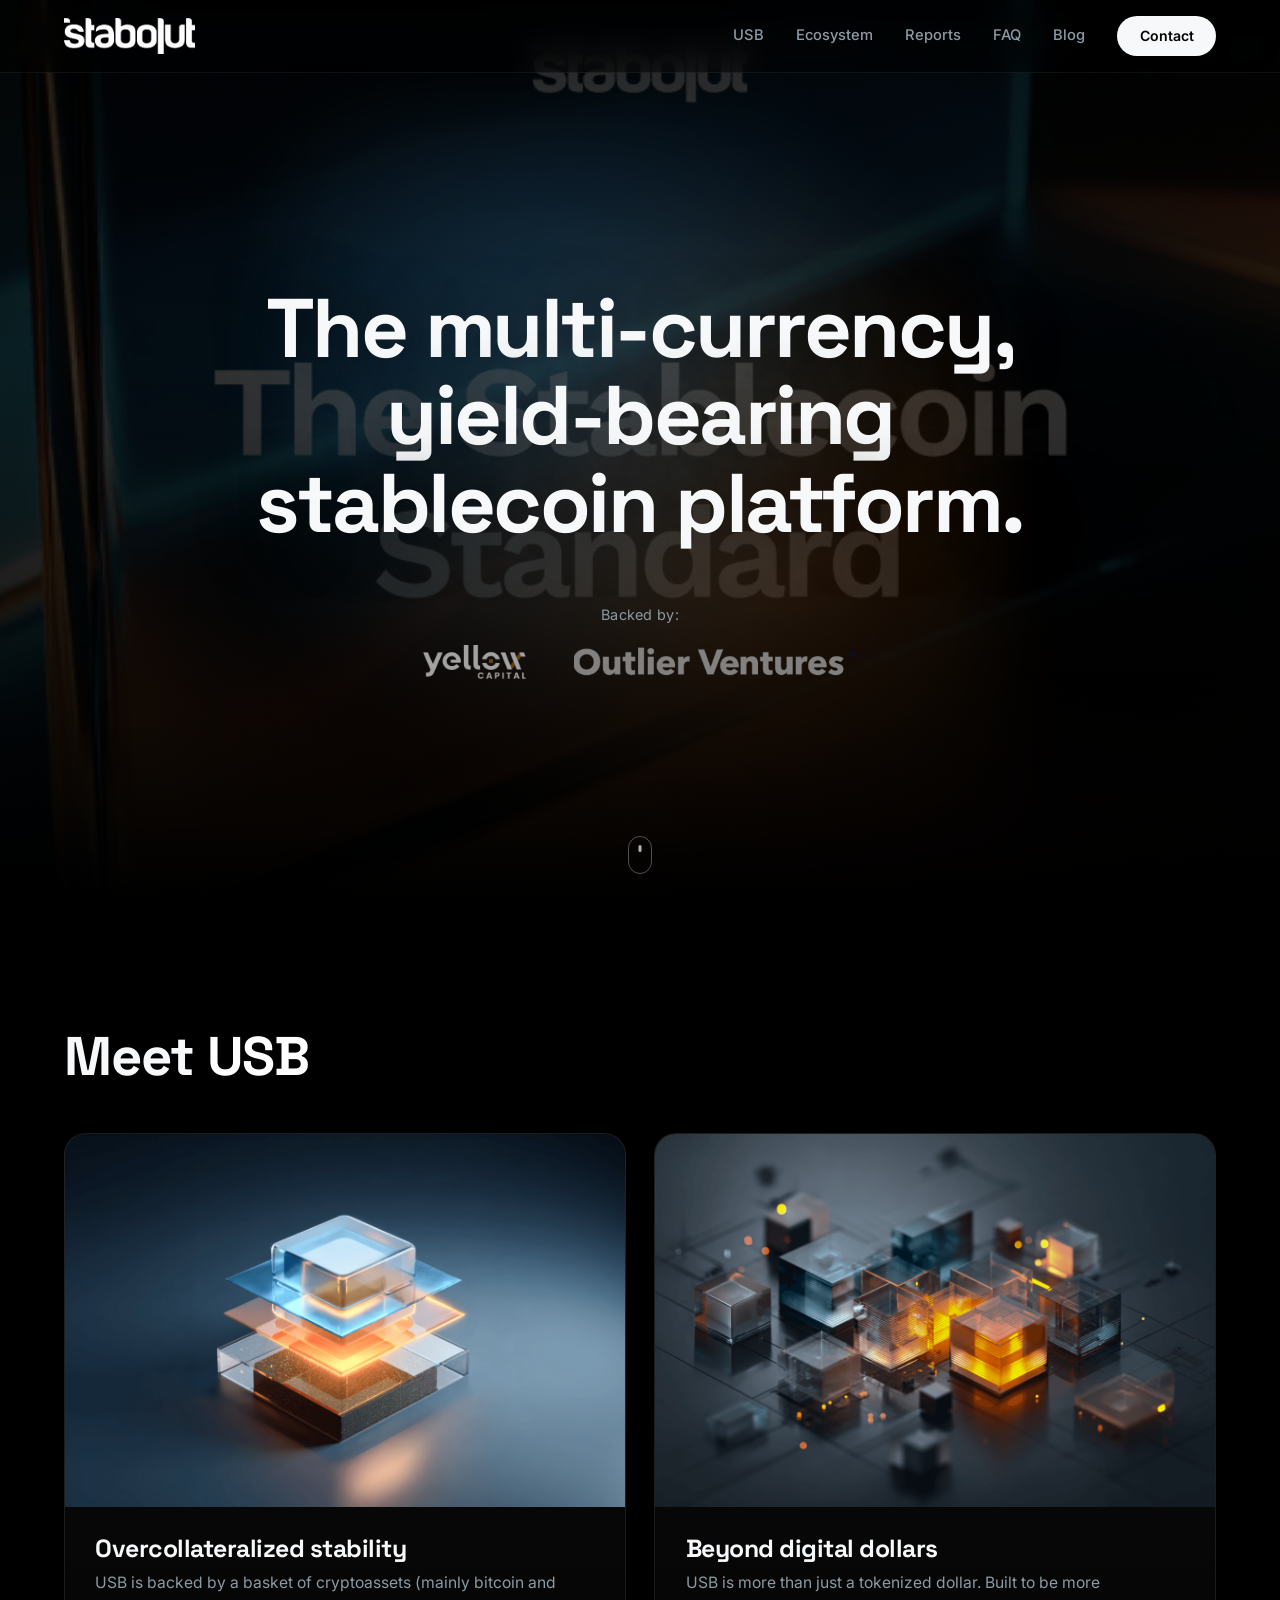
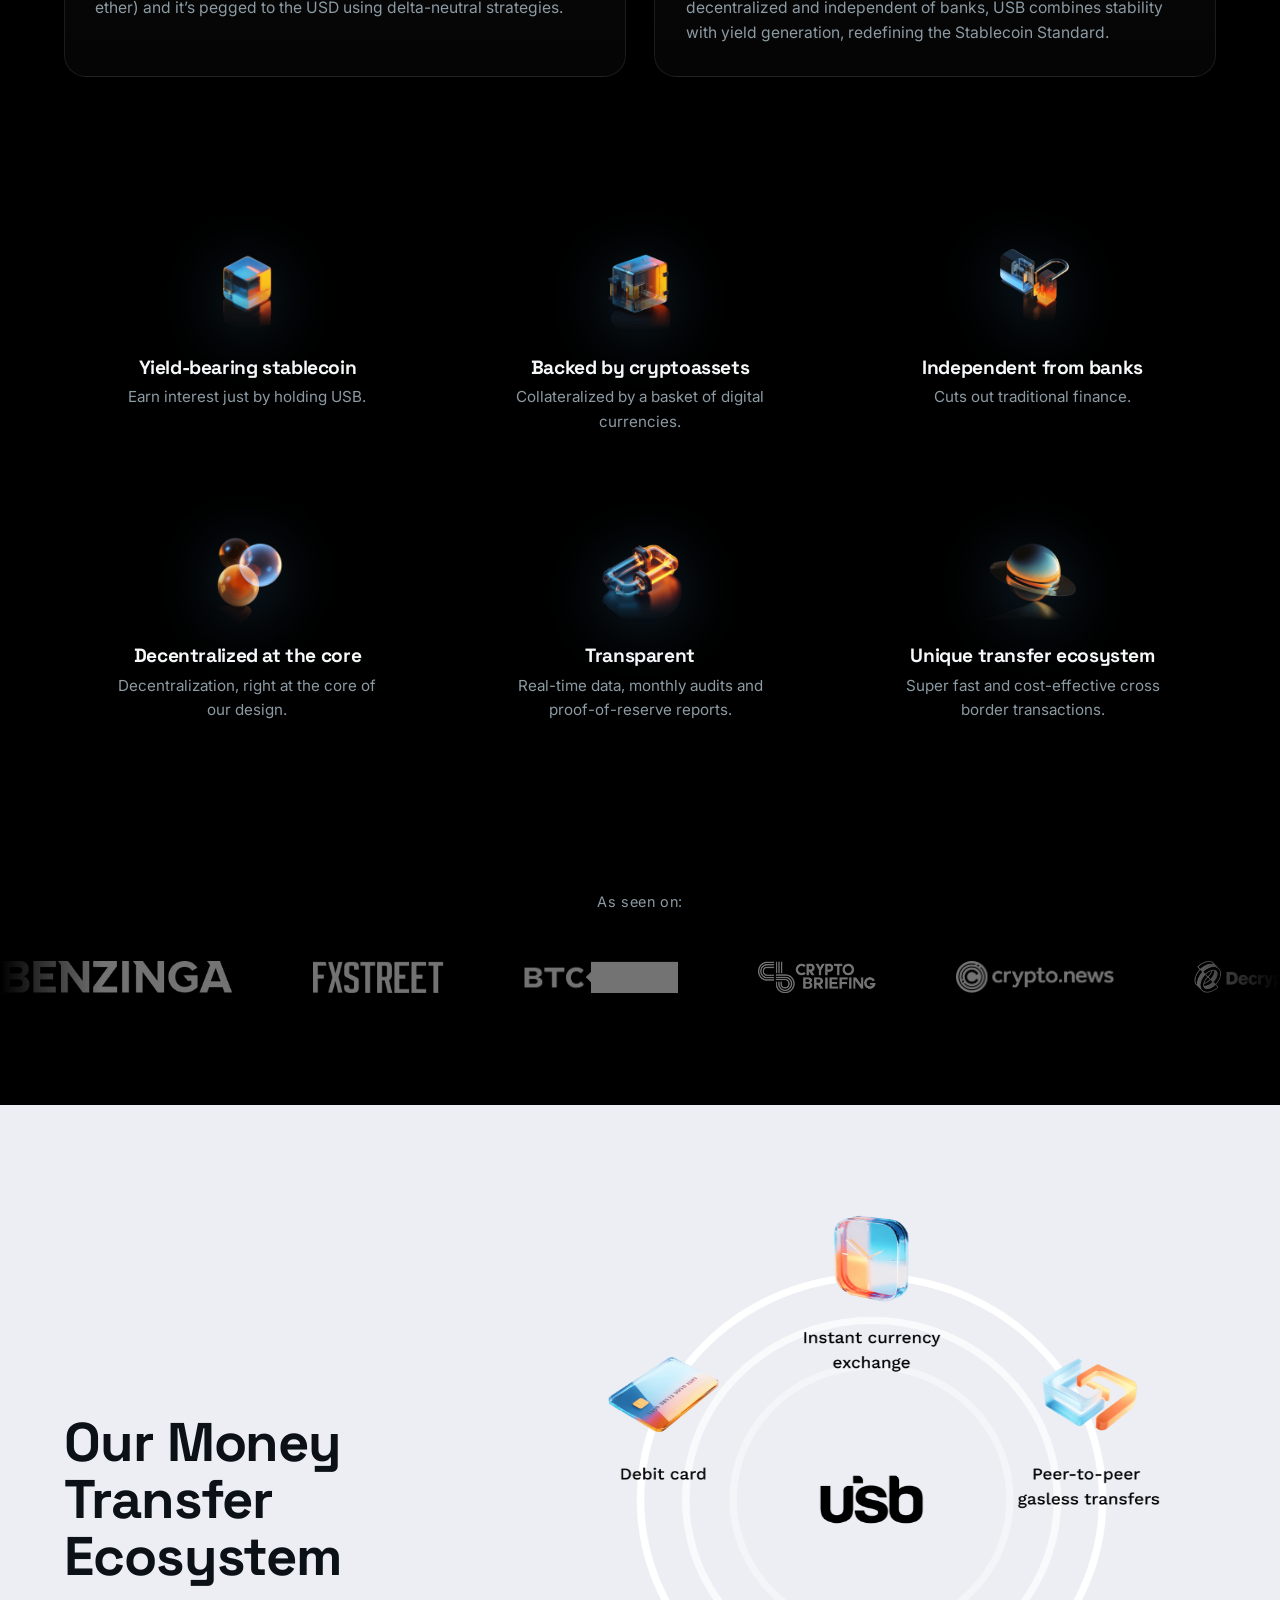
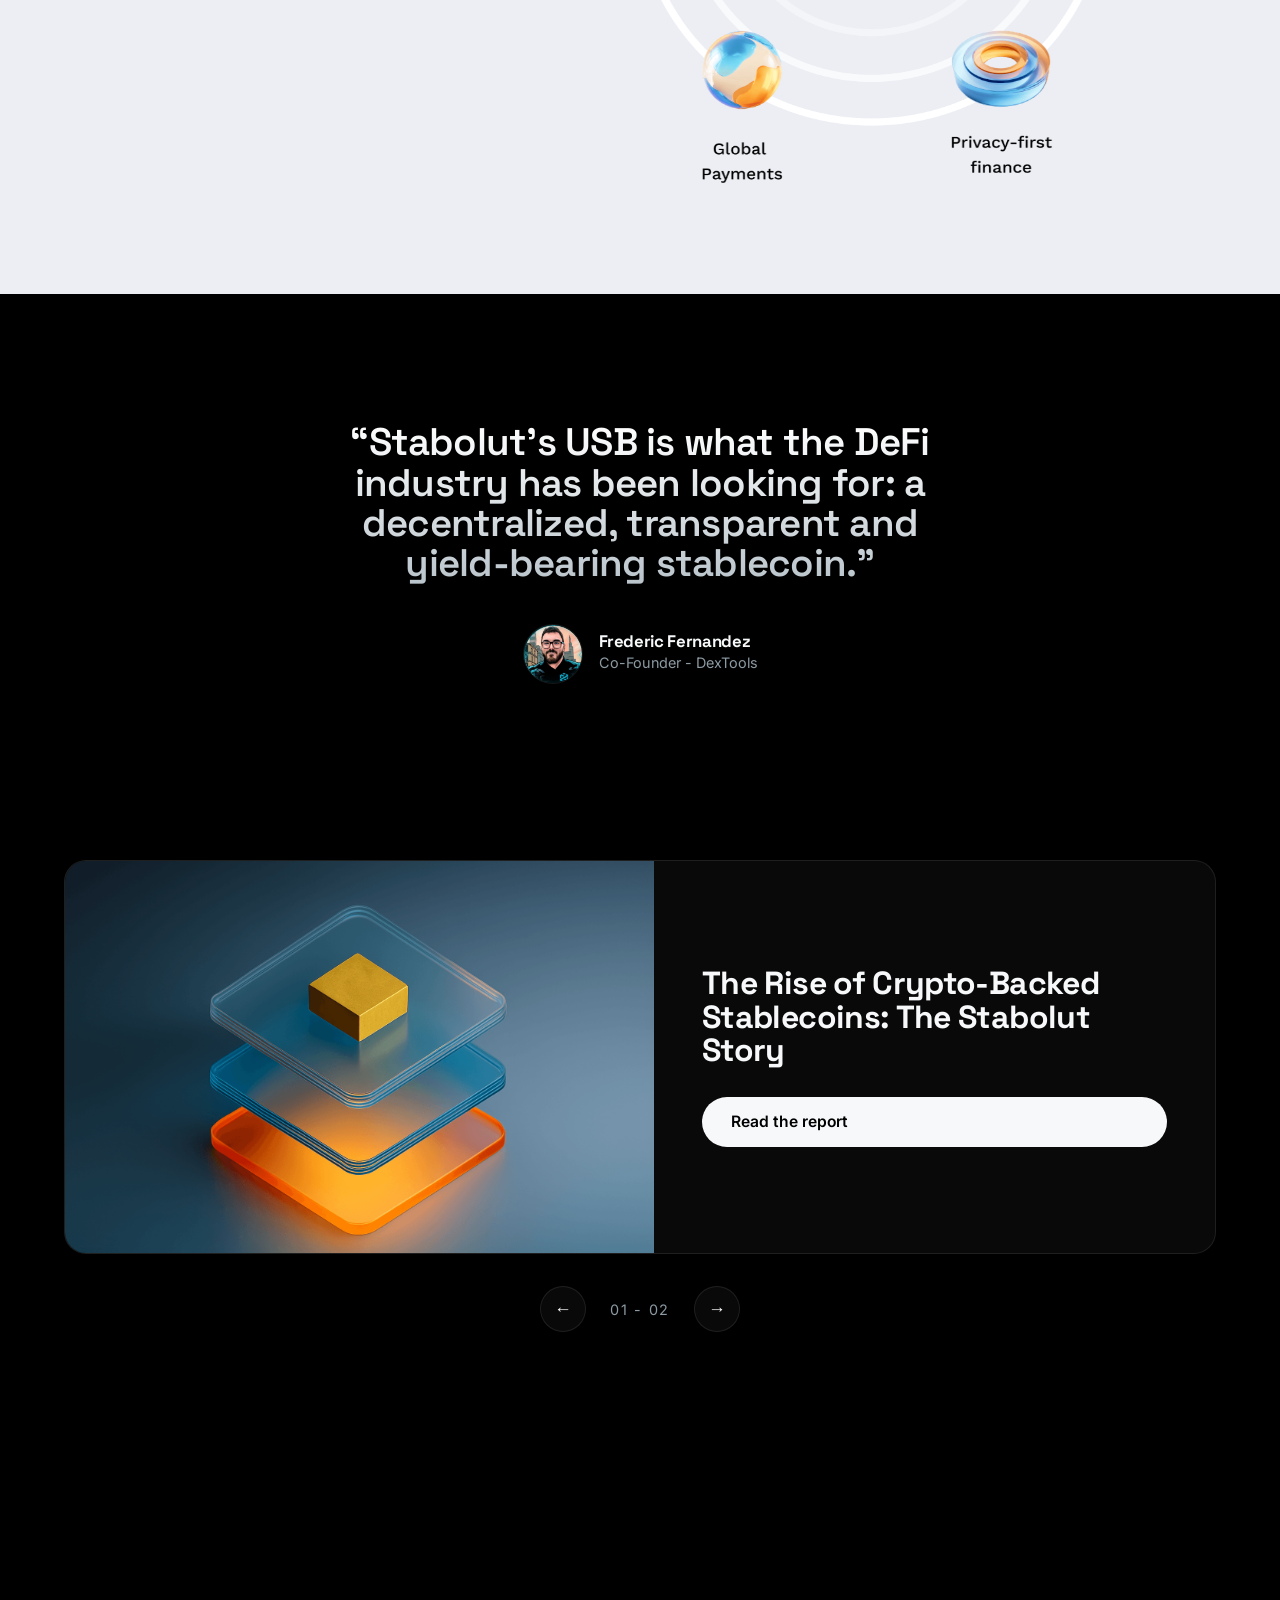
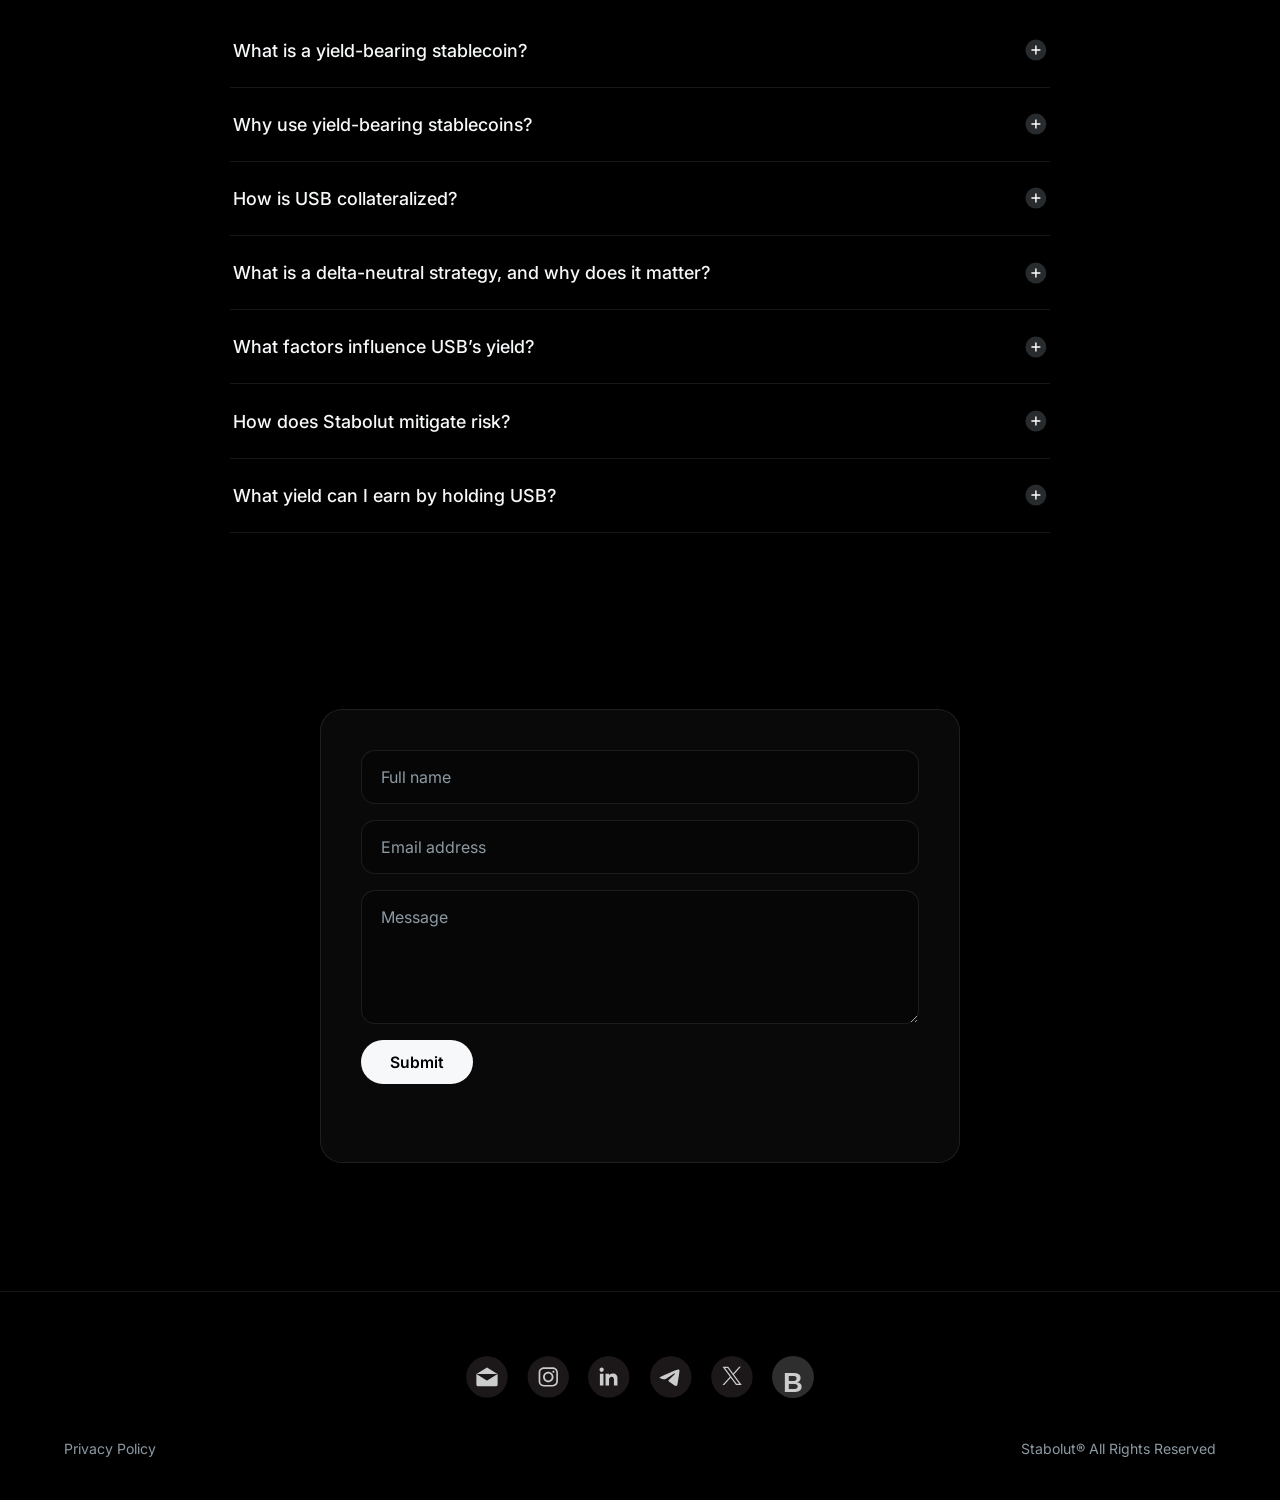
<file: index.html>
<!DOCTYPE html>
<html lang="en">
<head>
  <meta charset="UTF-8">
  <meta name="viewport" content="width=device-width, initial-scale=1.0">
  <title>Stabolut - The Stablecoin Standard</title>
  <meta name="description" content="Stabolut is the multi-currency, yield-bearing stablecoin platform. USB is backed by cryptoassets, pegged to the USD with delta-neutral strategies, decentralized and independent from banks.">
  <link rel="canonical" href="https://www.stabolut.com/">
  <meta name="robots" content="index, follow, max-image-preview:large">

  <!-- Open Graph -->
  <meta property="og:type" content="website">
  <meta property="og:url" content="https://www.stabolut.com/">
  <meta property="og:title" content="Stabolut - The Stablecoin Standard">
  <meta property="og:description" content="The multi-currency, yield-bearing stablecoin platform. Backed by cryptoassets, decentralized at the core.">
  <meta property="og:image" content="assets/og-image.png">

  <!-- Twitter -->
  <meta name="twitter:card" content="summary_large_image">
  <meta name="twitter:title" content="Stabolut - The Stablecoin Standard">
  <meta name="twitter:description" content="The multi-currency, yield-bearing stablecoin platform. Backed by cryptoassets, decentralized at the core.">
  <meta name="twitter:image" content="assets/og-image.png">

  <link rel="preconnect" href="https://fonts.googleapis.com">
  <link rel="preconnect" href="https://fonts.gstatic.com" crossorigin>
  <link href="https://fonts.googleapis.com/css2?family=Space+Grotesk:wght@500;600;700&family=Inter:wght@400;500;600&display=swap" rel="stylesheet">
  <link rel="stylesheet" href="styles.css">

  <!-- Structured data -->
  <script type="application/ld+json">
  {
    "@context": "https://schema.org",
    "@type": "Organization",
    "name": "Stabolut",
    "url": "https://www.stabolut.com/",
    "logo": "https://www.stabolut.com/assets/og-image.png",
    "email": "contact@stabolut.com",
    "sameAs": [
      "https://x.com/stabolut",
      "https://www.linkedin.com/company/stabolut/",
      "https://www.instagram.com/stabolut",
      "https://t.me/stabolutnews",
      "https://farcaster.xyz/stabolut"
    ]
  }
  </script>
<!-- Matomo -->
<script>
 var _paq = window._paq = window._paq || [];
 /* tracker methods like "setCustomDimension" should be called before "trackPageView" */
 _paq.push(["setDocumentTitle", document.domain + "/" + document.title]);
 _paq.push(["setCookieDomain", "*.stabolut.com"]);
 _paq.push(["setDomains", ["*.stabolut.com", "*.blog.stabolut.com"]]);
 _paq.push(["setDoNotTrack", true]);
 _paq.push(['trackPageView']);
 _paq.push(['enableLinkTracking']);
 (function() {
 var u="//matomo.montoya.xyz/";
 _paq.push(['setTrackerUrl', u+'matomo.php']);
 _paq.push(['setSiteId', '18']);
 var d=document, g=d.createElement('script'), s=d.getElementsByTagName('script')[0];
 g.async=true; g.src=u+'matomo.js'; s.parentNode.insertBefore(g,s);
 })();
</script>
<noscript><p><img referrerpolicy="no-referrer-when-downgrade" src="//matomo.montoya.xyz/matomo.php?idsite=18&amp;rec=1" style="border:0;" alt="" /></p></noscript>
<!-- End Matomo Code -->
</head>
<body>

  <!-- Header -->
  <header class="site-header" id="top">
    <div class="container header-inner">
      <a href="#top" class="logo" aria-label="Stabolut home"><img src="assets/stabolut-logo.png" alt="Stabolut" class="logo-img"></a>
      <nav class="main-nav" aria-label="Main navigation">
        <a href="#meet">USB</a>
        <a href="#ecosystem">Ecosystem</a>
        <a href="#reports">Reports</a>
        <a href="#faq">FAQ</a>
        <a href="https://blog.stabolut.com" target="_blank" rel="noopener">Blog</a>
        <a href="#contact" class="btn btn-small">Contact</a>
      </nav>
    </div>
  </header>

  <main>
    <!-- Hero -->
    <section class="hero">
      <!-- faint background motion (also WebGL fallback) -->
      <video class="hero-video" autoplay muted loop playsinline poster="assets/og-image.png">
        <source src="assets/hero-video.mp4" type="video/mp4">
      </video>
      <div class="hero-bg-glow" aria-hidden="true"></div>
      <div class="hero-overlay"></div>

      <div class="container hero-content">
        <h1 class="reveal">The multi-currency, yield&#8209;bearing stablecoin platform.</h1>
        <div class="backers reveal">
          <p>Backed by:</p>
          <div class="backer-logos">
            <img src="assets/backer-1.png" alt="Yellow Capital" loading="lazy">
            <img src="assets/backer-2.png" alt="Outlier Ventures" loading="lazy">
          </div>
        </div>
      </div>
      <div class="scroll-cue" aria-hidden="true"><span></span></div>
    </section>

    <!-- Meet USB -->
    <section class="meet" id="meet">
      <div class="container">
        <h2 class="section-title left reveal">Meet <span class="usb-inline">USB</span></h2>
        <div class="meet-cards">
          <article class="meet-card reveal">
            <div class="meet-card-img"><img src="assets/card-overcollateralized.png" alt="Layered glass cube representing overcollateralized stability" loading="lazy"></div>
            <h3>Overcollateralized stability</h3>
            <p>USB is backed by a basket of cryptoassets (mainly bitcoin and ether) and it&rsquo;s pegged to the USD using delta-neutral strategies.</p>
          </article>
          <article class="meet-card reveal">
            <div class="meet-card-img"><img src="assets/card-beyond-dollars.png" alt="Glass layers with orange glow representing USB beyond digital dollars" loading="lazy"></div>
            <h3>Beyond digital dollars</h3>
            <p>USB is more than just a tokenized dollar. Built to be more decentralized and independent of banks, USB combines stability with yield generation, redefining the Stablecoin Standard.</p>
          </article>
        </div>
      </div>
    </section>

    <!-- Features -->
    <section class="features">
      <div class="container">
        <div class="features-grid">
          <article class="feature reveal">
            <img src="assets/icon-yield.png" alt="Yield icon" loading="lazy">
            <h4>Yield-bearing stablecoin</h4>
            <p>Earn interest just by holding USB.</p>
          </article>
          <article class="feature reveal">
            <img src="assets/icon-backed.png" alt="Cryptoassets icon" loading="lazy">
            <h4>Backed by cryptoassets</h4>
            <p>Collateralized by a basket of digital currencies.</p>
          </article>
          <article class="feature reveal">
            <img src="assets/icon-banks.png" alt="Bank independence icon" loading="lazy">
            <h4>Independent from banks</h4>
            <p>Cuts out traditional finance.</p>
          </article>
          <article class="feature reveal">
            <img src="assets/icon-decentralized.png" alt="Decentralization icon" loading="lazy">
            <h4>Decentralized at the core</h4>
            <p>Decentralization, right at the core of our design.</p>
          </article>
          <article class="feature reveal">
            <img src="assets/icon-transparent.png" alt="Transparency icon" loading="lazy">
            <h4>Transparent</h4>
            <p>Real-time data, monthly audits and proof-of-reserve reports.</p>
          </article>
          <article class="feature reveal">
            <img src="assets/icon-transfer.png" alt="Transfer ecosystem icon" loading="lazy">
            <h4>Unique transfer ecosystem</h4>
            <p>Super fast and cost-effective cross border transactions.</p>
          </article>
        </div>
      </div>
    </section>

    <!-- Press marquee -->
    <section class="press" aria-label="As seen on">
      <div class="container"><p class="press-label">As seen on:</p></div>
      <div class="marquee">
        <div class="marquee-track">
          <img src="assets/press-1.png" alt="Benzinga">
          <img src="assets/press-2.png" alt="FXStreet">
          <img src="assets/press-3.png" alt="BTC Echo">
          <img src="assets/press-4.png" alt="Crypto Briefing">
          <img src="assets/press-5.png" alt="crypto.news">
          <img src="assets/press-6.png" alt="Decrypt">
          <img src="assets/press-1.png" alt="" aria-hidden="true">
          <img src="assets/press-2.png" alt="" aria-hidden="true">
          <img src="assets/press-3.png" alt="" aria-hidden="true">
          <img src="assets/press-4.png" alt="" aria-hidden="true">
          <img src="assets/press-5.png" alt="" aria-hidden="true">
          <img src="assets/press-6.png" alt="" aria-hidden="true">
        </div>
      </div>
    </section>

    <!-- Ecosystem -->
    <section class="ecosystem" id="ecosystem">
      <div class="container">
        <h2 class="section-title reveal">Our Money Transfer Ecosystem</h2>
        <img class="ecosystem-img reveal" src="assets/ecosystem.png" alt="USB ecosystem: instant currency exchange, peer-to-peer gasless transfers, privacy-first finance, global payments and debit card" loading="lazy">
      </div>
    </section>

    <!-- Testimonial -->
    <section class="testimonial">
      <div class="container reveal">
        <blockquote>
          <h3>&ldquo;Stabolut&rsquo;s USB is what the DeFi industry has been looking for: a decentralized, transparent and yield-bearing stablecoin.&rdquo;</h3>
        </blockquote>
        <div class="testimonial-author">
          <img src="assets/frederic.jpg" alt="Frederic Fernandez" loading="lazy">
          <div>
            <h4>Frederic Fernandez</h4>
            <p>Co-Founder - DexTools</p>
          </div>
        </div>
      </div>
    </section>

    <!-- Reports slider -->
    <section class="reports" id="reports">
      <div class="container">
        <div class="slider" data-slider>
          <div class="slides">
            <article class="slide is-active">
              <img src="assets/report-1.png" alt="Report cover: layered glass squares with golden cube" loading="lazy">
              <div class="slide-body">
                <h3>The Rise of Crypto-Backed Stablecoins: The Stabolut Story</h3>
                <a class="btn" href="#" data-report="1">Read the report</a>
              </div>
            </article>
            <article class="slide">
              <img src="assets/report-2.png" alt="Report cover: glass panel with blue and orange reflections" loading="lazy">
              <div class="slide-body">
                <h3>Pioneering Decentralised Stability in the Volatile World of Crypto</h3>
                <a class="btn" href="#" data-report="2">Read the report</a>
              </div>
            </article>
          </div>
          <div class="slider-nav">
            <button class="slider-btn" data-prev aria-label="Previous report">&larr;</button>
            <span class="slider-count">01 - 02</span>
            <button class="slider-btn" data-next aria-label="Next report">&rarr;</button>
          </div>
        </div>
      </div>
    </section>

    <!-- FAQ -->
    <section class="faq" id="faq">
      <div class="container">
        <h2 class="section-title reveal">FAQ</h2>
        <div class="faq-list">
          <div class="faq-item">
            <button class="faq-question" aria-expanded="false">
              <span>What is a yield-bearing stablecoin?</span>
              <img src="assets/chevron.svg" alt="" class="chevron">
            </button>
            <div class="faq-answer"><p>A yield-bearing stablecoin is a digital currency that maintains a stable value while automatically generating returns for its holders. With USB, you earn interest simply by holding the token in your wallet, with no staking or lock-ups required.</p></div>
          </div>
          <div class="faq-item">
            <button class="faq-question" aria-expanded="false">
              <span>Why use yield-bearing stablecoins?</span>
              <img src="assets/chevron.svg" alt="" class="chevron">
            </button>
            <div class="faq-answer"><p>Traditional stablecoins keep the yield generated by their reserves. Yield-bearing stablecoins pass those returns to holders, so your money works for you while staying stable, accessible and usable for payments.</p></div>
          </div>
          <div class="faq-item">
            <button class="faq-question" aria-expanded="false">
              <span>How is USB collateralized?</span>
              <img src="assets/chevron.svg" alt="" class="chevron">
            </button>
            <div class="faq-answer"><p>USB is backed by a basket of cryptoassets, mainly bitcoin and ether. The collateral is hedged with delta-neutral strategies so the value of the backing remains stable in USD terms regardless of market movements.</p></div>
          </div>
          <div class="faq-item">
            <button class="faq-question" aria-expanded="false">
              <span>What is a delta-neutral strategy, and why does it matter?</span>
              <img src="assets/chevron.svg" alt="" class="chevron">
            </button>
            <div class="faq-answer"><p>A delta-neutral strategy offsets the price exposure of the collateral by holding equivalent short positions. If bitcoin or ether move up or down, gains and losses cancel out, keeping USB pegged to the USD without relying on banks.</p></div>
          </div>
          <div class="faq-item">
            <button class="faq-question" aria-expanded="false">
              <span>What factors influence USB&rsquo;s yield?</span>
              <img src="assets/chevron.svg" alt="" class="chevron">
            </button>
            <div class="faq-answer"><p>USB&rsquo;s yield comes primarily from funding rates on the derivative positions used in the delta-neutral strategy. Market conditions, demand for leverage and the composition of the collateral basket all influence the rate.</p></div>
          </div>
          <div class="faq-item">
            <button class="faq-question" aria-expanded="false">
              <span>How does Stabolut mitigate risk?</span>
              <img src="assets/chevron.svg" alt="" class="chevron">
            </button>
            <div class="faq-answer"><p>Stabolut combines overcollateralization, diversified venues, real-time monitoring, monthly audits and proof-of-reserve reports. Decentralization at the protocol level removes single points of failure.</p></div>
          </div>
          <div class="faq-item">
            <button class="faq-question" aria-expanded="false">
              <span>What yield can I earn by holding USB?</span>
              <img src="assets/chevron.svg" alt="" class="chevron">
            </button>
            <div class="faq-answer"><p>The yield is variable and depends on market conditions. Historical funding rates in crypto derivatives markets have typically produced attractive returns compared to traditional savings products. Real-time rates are published on our platform.</p></div>
          </div>
        </div>
      </div>
    </section>

    <!-- Contact -->
    <section class="contact" id="contact">
      <div class="container">
        <form class="contact-form reveal" id="contactForm" action="https://formspree.io/f/meebjvqb" method="POST">
          <input type="hidden" name="_subject" value="Contact from stabolut.com">
          <input type="hidden" name="_next" value="https://stabolut.com/?submitted=true">
          <input type="text" name="_gotcha" style="display:none">
          <label for="fullName">Full name</label>
          <input type="text" id="fullName" name="name" placeholder="Full name" required autocomplete="name">
          <label for="email">Email address</label>
          <input type="email" id="email" name="_replyto" placeholder="Email address" required autocomplete="email">
          <label for="message">Message</label>
          <textarea id="message" name="message" placeholder="Message" rows="5" required></textarea>
          <button type="submit" class="btn btn-submit">Submit</button>
          <p class="form-status" role="status" aria-live="polite"></p>
        </form>
      </div>
    </section>
  </main>

  <!-- Footer -->
  <footer class="site-footer">
    <div class="container">
      <div class="socials">
        <a href="mailto:contact@stabolut.com" aria-label="Email"><img src="assets/social-email.svg" alt="Email"></a>
        <a href="https://www.instagram.com/stabolut" target="_blank" rel="noopener" aria-label="Instagram"><img src="assets/social-instagram.svg" alt="Instagram"></a>
        <a href="https://www.linkedin.com/company/stabolut/" target="_blank" rel="noopener" aria-label="LinkedIn"><img src="assets/social-linkedin.svg" alt="LinkedIn"></a>
        <a href="https://t.me/stabolutnews" target="_blank" rel="noopener" aria-label="Telegram"><img src="assets/social-telegram.svg" alt="Telegram"></a>
        <a href="https://x.com/stabolut" target="_blank" rel="noopener" aria-label="X"><img src="assets/social-x.svg" alt="X"></a>
        <a href="https://blog.stabolut.com" target="_blank" rel="noopener" aria-label="Blog"><img src="assets/social-blog.svg" alt="Blog"></a>
      </div>
      <div class="footer-bottom">
        <a href="/privacy.html">Privacy Policy</a>
        <p>Stabolut&reg; All Rights Reserved</p>
      </div>
    </div>
  </footer>

  <script src="script.js" defer></script>
</body>
</html>
</file>
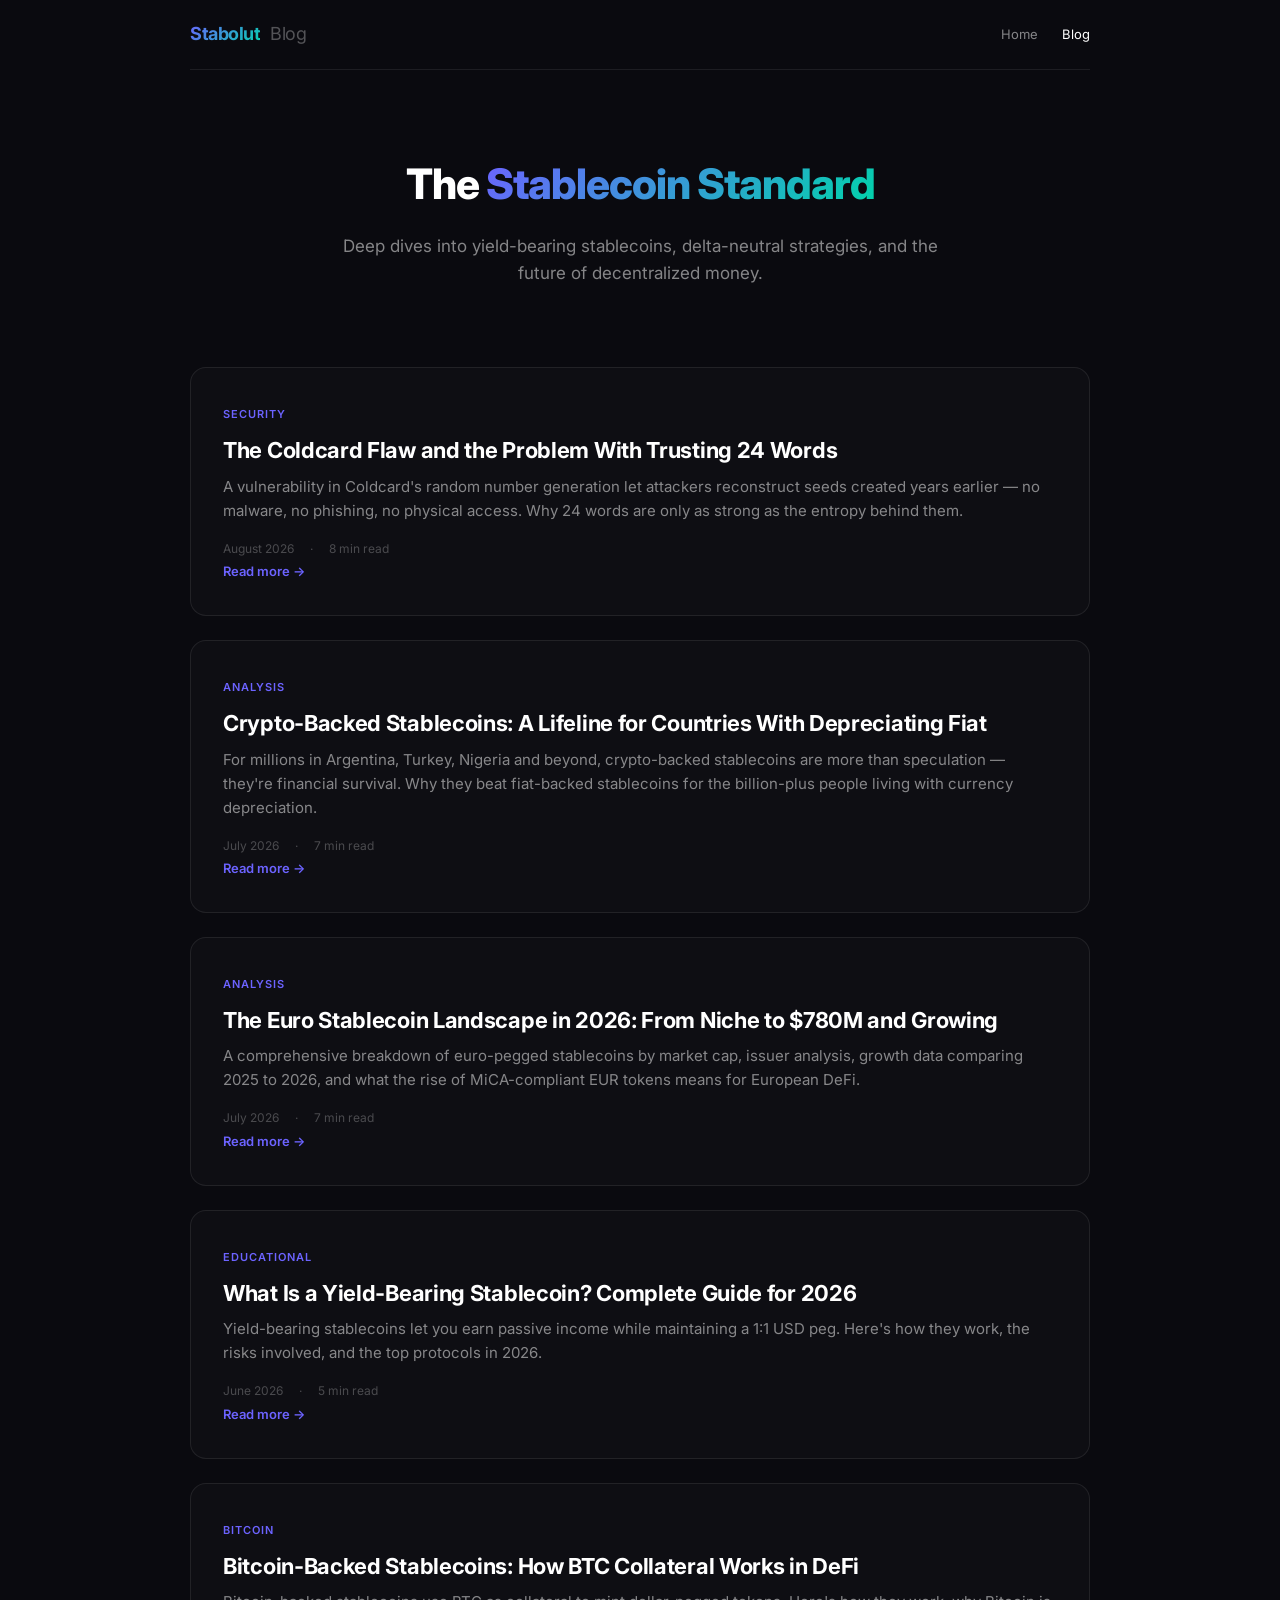
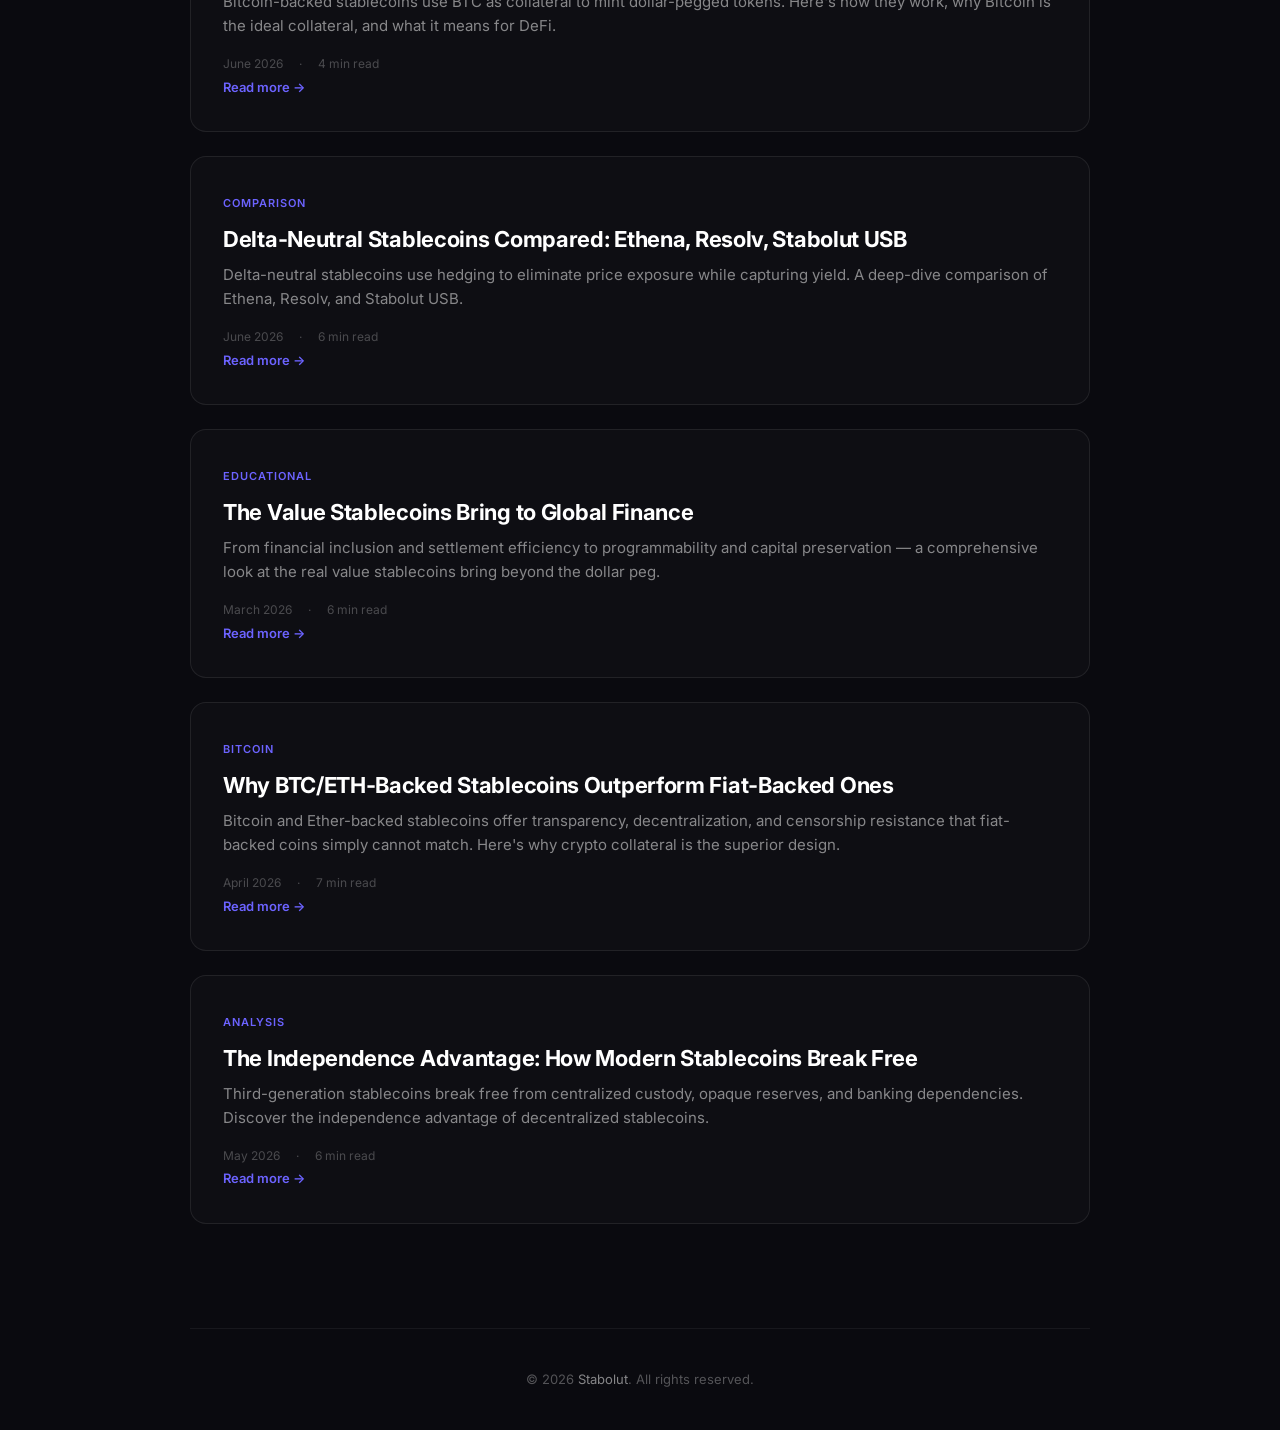
<file: blog/index.html>
<!DOCTYPE html>
<html lang="en">
<head>
<meta charset="UTF-8">
<meta name="viewport" content="width=device-width, initial-scale=1.0">
<title>Stabolut Blog — The Stablecoin Standard</title>
<meta name="description" content="Learn about yield-bearing stablecoins, Bitcoin-backed collateral, delta-neutral strategies, and how Stabolut USB is building the next generation of decentralized stablecoins.">
<link rel="canonical" href="https://blog.stabolut.com/">
<link rel="preconnect" href="https://fonts.googleapis.com">
<link rel="preconnect" href="https://fonts.gstatic.com" crossorigin>
<link href="https://fonts.googleapis.com/css2?family=Inter:wght@300;400;500;600;700;800;900&display=swap" rel="stylesheet">
<style>
*{margin:0;padding:0;box-sizing:border-box}
body{font-family:Inter,-apple-system,sans-serif;background:#0a0a0f;color:#fff;overflow-x:hidden;line-height:1.6}
a{color:inherit;text-decoration:none}
.container{max-width:900px;margin:0 auto;padding:0 24px}

/* Nav */
.nav{display:flex;align-items:center;justify-content:space-between;padding:20px 0;border-bottom:1px solid rgba(255,255,255,.08)}
.nav .logo{display:flex;align-items:center;gap:10px;font-size:18px;font-weight:700;letter-spacing:-.5px}
.nav .logo .grad{background:linear-gradient(135deg,#6c63ff,#00d4aa);-webkit-background-clip:text;-webkit-text-fill-color:transparent;background-clip:text}
.nav .links{display:flex;gap:24px;font-size:13px;color:rgba(255,255,255,.5)}
.nav .links a{transition:color .15s}
.nav .links a:hover{color:#fff}
.nav .links a.active{color:#fff}

/* Header */
.blog-header{padding:80px 0 40px;text-align:center}
.blog-header h1{font-size:42px;font-weight:800;letter-spacing:-1px;margin-bottom:16px}
.blog-header h1 span{background:linear-gradient(135deg,#6c63ff,#00d4aa);-webkit-background-clip:text;-webkit-text-fill-color:transparent;background-clip:text}
.blog-header p{font-size:17px;color:rgba(255,255,255,.5);max-width:600px;margin:0 auto}

/* Article Grid */
.articles{padding:40px 0 80px}
.article-card{background:rgba(255,255,255,.02);border:1px solid rgba(255,255,255,.08);border-radius:16px;padding:32px;margin-bottom:24px;transition:all .2s}
.article-card:hover{border-color:rgba(108,99,255,.4);background:rgba(108,99,255,.04);transform:translateY(-2px)}
.article-card .tag{display:inline-block;font-size:11px;font-weight:600;text-transform:uppercase;letter-spacing:1px;color:#6c63ff;margin-bottom:12px}
.article-card h2{font-size:22px;font-weight:700;letter-spacing:-.3px;margin-bottom:10px;line-height:1.3}
.article-card p{font-size:15px;color:rgba(255,255,255,.5);line-height:1.6;margin-bottom:16px}
.article-card .meta{font-size:12px;color:rgba(255,255,255,.25);display:flex;gap:16px}
.article-card .read-more{font-size:13px;font-weight:600;color:#6c63ff;transition:color .15s}
.article-card:hover .read-more{color:#00d4aa}

/* Footer */
.footer{text-align:center;padding:40px 0;border-top:1px solid rgba(255,255,255,.06);color:rgba(255,255,255,.3);font-size:13px}
.footer a{color:rgba(255,255,255,.5)}
.footer a:hover{color:#fff}

/* Responsive */
@media(max-width:640px){
.blog-header h1{font-size:30px}
.blog-header{padding:50px 0 30px}
.article-card{padding:24px}
.article-card h2{font-size:19px}
}
</style>
<!-- Matomo -->
<script>
 var _paq = window._paq = window._paq || [];
 /* tracker methods like "setCustomDimension" should be called before "trackPageView" */
 _paq.push(["setDocumentTitle", document.domain + "/" + document.title]);
 _paq.push(["setCookieDomain", "*.stabolut.com"]);
 _paq.push(["setDomains", ["*.stabolut.com", "*.blog.stabolut.com"]]);
 _paq.push(["setDoNotTrack", true]);
 _paq.push(['trackPageView']);
 _paq.push(['enableLinkTracking']);
 (function() {
 var u="//matomo.montoya.xyz/";
 _paq.push(['setTrackerUrl', u+'matomo.php']);
 _paq.push(['setSiteId', '18']);
 var d=document, g=d.createElement('script'), s=d.getElementsByTagName('script')[0];
 g.async=true; g.src=u+'matomo.js'; s.parentNode.insertBefore(g,s);
 })();
</script>
<noscript><p><img referrerpolicy="no-referrer-when-downgrade" src="//matomo.montoya.xyz/matomo.php?idsite=18&amp;rec=1" style="border:0;" alt="" /></p></noscript>
<!-- End Matomo Code -->
</head>
<body>
<nav class="nav container">
  <a href="/" class="logo"><span class="grad">Stabolut</span> <span style="color:rgba(255,255,255,.3);font-weight:400">Blog</span></a>
  <div class="links">
    <a href="https://stabolut.com">Home</a>
    <a href="/" class="active">Blog</a>
  </div>
</nav>

<header class="blog-header container">
  <h1>The <span>Stablecoin Standard</span></h1>
  <p>Deep dives into yield-bearing stablecoins, delta-neutral strategies, and the future of decentralized money.</p>
</header>

<section class="articles container">
  <div class="article-card">
    <div class="tag">Security</div>
    <h2><a href="/coldcard-flaw-trusting-24-words.html">The Coldcard Flaw and the Problem With Trusting 24 Words</a></h2>
    <p>A vulnerability in Coldcard's random number generation let attackers reconstruct seeds created years earlier — no malware, no phishing, no physical access. Why 24 words are only as strong as the entropy behind them.</p>
    <div class="meta">
      <span>August 2026</span>
      <span>·</span>
      <span>8 min read</span>
    </div>
    <a href="/coldcard-flaw-trusting-24-words.html" class="read-more">Read more →</a>
  </div>

  <div class="article-card">
    <div class="tag">Analysis</div>
    <h2><a href="/crypto-backed-stablecoins-hyperinflation.html">Crypto-Backed Stablecoins: A Lifeline for Countries With Depreciating Fiat</a></h2>
    <p>For millions in Argentina, Turkey, Nigeria and beyond, crypto-backed stablecoins are more than speculation — they're financial survival. Why they beat fiat-backed stablecoins for the billion-plus people living with currency depreciation.</p>
    <div class="meta">
      <span>July 2026</span>
      <span>·</span>
      <span>7 min read</span>
    </div>
    <a href="/crypto-backed-stablecoins-hyperinflation.html" class="read-more">Read more →</a>
  </div>

  <div class="article-card">
    <div class="tag">Analysis</div>
    <h2><a href="/euro-stablecoins-landscape-2026.html">The Euro Stablecoin Landscape in 2026: From Niche to $780M and Growing</a></h2>
    <p>A comprehensive breakdown of euro-pegged stablecoins by market cap, issuer analysis, growth data comparing 2025 to 2026, and what the rise of MiCA-compliant EUR tokens means for European DeFi.</p>
    <div class="meta">
      <span>July 2026</span>
      <span>·</span>
      <span>7 min read</span>
    </div>
    <a href="/euro-stablecoins-landscape-2026.html" class="read-more">Read more →</a>
  </div>

  <div class="article-card">
    <div class="tag">Educational</div>
    <h2><a href="/what-is-a-yield-bearing-stablecoin.html">What Is a Yield-Bearing Stablecoin? Complete Guide for 2026</a></h2>
    <p>Yield-bearing stablecoins let you earn passive income while maintaining a 1:1 USD peg. Here's how they work, the risks involved, and the top protocols in 2026.</p>
    <div class="meta">
      <span>June 2026</span>
      <span>·</span>
      <span>5 min read</span>
    </div>
    <a href="/what-is-a-yield-bearing-stablecoin.html" class="read-more">Read more →</a>
  </div>

  <div class="article-card">
    <div class="tag">Bitcoin</div>
    <h2><a href="/bitcoin-backed-stablecoins.html">Bitcoin-Backed Stablecoins: How BTC Collateral Works in DeFi</a></h2>
    <p>Bitcoin-backed stablecoins use BTC as collateral to mint dollar-pegged tokens. Here's how they work, why Bitcoin is the ideal collateral, and what it means for DeFi.</p>
    <div class="meta">
      <span>June 2026</span>
      <span>·</span>
      <span>4 min read</span>
    </div>
    <a href="/bitcoin-backed-stablecoins.html" class="read-more">Read more →</a>
  </div>

  <div class="article-card">
    <div class="tag">Comparison</div>
    <h2><a href="/delta-neutral-stablecoins-comparison.html">Delta-Neutral Stablecoins Compared: Ethena, Resolv, Stabolut USB</a></h2>
    <p>Delta-neutral stablecoins use hedging to eliminate price exposure while capturing yield. A deep-dive comparison of Ethena, Resolv, and Stabolut USB.</p>
    <div class="meta">
      <span>June 2026</span>
      <span>·</span>
      <span>6 min read</span>
    </div>
    <a href="/delta-neutral-stablecoins-comparison.html" class="read-more">Read more →</a>
  </div>

  <div class="article-card">
    <div class="tag">Educational</div>
    <h2><a href="/value-of-stablecoins.html">The Value Stablecoins Bring to Global Finance</a></h2>
    <p>From financial inclusion and settlement efficiency to programmability and capital preservation — a comprehensive look at the real value stablecoins bring beyond the dollar peg.</p>
    <div class="meta">
      <span>March 2026</span>
      <span>·</span>
      <span>6 min read</span>
    </div>
    <a href="/value-of-stablecoins.html" class="read-more">Read more →</a>
  </div>

  <div class="article-card">
    <div class="tag">Bitcoin</div>
    <h2><a href="/btc-eth-backed-vs-fiat-stablecoins.html">Why BTC/ETH-Backed Stablecoins Outperform Fiat-Backed Ones</a></h2>
    <p>Bitcoin and Ether-backed stablecoins offer transparency, decentralization, and censorship resistance that fiat-backed coins simply cannot match. Here's why crypto collateral is the superior design.</p>
    <div class="meta">
      <span>April 2026</span>
      <span>·</span>
      <span>7 min read</span>
    </div>
    <a href="/btc-eth-backed-vs-fiat-stablecoins.html" class="read-more">Read more →</a>
  </div>

  <div class="article-card">
    <div class="tag">Analysis</div>
    <h2><a href="/independence-advantage-modern-stablecoins.html">The Independence Advantage: How Modern Stablecoins Break Free</a></h2>
    <p>Third-generation stablecoins break free from centralized custody, opaque reserves, and banking dependencies. Discover the independence advantage of decentralized stablecoins.</p>
    <div class="meta">
      <span>May 2026</span>
      <span>·</span>
      <span>6 min read</span>
    </div>
    <a href="/independence-advantage-modern-stablecoins.html" class="read-more">Read more →</a>
  </div>
</section>

<footer class="footer container">
  <p>© 2026 <a href="https://stabolut.com">Stabolut</a>. All rights reserved.</p>
</footer>
</body>
</html>
</file>
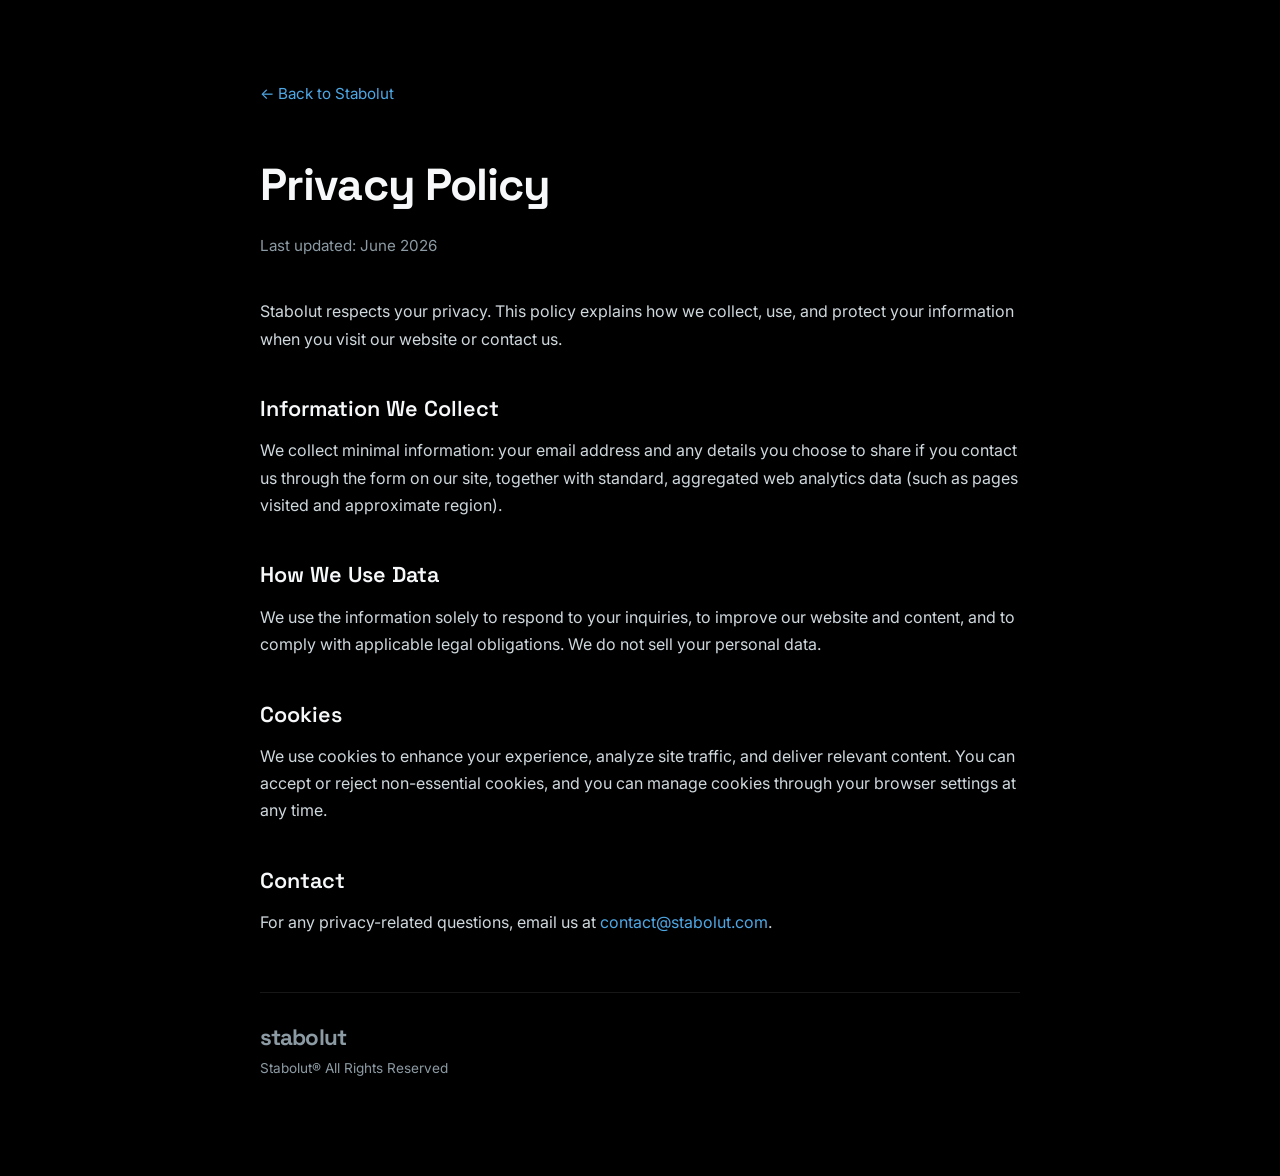
<file: privacy.html>
<!DOCTYPE html>
<html lang="en">
<head>
  <meta charset="UTF-8">
  <meta name="viewport" content="width=device-width, initial-scale=1.0">
  <title>Privacy Policy | Stabolut</title>
  <meta name="description" content="Stabolut privacy policy.">
  <meta name="robots" content="index, follow">
  <link rel="preconnect" href="https://fonts.googleapis.com">
  <link rel="preconnect" href="https://fonts.gstatic.com" crossorigin>
  <link href="https://fonts.googleapis.com/css2?family=Space+Grotesk:wght@600;700&family=Inter:wght@400;500&display=swap" rel="stylesheet">
  <style>
    :root { --bg:#000; --text:#f6f8f9; --muted:#8c9aa3; --accent:#4ea8e6; }
    * { margin:0; padding:0; box-sizing:border-box; }
    body { font-family:'Inter',system-ui,sans-serif; background:var(--bg); color:var(--text); line-height:1.7; padding:0 24px; }
    .wrap { max-width:760px; margin:0 auto; padding:80px 0 96px; }
    a { color:var(--accent); text-decoration:none; }
    a:hover { text-decoration:underline; }
    .back { font-size:0.95rem; display:inline-block; margin-bottom:2.5rem; }
    h1 { font-family:'Space Grotesk',sans-serif; font-size:clamp(2rem,5vw,2.8rem); font-weight:700; letter-spacing:-0.02em; margin-bottom:0.6rem; }
    h2 { font-family:'Space Grotesk',sans-serif; font-size:1.35rem; font-weight:600; margin:2.4rem 0 0.6rem; }
    p { color:#cfd8dd; margin-bottom:1rem; }
    .updated { color:var(--muted); font-size:0.95rem; margin-bottom:2.5rem; }
    .logo { font-family:'Space Grotesk',sans-serif; font-weight:700; font-size:1.4rem; letter-spacing:-0.04em; }
    footer { border-top:1px solid rgba(255,255,255,0.09); margin-top:3.5rem; padding-top:1.6rem; color:var(--muted); font-size:0.85rem; }
  </style>
<!-- Matomo -->
<script>
 var _paq = window._paq = window._paq || [];
 /* tracker methods like "setCustomDimension" should be called before "trackPageView" */
 _paq.push(["setDocumentTitle", document.domain + "/" + document.title]);
 _paq.push(["setCookieDomain", "*.stabolut.com"]);
 _paq.push(["setDomains", ["*.stabolut.com", "*.blog.stabolut.com"]]);
 _paq.push(["setDoNotTrack", true]);
 _paq.push(['trackPageView']);
 _paq.push(['enableLinkTracking']);
 (function() {
 var u="//matomo.montoya.xyz/";
 _paq.push(['setTrackerUrl', u+'matomo.php']);
 _paq.push(['setSiteId', '18']);
 var d=document, g=d.createElement('script'), s=d.getElementsByTagName('script')[0];
 g.async=true; g.src=u+'matomo.js'; s.parentNode.insertBefore(g,s);
 })();
</script>
<noscript><p><img referrerpolicy="no-referrer-when-downgrade" src="//matomo.montoya.xyz/matomo.php?idsite=18&amp;rec=1" style="border:0;" alt="" /></p></noscript>
<!-- End Matomo Code -->
</head>
<body>
  <div class="wrap">
    <a class="back" href="/">&larr; Back to Stabolut</a>
    <h1>Privacy Policy</h1>
    <p class="updated">Last updated: June 2026</p>

    <p>Stabolut respects your privacy. This policy explains how we collect, use, and protect your information when you visit our website or contact us.</p>

    <h2>Information We Collect</h2>
    <p>We collect minimal information: your email address and any details you choose to share if you contact us through the form on our site, together with standard, aggregated web analytics data (such as pages visited and approximate region).</p>

    <h2>How We Use Data</h2>
    <p>We use the information solely to respond to your inquiries, to improve our website and content, and to comply with applicable legal obligations. We do not sell your personal data.</p>

    <h2>Cookies</h2>
    <p>We use cookies to enhance your experience, analyze site traffic, and deliver relevant content. You can accept or reject non-essential cookies, and you can manage cookies through your browser settings at any time.</p>

    <h2>Contact</h2>
    <p>For any privacy-related questions, email us at <a href="mailto:contact@stabolut.com">contact@stabolut.com</a>.</p>

    <footer>
      <span class="logo">stabolut</span><br>
      Stabolut&reg; All Rights Reserved
    </footer>
  </div>
</body>
</html>
</file>
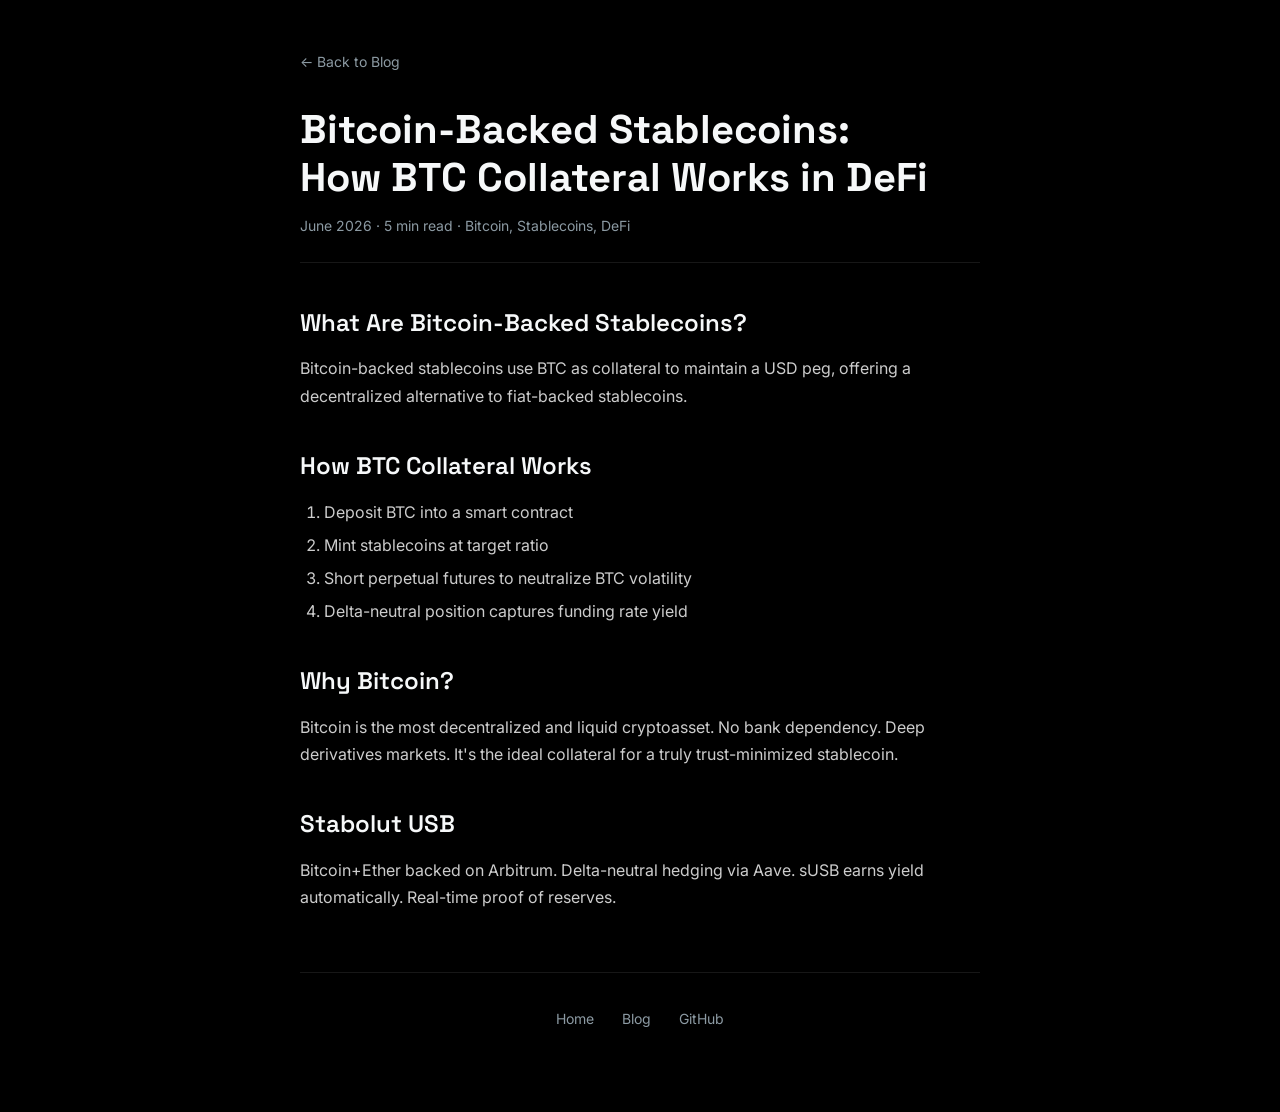
<file: blog/bitcoin-backed-stablecoins.html>
<!DOCTYPE html>
<html lang="en">
<head>
  <meta charset="UTF-8"><meta name="viewport" content="width=device-width,initial-scale=1.0">
  <title>Bitcoin-Backed Stablecoins — Stabolut</title>
  <meta name="description" content="Bitcoin-backed stablecoins use BTC as collateral to mint dollar-pegged tokens. Complete guide.">
  <link rel="preconnect" href="https://fonts.googleapis.com"><link rel="preconnect" href="https://fonts.gstatic.com" crossorigin>
  <link href="https://fonts.googleapis.com/css2?family=Space+Grotesk:wght@500;600;700&family=Inter:wght@400;500;600&display=swap" rel="stylesheet">
  <style>
    :root{--bg:#000;--surface:rgba(255,255,255,.035);--border:rgba(255,255,255,.09);--text:#f6f8f9;--muted:#8c9aa3;--acc:#ff8a2a;--blue:#4ea8e6;--display:'Space Grotesk',system-ui,sans-serif;--font:'Inter',system-ui,sans-serif}
    *{margin:0;padding:0;box-sizing:border-box}
    body{font-family:var(--font);background:var(--bg);color:var(--text);line-height:1.7;-webkit-font-smoothing:antialiased}
    .container{width:min(680px,90%);margin-inline:auto;padding:48px 0}
    .back{color:var(--muted);font-size:14px;text-decoration:none;display:inline-block;margin-bottom:32px}
    .back:hover{color:var(--acc)}
    h1{font-family:var(--display);font-size:clamp(28px,4vw,40px);font-weight:700;line-height:1.2;margin-bottom:12px}
    .meta{color:var(--muted);font-size:14px;margin-bottom:40px;padding-bottom:24px;border-bottom:1px solid var(--border)}
    h2{font-family:var(--display);font-size:24px;font-weight:600;margin:36px 0 12px}
    h3{font-family:var(--display);font-size:20px;font-weight:600;margin:28px 0 10px}
    p{margin-bottom:16px;color:rgba(255,255,255,.8)}
    ul,ol{margin:0 0 16px 24px;color:rgba(255,255,255,.8)}
    li{margin-bottom:6px}
    strong{color:var(--text)}
    footer{text-align:center;margin-top:60px;padding:32px 0;border-top:1px solid var(--border)}
    footer a{color:var(--muted);font-size:14px;margin:0 12px;text-decoration:none}
    footer a:hover{color:var(--acc)}
  </style>
<!-- Matomo -->
<script>
 var _paq = window._paq = window._paq || [];
 /* tracker methods like "setCustomDimension" should be called before "trackPageView" */
 _paq.push(["setDocumentTitle", document.domain + "/" + document.title]);
 _paq.push(["setCookieDomain", "*.stabolut.com"]);
 _paq.push(["setDomains", ["*.stabolut.com", "*.blog.stabolut.com"]]);
 _paq.push(["setDoNotTrack", true]);
 _paq.push(['trackPageView']);
 _paq.push(['enableLinkTracking']);
 (function() {
 var u="//matomo.montoya.xyz/";
 _paq.push(['setTrackerUrl', u+'matomo.php']);
 _paq.push(['setSiteId', '18']);
 var d=document, g=d.createElement('script'), s=d.getElementsByTagName('script')[0];
 g.async=true; g.src=u+'matomo.js'; s.parentNode.insertBefore(g,s);
 })();
</script>
<noscript><p><img referrerpolicy="no-referrer-when-downgrade" src="//matomo.montoya.xyz/matomo.php?idsite=18&amp;rec=1" style="border:0;" alt="" /></p></noscript>
<!-- End Matomo Code -->
</head>
<body>
<div class="container">
  <a class="back" href="https://stabolut-landing-frhmc.ondigitalocean.app/blog/">&larr; Back to Blog</a>
  <h1>Bitcoin-Backed Stablecoins:<br>How BTC Collateral Works in DeFi</h1>
  <div class="meta">June 2026 &middot; 5 min read &middot; Bitcoin, Stablecoins, DeFi</div>

  <h2>What Are Bitcoin-Backed Stablecoins?</h2>
  <p>Bitcoin-backed stablecoins use BTC as collateral to maintain a USD peg, offering a decentralized alternative to fiat-backed stablecoins.</p>

  <h2>How BTC Collateral Works</h2>
  <ol>
    <li>Deposit BTC into a smart contract</li>
    <li>Mint stablecoins at target ratio</li>
    <li>Short perpetual futures to neutralize BTC volatility</li>
    <li>Delta-neutral position captures funding rate yield</li>
  </ol>

  <h2>Why Bitcoin?</h2>
  <p>Bitcoin is the most decentralized and liquid cryptoasset. No bank dependency. Deep derivatives markets. It's the ideal collateral for a truly trust-minimized stablecoin.</p>

  <h2>Stabolut USB</h2>
  <p>Bitcoin+Ether backed on Arbitrum. Delta-neutral hedging via Aave. sUSB earns yield automatically. Real-time proof of reserves.</p>

  <footer>
    <a href="https://stabolut.com">Home</a>
    <a href="https://stabolut-landing-frhmc.ondigitalocean.app/blog/">Blog</a>
    <a href="https://github.com/Stabolut-v2">GitHub</a>
  </footer>
</div>
</body>
</html>
</file>
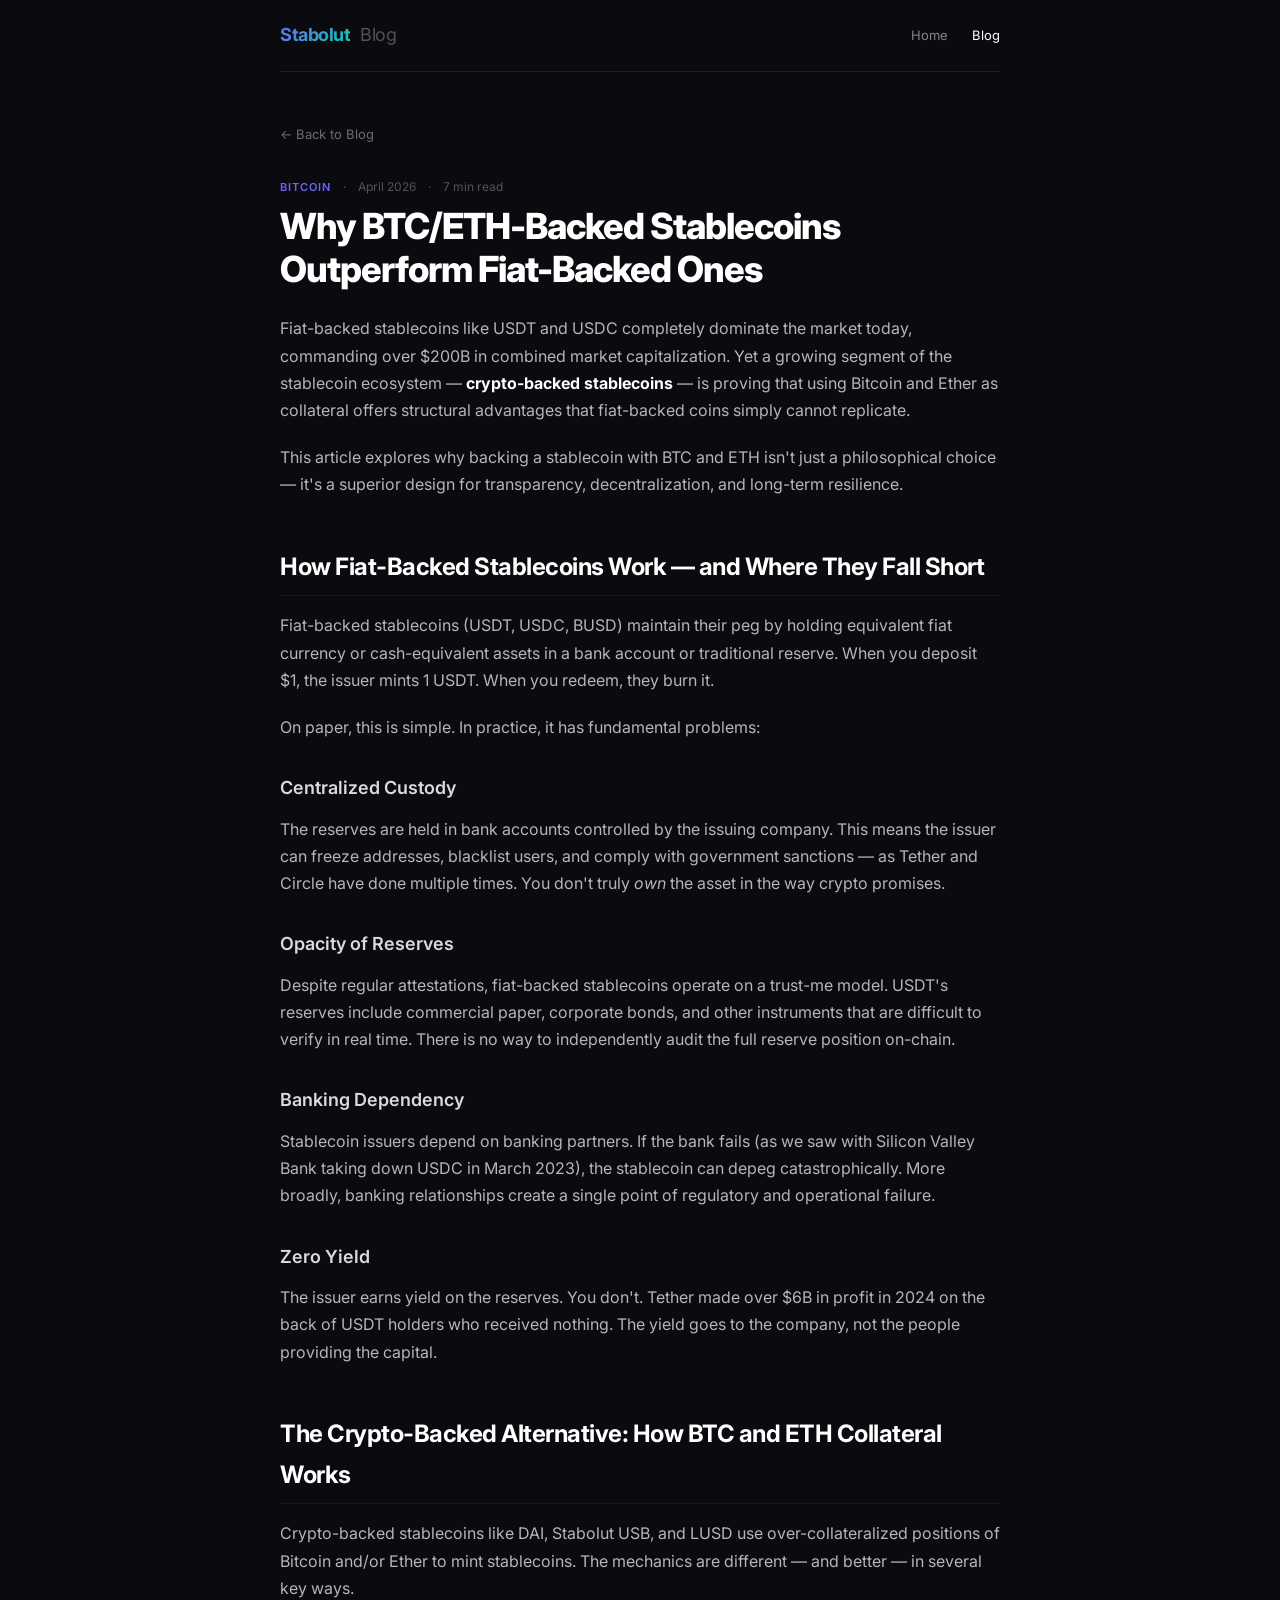
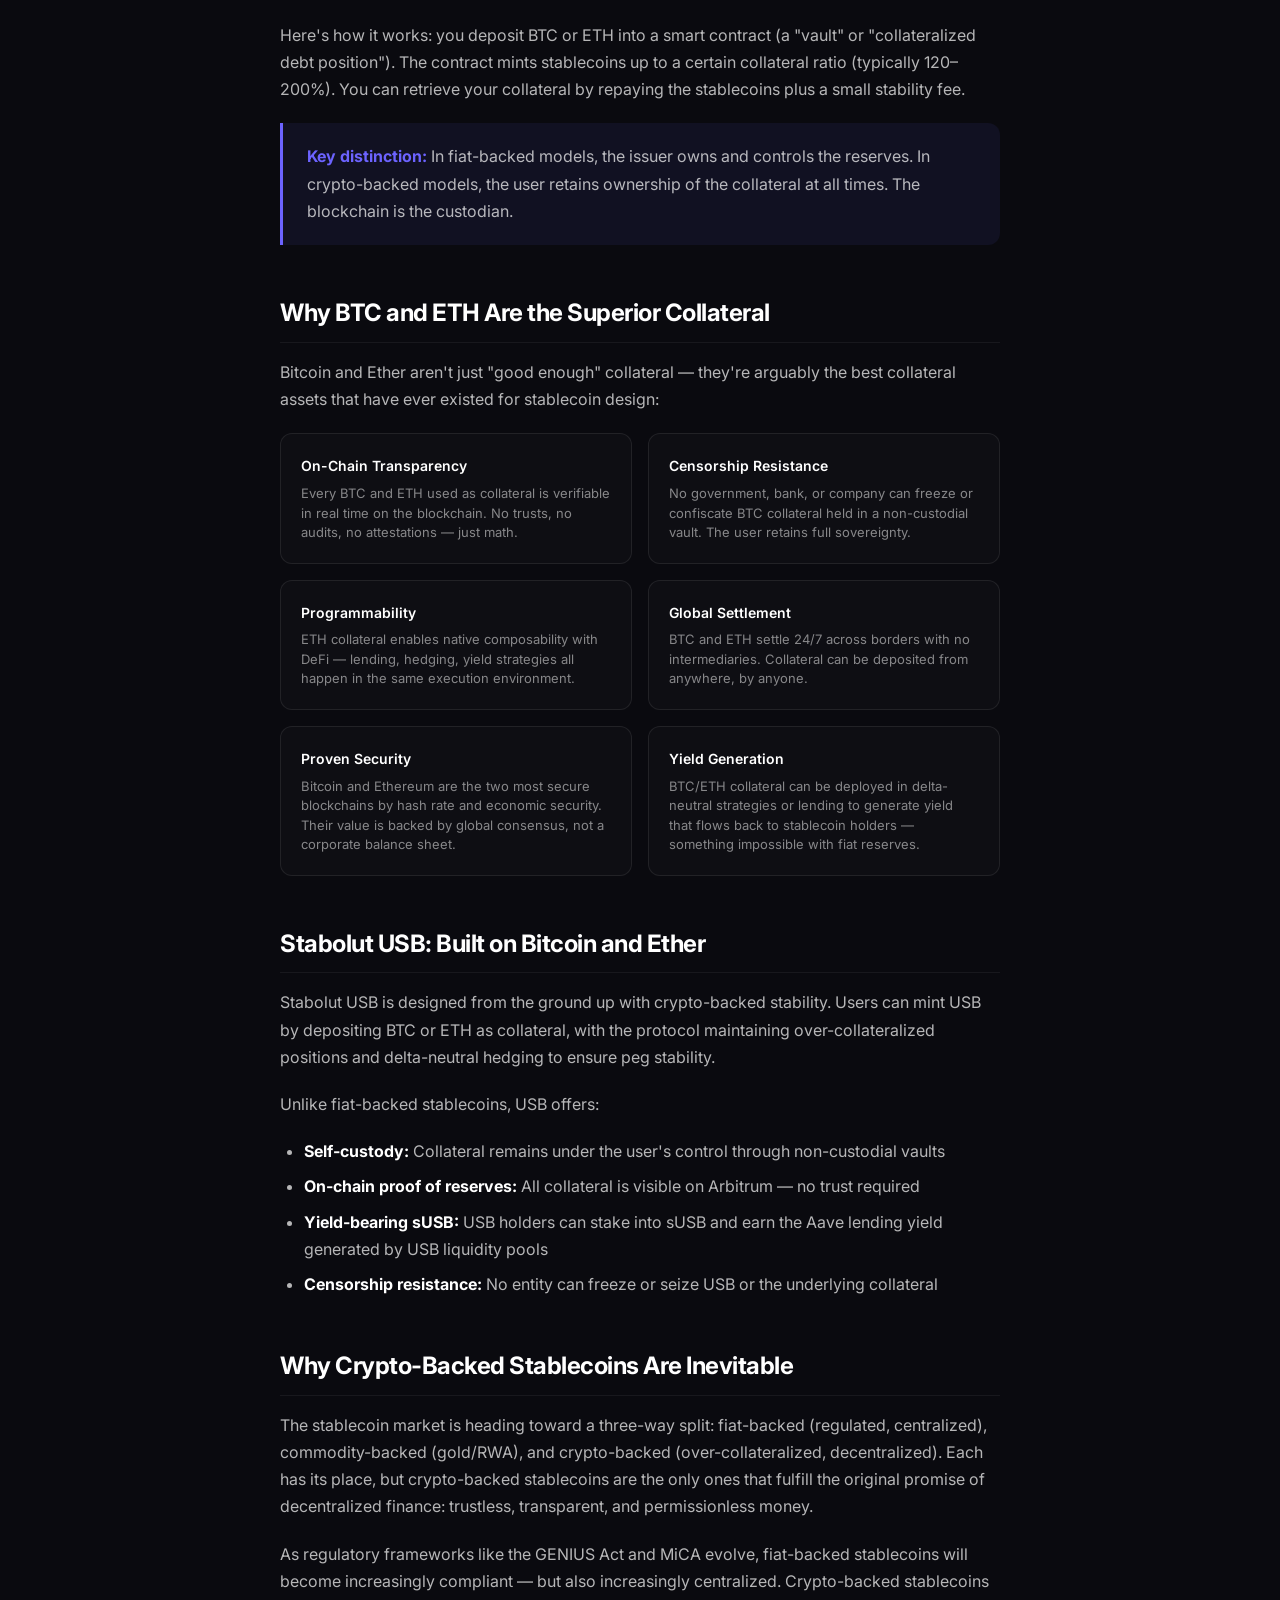
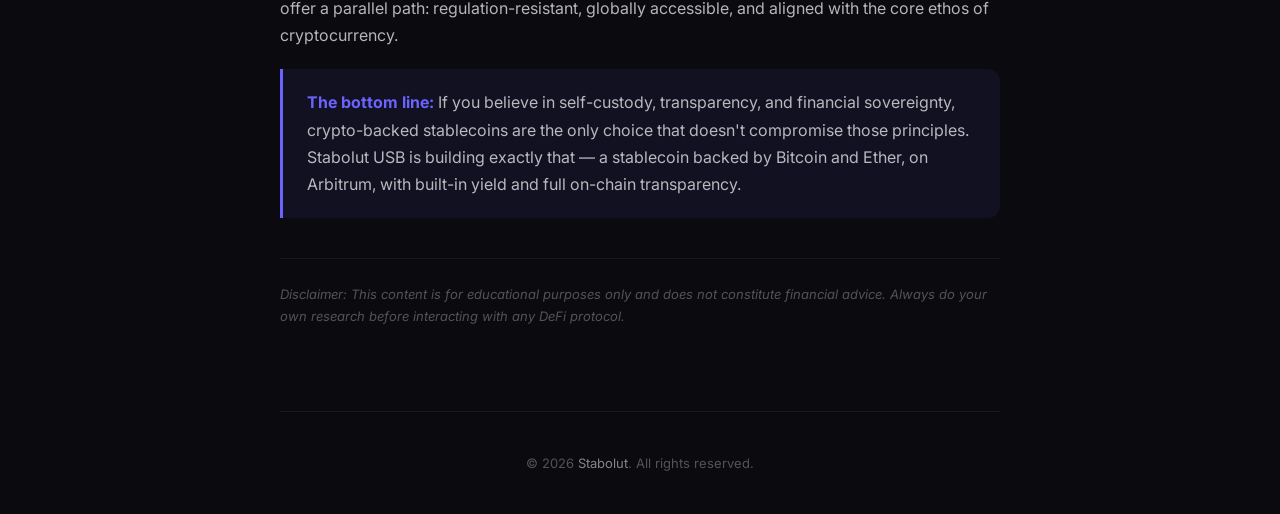
<file: blog/btc-eth-backed-vs-fiat-stablecoins.html>
<!DOCTYPE html>
<html lang="en">
<head>
<meta charset="UTF-8">
<meta name="viewport" content="width=device-width, initial-scale=1.0">
<title>Why BTC/ETH-Backed Stablecoins Outperform Fiat-Backed Ones — Stabolut</title>
<meta name="description" content="Bitcoin and Ether-backed stablecoins offer transparency, decentralization, and censorship resistance that fiat-backed stablecoins simply cannot match. Here's why they're superior.">
<link rel="canonical" href="https://blog.stabolut.com/btc-eth-backed-vs-fiat-stablecoins">
<link rel="preconnect" href="https://fonts.googleapis.com">
<link rel="preconnect" href="https://fonts.gstatic.com" crossorigin>
<link href="https://fonts.googleapis.com/css2?family=Inter:wght@300;400;500;600;700;800;900&display=swap" rel="stylesheet">
<style>
*{margin:0;padding:0;box-sizing:border-box}
body{font-family:Inter,-apple-system,sans-serif;background:#0a0a0f;color:#fff;overflow-x:hidden;line-height:1.7}
a{color:inherit;text-decoration:none}
.container{max-width:720px;margin:0 auto;padding:0 24px}
.nav{display:flex;align-items:center;justify-content:space-between;padding:20px 0;border-bottom:1px solid rgba(255,255,255,.08)}
.nav .logo{display:flex;align-items:center;gap:10px;font-size:18px;font-weight:700;letter-spacing:-.5px}
.nav .logo .grad{background:linear-gradient(135deg,#6c63ff,#00d4aa);-webkit-background-clip:text;-webkit-text-fill-color:transparent;background-clip:text}
.nav .links{display:flex;gap:24px;font-size:13px;color:rgba(255,255,255,.5)}
.nav .links a{transition:color .15s}
.nav .links a:hover{color:#fff}
.nav .links a.active{color:#fff}
.article{padding:48px 0 64px}
.article .back{display:inline-flex;align-items:center;gap:6px;font-size:13px;color:rgba(255,255,255,.4);margin-bottom:32px;transition:color .15s}
.article .back:hover{color:#6c63ff}
.article .meta{font-size:12px;color:rgba(255,255,255,.3);margin-bottom:8px;display:flex;gap:12px;align-items:center}
.article .meta .tag{display:inline-block;font-size:11px;font-weight:600;text-transform:uppercase;letter-spacing:1px;color:#6c63ff}
.article h1{font-size:36px;font-weight:800;letter-spacing:-1px;line-height:1.2;margin-bottom:24px}
.article h2{font-size:24px;font-weight:700;letter-spacing:-.5px;margin-top:48px;margin-bottom:16px;padding-bottom:8px;border-bottom:1px solid rgba(255,255,255,.06)}
.article h3{font-size:18px;font-weight:600;margin-top:32px;margin-bottom:12px;color:rgba(255,255,255,.85)}
.article p{font-size:16px;color:rgba(255,255,255,.7);margin-bottom:20px}
.article ul,.article ol{padding-left:24px;margin-bottom:20px}
.article li{font-size:16px;color:rgba(255,255,255,.7);margin-bottom:8px}
.article strong{color:#fff}
.article .highlight{background:rgba(108,99,255,.08);border-left:3px solid #6c63ff;padding:20px 24px;border-radius:0 12px 12px 0;margin-bottom:24px}
.article .highlight p:last-child{margin-bottom:0}
.article .highlight strong{color:#6c63ff}
.article table{width:100%;border-collapse:collapse;margin-bottom:24px;font-size:14px}
.article table th{text-align:left;padding:12px 16px;background:rgba(255,255,255,.04);color:rgba(255,255,255,.5);font-weight:600;font-size:12px;text-transform:uppercase;letter-spacing:1px;border-bottom:1px solid rgba(255,255,255,.08)}
.article table td{padding:12px 16px;border-bottom:1px solid rgba(255,255,255,.06);color:rgba(255,255,255,.7)}
.article table tr:last-child td{border-bottom:none}
.article .protocol-grid{display:grid;grid-template-columns:1fr 1fr;gap:16px;margin-bottom:24px}
.article .protocol-card{background:rgba(255,255,255,.02);border:1px solid rgba(255,255,255,.08);border-radius:12px;padding:20px;transition:border-color .2s}
.article .protocol-card:hover{border-color:rgba(108,99,255,.4)}
.article .protocol-card h4{font-size:14px;font-weight:600;margin-bottom:6px}
.article .protocol-card p{font-size:13px;color:rgba(255,255,255,.5);margin-bottom:0;line-height:1.5}
.footer{text-align:center;padding:40px 0;border-top:1px solid rgba(255,255,255,.06);color:rgba(255,255,255,.3);font-size:13px}
.footer a{color:rgba(255,255,255,.5)}
.footer a:hover{color:#fff}
@media(max-width:640px){.article h1{font-size:26px}.article .protocol-grid{grid-template-columns:1fr}}
</style>
<!-- Matomo -->
<script>
 var _paq = window._paq = window._paq || [];
 /* tracker methods like "setCustomDimension" should be called before "trackPageView" */
 _paq.push(["setDocumentTitle", document.domain + "/" + document.title]);
 _paq.push(["setCookieDomain", "*.stabolut.com"]);
 _paq.push(["setDomains", ["*.stabolut.com", "*.blog.stabolut.com"]]);
 _paq.push(["setDoNotTrack", true]);
 _paq.push(['trackPageView']);
 _paq.push(['enableLinkTracking']);
 (function() {
 var u="//matomo.montoya.xyz/";
 _paq.push(['setTrackerUrl', u+'matomo.php']);
 _paq.push(['setSiteId', '18']);
 var d=document, g=d.createElement('script'), s=d.getElementsByTagName('script')[0];
 g.async=true; g.src=u+'matomo.js'; s.parentNode.insertBefore(g,s);
 })();
</script>
<noscript><p><img referrerpolicy="no-referrer-when-downgrade" src="//matomo.montoya.xyz/matomo.php?idsite=18&amp;rec=1" style="border:0;" alt="" /></p></noscript>
<!-- End Matomo Code -->
</head>
<body>
<nav class="nav container">
  <a href="/" class="logo"><span class="grad">Stabolut</span> <span style="color:rgba(255,255,255,.3);font-weight:400">Blog</span></a>
  <div class="links">
    <a href="https://stabolut.com">Home</a>
    <a href="/" class="active">Blog</a>
  </div>
</nav>

<article class="article container">
  <a href="/" class="back">← Back to Blog</a>

  <div class="meta">
    <span class="tag">Bitcoin</span>
    <span>·</span>
    <span>April 2026</span>
    <span>·</span>
    <span>7 min read</span>
  </div>

  <h1>Why BTC/ETH-Backed Stablecoins Outperform Fiat-Backed Ones</h1>

  <p>Fiat-backed stablecoins like USDT and USDC completely dominate the market today, commanding over $200B in combined market capitalization. Yet a growing segment of the stablecoin ecosystem — <strong>crypto-backed stablecoins</strong> — is proving that using Bitcoin and Ether as collateral offers structural advantages that fiat-backed coins simply cannot replicate.</p>

  <p>This article explores why backing a stablecoin with BTC and ETH isn't just a philosophical choice — it's a superior design for transparency, decentralization, and long-term resilience.</p>

  <h2>How Fiat-Backed Stablecoins Work — and Where They Fall Short</h2>

  <p>Fiat-backed stablecoins (USDT, USDC, BUSD) maintain their peg by holding equivalent fiat currency or cash-equivalent assets in a bank account or traditional reserve. When you deposit $1, the issuer mints 1 USDT. When you redeem, they burn it.</p>

  <p>On paper, this is simple. In practice, it has fundamental problems:</p>

  <h3>Centralized Custody</h3>
  <p>The reserves are held in bank accounts controlled by the issuing company. This means the issuer can freeze addresses, blacklist users, and comply with government sanctions — as Tether and Circle have done multiple times. You don't truly <em>own</em> the asset in the way crypto promises.</p>

  <h3>Opacity of Reserves</h3>
  <p>Despite regular attestations, fiat-backed stablecoins operate on a trust-me model. USDT's reserves include commercial paper, corporate bonds, and other instruments that are difficult to verify in real time. There is no way to independently audit the full reserve position on-chain.</p>

  <h3>Banking Dependency</h3>
  <p>Stablecoin issuers depend on banking partners. If the bank fails (as we saw with Silicon Valley Bank taking down USDC in March 2023), the stablecoin can depeg catastrophically. More broadly, banking relationships create a single point of regulatory and operational failure.</p>

  <h3>Zero Yield</h3>
  <p>The issuer earns yield on the reserves. You don't. Tether made over $6B in profit in 2024 on the back of USDT holders who received nothing. The yield goes to the company, not the people providing the capital.</p>

  <h2>The Crypto-Backed Alternative: How BTC and ETH Collateral Works</h2>

  <p>Crypto-backed stablecoins like DAI, Stabolut USB, and LUSD use over-collateralized positions of Bitcoin and/or Ether to mint stablecoins. The mechanics are different — and better — in several key ways.</p>

  <p>Here's how it works: you deposit BTC or ETH into a smart contract (a "vault" or "collateralized debt position"). The contract mints stablecoins up to a certain collateral ratio (typically 120–200%). You can retrieve your collateral by repaying the stablecoins plus a small stability fee.</p>

  <div class="highlight">
    <p><strong>Key distinction:</strong> In fiat-backed models, the issuer owns and controls the reserves. In crypto-backed models, the user retains ownership of the collateral at all times. The blockchain is the custodian.</p>
  </div>

  <h2>Why BTC and ETH Are the Superior Collateral</h2>

  <p>Bitcoin and Ether aren't just "good enough" collateral — they're arguably the best collateral assets that have ever existed for stablecoin design:</p>

  <div class="protocol-grid">
    <div class="protocol-card">
      <h4>On-Chain Transparency</h4>
      <p>Every BTC and ETH used as collateral is verifiable in real time on the blockchain. No trusts, no audits, no attestations — just math.</p>
    </div>
    <div class="protocol-card">
      <h4>Censorship Resistance</h4>
      <p>No government, bank, or company can freeze or confiscate BTC collateral held in a non-custodial vault. The user retains full sovereignty.</p>
    </div>
    <div class="protocol-card">
      <h4>Programmability</h4>
      <p>ETH collateral enables native composability with DeFi — lending, hedging, yield strategies all happen in the same execution environment.</p>
    </div>
    <div class="protocol-card">
      <h4>Global Settlement</h4>
      <p>BTC and ETH settle 24/7 across borders with no intermediaries. Collateral can be deposited from anywhere, by anyone.</p>
    </div>
    <div class="protocol-card">
      <h4>Proven Security</h4>
      <p>Bitcoin and Ethereum are the two most secure blockchains by hash rate and economic security. Their value is backed by global consensus, not a corporate balance sheet.</p>
    </div>
    <div class="protocol-card">
      <h4>Yield Generation</h4>
      <p>BTC/ETH collateral can be deployed in delta-neutral strategies or lending to generate yield that flows back to stablecoin holders — something impossible with fiat reserves.</p>
    </div>
  </div>

  <h2>Stabolut USB: Built on Bitcoin and Ether</h2>

  <p>Stabolut USB is designed from the ground up with crypto-backed stability. Users can mint USB by depositing BTC or ETH as collateral, with the protocol maintaining over-collateralized positions and delta-neutral hedging to ensure peg stability.</p>

  <p>Unlike fiat-backed stablecoins, USB offers:</p>

  <ul>
    <li><strong>Self-custody:</strong> Collateral remains under the user's control through non-custodial vaults</li>
    <li><strong>On-chain proof of reserves:</strong> All collateral is visible on Arbitrum — no trust required</li>
    <li><strong>Yield-bearing sUSB:</strong> USB holders can stake into sUSB and earn the Aave lending yield generated by USB liquidity pools</li>
    <li><strong>Censorship resistance:</strong> No entity can freeze or seize USB or the underlying collateral</li>
  </ul>

  <h2>Why Crypto-Backed Stablecoins Are Inevitable</h2>

  <p>The stablecoin market is heading toward a three-way split: fiat-backed (regulated, centralized), commodity-backed (gold/RWA), and crypto-backed (over-collateralized, decentralized). Each has its place, but crypto-backed stablecoins are the only ones that fulfill the original promise of decentralized finance: trustless, transparent, and permissionless money.</p>

  <p>As regulatory frameworks like the GENIUS Act and MiCA evolve, fiat-backed stablecoins will become increasingly compliant — but also increasingly centralized. Crypto-backed stablecoins offer a parallel path: regulation-resistant, globally accessible, and aligned with the core ethos of cryptocurrency.</p>

  <div class="highlight">
    <p><strong>The bottom line:</strong> If you believe in self-custody, transparency, and financial sovereignty, crypto-backed stablecoins are the only choice that doesn't compromise those principles. Stabolut USB is building exactly that — a stablecoin backed by Bitcoin and Ether, on Arbitrum, with built-in yield and full on-chain transparency.</p>
  </div>

  <p style="margin-top:40px;padding-top:24px;border-top:1px solid rgba(255,255,255,.06);font-size:13px;color:rgba(255,255,255,.3)"><em>Disclaimer: This content is for educational purposes only and does not constitute financial advice. Always do your own research before interacting with any DeFi protocol.</em></p>
</article>

<footer class="footer container">
  <p>© 2026 <a href="https://stabolut.com">Stabolut</a>. All rights reserved.</p>
</footer>
</body>
</html>
</file>
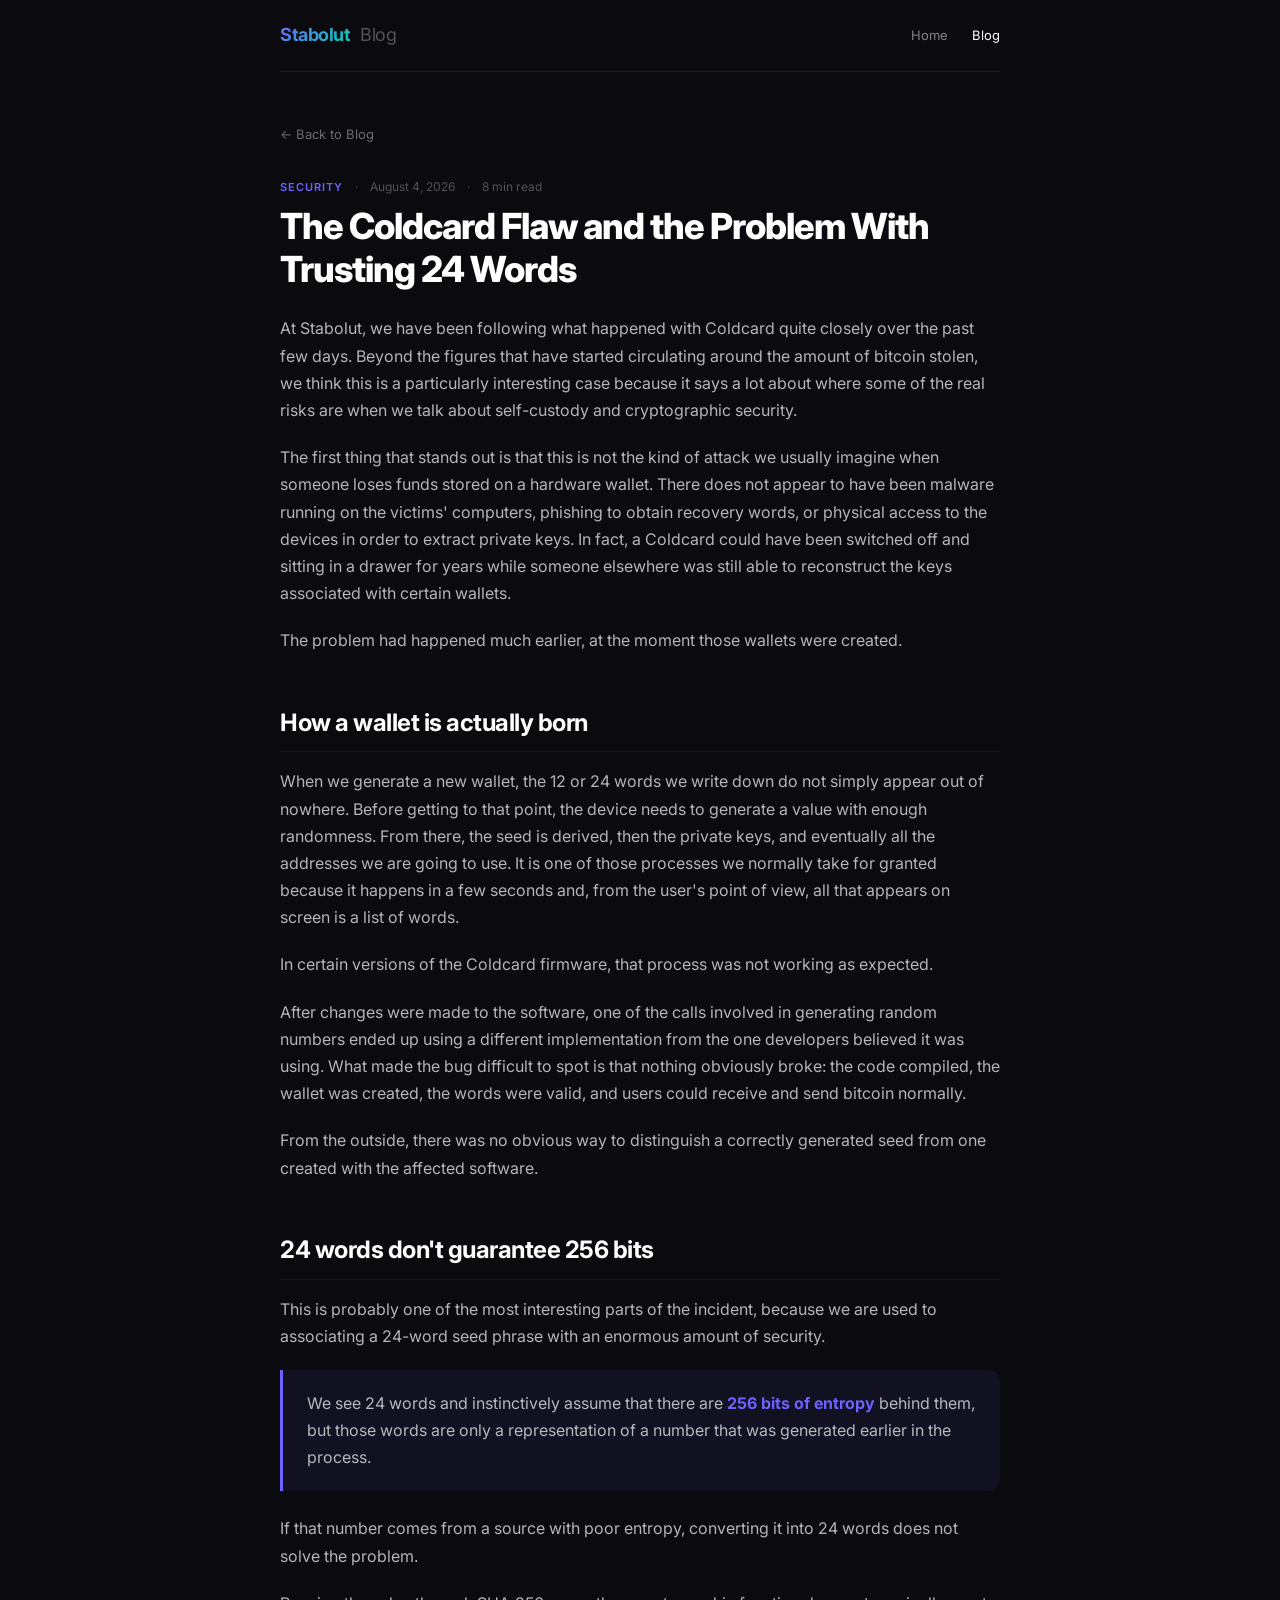
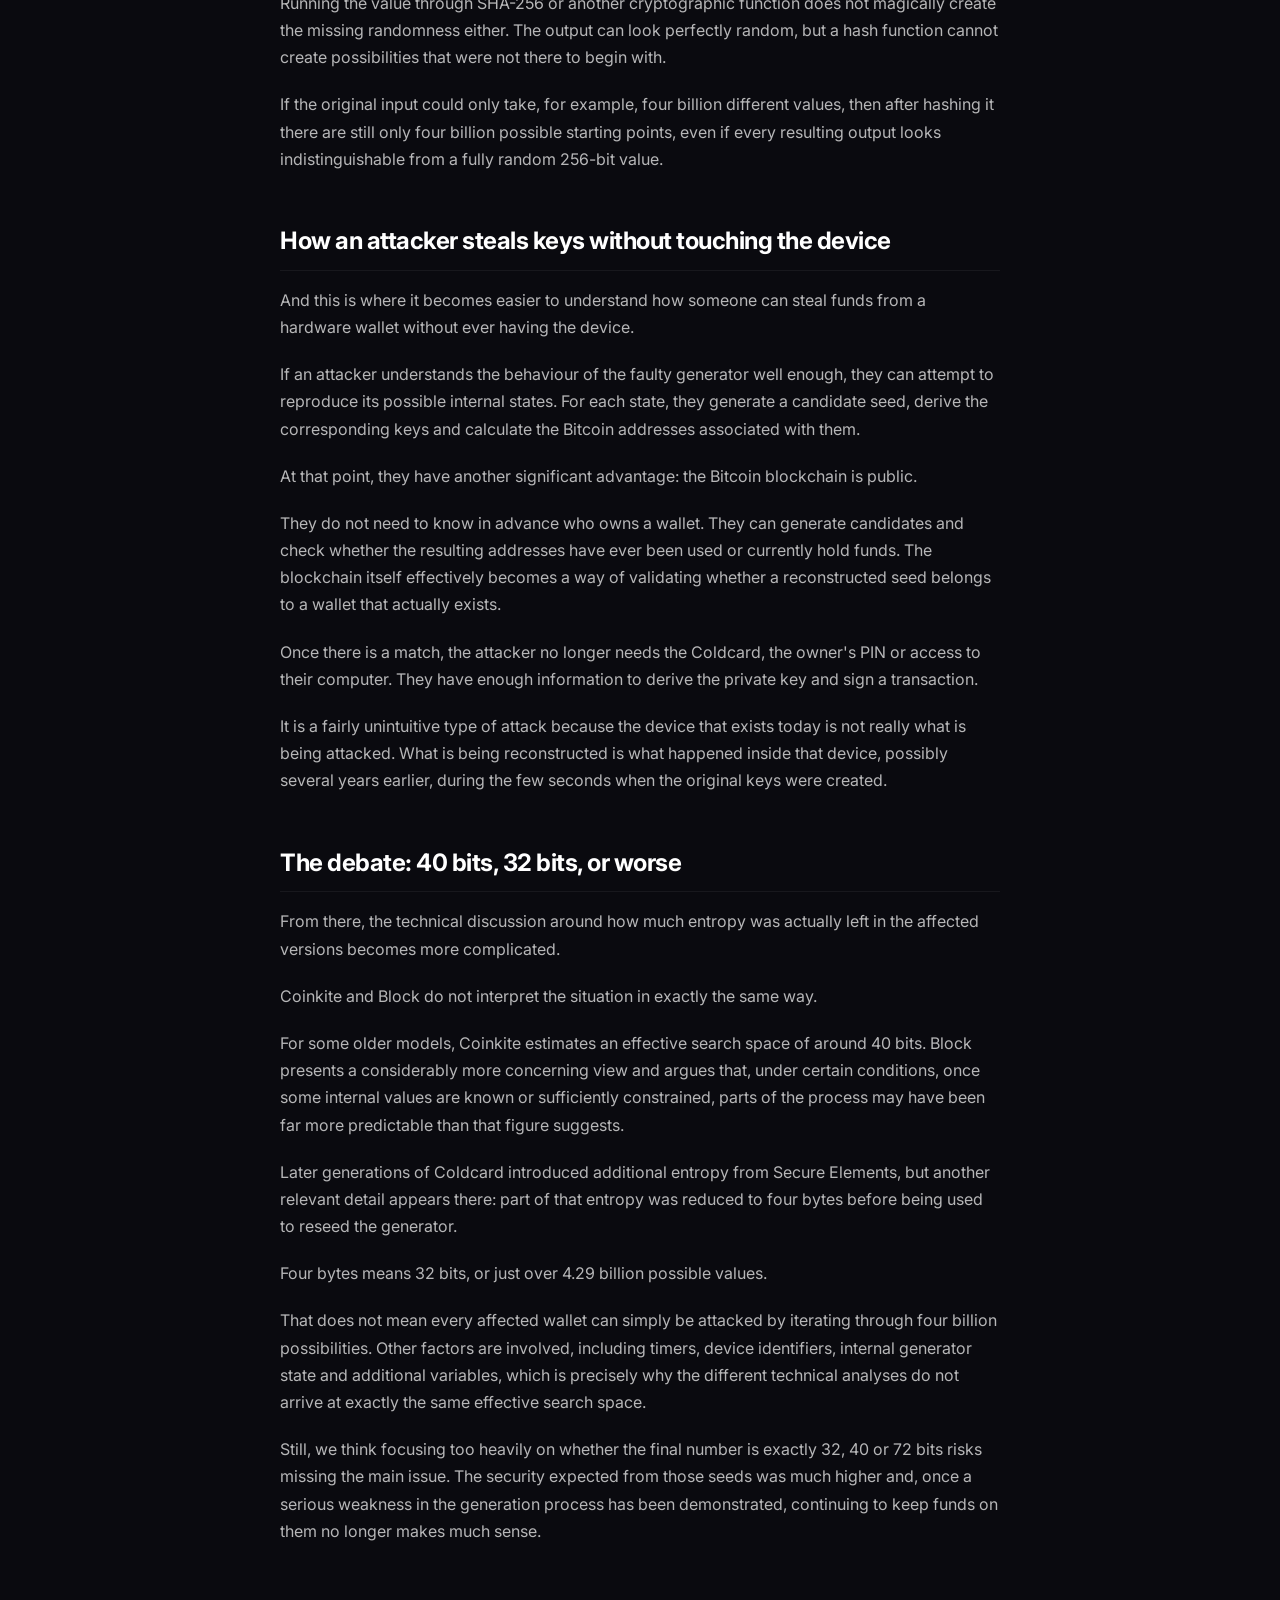
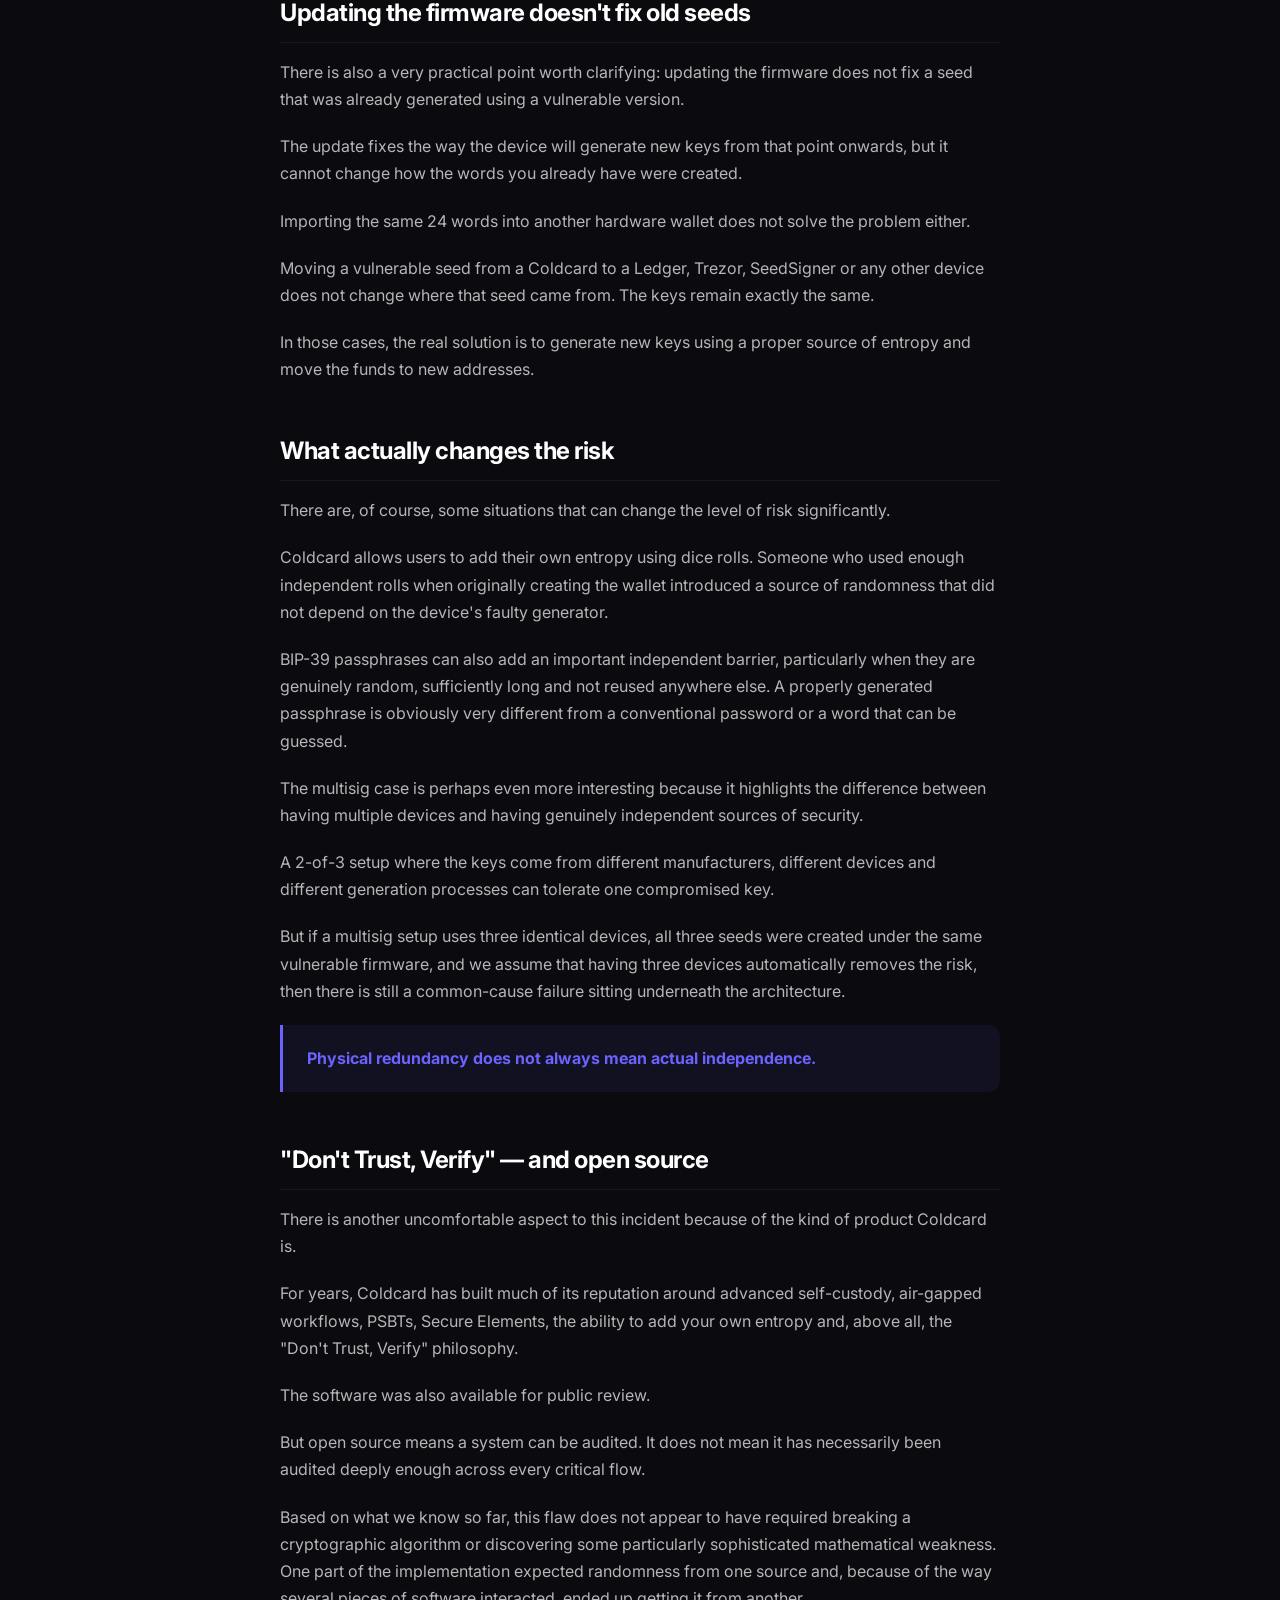
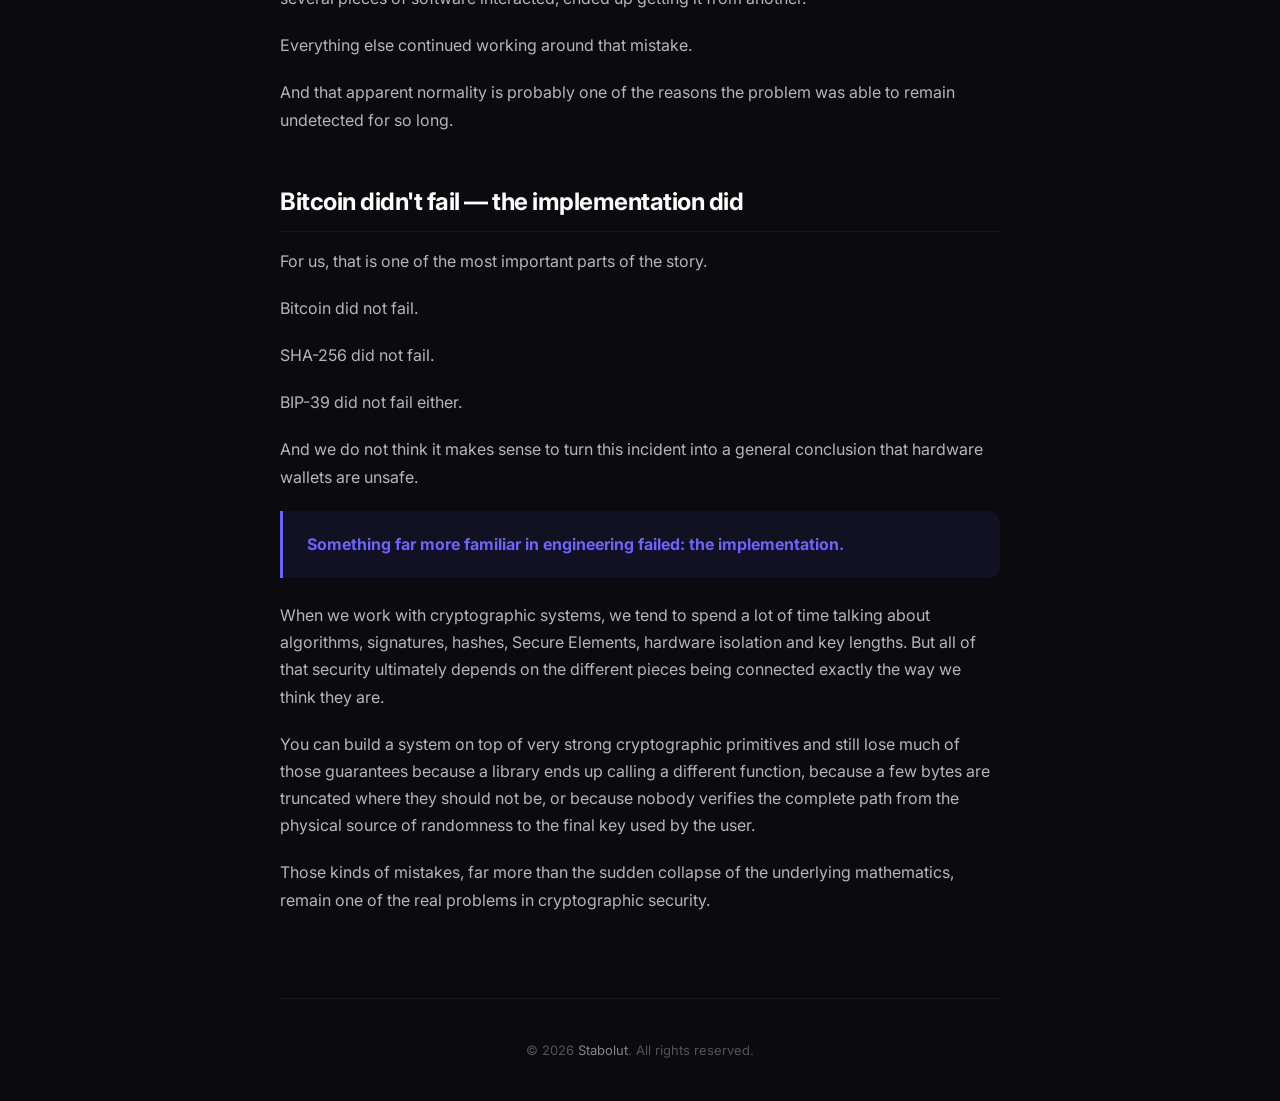
<file: blog/coldcard-flaw-trusting-24-words.html>
<!DOCTYPE html>
<html lang="en">
<head>
<meta charset="UTF-8">
<meta name="viewport" content="width=device-width, initial-scale=1.0">
<title>The Coldcard Flaw and the Problem With Trusting 24 Words — Stabolut</title>
<meta name="description" content="A vulnerability in Coldcard's random number generation let attackers reconstruct seeds created years earlier — no malware, no phishing, no physical access. Why 24 words are only as strong as the entropy behind them.">
<link rel="canonical" href="https://blog.stabolut.com/coldcard-flaw-trusting-24-words">
<link rel="preconnect" href="https://fonts.googleapis.com">
<link rel="preconnect" href="https://fonts.gstatic.com" crossorigin>
<link href="https://fonts.googleapis.com/css2?family=Inter:wght@300;400;500;600;700;800;900&display=swap" rel="stylesheet">
<style>
*{margin:0;padding:0;box-sizing:border-box}
body{font-family:Inter,-apple-system,sans-serif;background:#0a0a0f;color:#fff;overflow-x:hidden;line-height:1.7}
a{color:inherit;text-decoration:none}
.container{max-width:720px;margin:0 auto;padding:0 24px}

/* Nav */
.nav{display:flex;align-items:center;justify-content:space-between;padding:20px 0;border-bottom:1px solid rgba(255,255,255,.08)}
.nav .logo{display:flex;align-items:center;gap:10px;font-size:18px;font-weight:700;letter-spacing:-.5px}
.nav .logo .grad{background:linear-gradient(135deg,#6c63ff,#00d4aa);-webkit-background-clip:text;-webkit-text-fill-color:transparent;background-clip:text}
.nav .links{display:flex;gap:24px;font-size:13px;color:rgba(255,255,255,.5)}
.nav .links a{transition:color .15s}
.nav .links a:hover{color:#fff}
.nav .links a.active{color:#fff}

/* Article */
.article{padding:48px 0 64px}
.article .back{display:inline-flex;align-items:center;gap:6px;font-size:13px;color:rgba(255,255,255,.4);margin-bottom:32px;transition:color .15s}
.article .back:hover{color:#6c63ff}
.article .meta{font-size:12px;color:rgba(255,255,255,.3);margin-bottom:8px;display:flex;gap:12px;align-items:center}
.article .meta .tag{display:inline-block;font-size:11px;font-weight:600;text-transform:uppercase;letter-spacing:1px;color:#6c63ff}
.article h1{font-size:36px;font-weight:800;letter-spacing:-1px;line-height:1.2;margin-bottom:24px}
.article h2{font-size:24px;font-weight:700;letter-spacing:-.5px;margin-top:48px;margin-bottom:16px;padding-bottom:8px;border-bottom:1px solid rgba(255,255,255,.06)}
.article h3{font-size:18px;font-weight:600;margin-top:32px;margin-bottom:12px;color:rgba(255,255,255,.85)}
.article p{font-size:16px;color:rgba(255,255,255,.7);margin-bottom:20px}
.article ul,.article ol{padding-left:24px;margin-bottom:20px}
.article li{font-size:16px;color:rgba(255,255,255,.7);margin-bottom:8px}
.article strong{color:#fff}
.article .highlight{background:rgba(108,99,255,.08);border-left:3px solid #6c63ff;padding:20px 24px;border-radius:0 12px 12px 0;margin-bottom:24px}
.article .highlight p:last-child{margin-bottom:0}
.article .highlight strong{color:#6c63ff}
.article table{width:100%;border-collapse:collapse;margin-bottom:24px;font-size:14px}
.article table th{text-align:left;padding:12px 16px;background:rgba(255,255,255,.04);color:rgba(255,255,255,.5);font-weight:600;font-size:12px;text-transform:uppercase;letter-spacing:1px;border-bottom:1px solid rgba(255,255,255,.08)}
.article table td{padding:12px 16px;border-bottom:1px solid rgba(255,255,255,.06);color:rgba(255,255,255,.7)}
.article table tr:last-child td{border-bottom:none}
.article .protocol-grid{display:grid;grid-template-columns:1fr 1fr;gap:16px;margin-bottom:24px}
.article .protocol-card{background:rgba(255,255,255,.02);border:1px solid rgba(255,255,255,.08);border-radius:12px;padding:20px;transition:border-color .2s}
.article .protocol-card:hover{border-color:rgba(108,99,255,.4)}
.article .protocol-card h4{font-size:14px;font-weight:600;margin-bottom:6px}
.article .protocol-card p{font-size:13px;color:rgba(255,255,255,.5);margin-bottom:0;line-height:1.5}

/* Footer */
.footer{text-align:center;padding:40px 0;border-top:1px solid rgba(255,255,255,.06);color:rgba(255,255,255,.3);font-size:13px}
.footer a{color:rgba(255,255,255,.5)}
.footer a:hover{color:#fff}

@media(max-width:640px){
.article h1{font-size:26px}
.article .protocol-grid{grid-template-columns:1fr}
}
</style>
<!-- Matomo -->
<script>
 var _paq = window._paq = window._paq || [];
 /* tracker methods like "setCustomDimension" should be called before "trackPageView" */
 _paq.push(["setDocumentTitle", document.domain + "/" + document.title]);
 _paq.push(["setCookieDomain", "*.stabolut.com"]);
 _paq.push(["setDomains", ["*.stabolut.com", "*.blog.stabolut.com"]]);
 _paq.push(["setDoNotTrack", true]);
 _paq.push(['trackPageView']);
 _paq.push(['enableLinkTracking']);
 (function() {
 var u="//matomo.montoya.xyz/";
 _paq.push(['setTrackerUrl', u+'matomo.php']);
 _paq.push(['setSiteId', '18']);
 var d=document, g=d.createElement('script'), s=d.getElementsByTagName('script')[0];
 g.async=true; g.src=u+'matomo.js'; s.parentNode.insertBefore(g,s);
 })();
</script>
<noscript><p><img referrerpolicy="no-referrer-when-downgrade" src="//matomo.montoya.xyz/matomo.php?idsite=18&amp;rec=1" style="border:0;" alt="" /></p></noscript>
<!-- End Matomo Code -->
</head>
<body>
<nav class="nav container">
  <a href="/" class="logo"><span class="grad">Stabolut</span> <span style="color:rgba(255,255,255,.3);font-weight:400">Blog</span></a>
  <div class="links">
    <a href="https://stabolut.com">Home</a>
    <a href="/" class="active">Blog</a>
  </div>
</nav>

<article class="article container">
  <a href="/" class="back">← Back to Blog</a>

  <div class="meta">
    <span class="tag">Security</span>
    <span>·</span>
    <span>August 4, 2026</span>
    <span>·</span>
    <span>8 min read</span>
  </div>

  <h1>The Coldcard Flaw and the Problem With Trusting 24 Words</h1>

  <p>At Stabolut, we have been following what happened with Coldcard quite closely over the past few days. Beyond the figures that have started circulating around the amount of bitcoin stolen, we think this is a particularly interesting case because it says a lot about where some of the real risks are when we talk about self-custody and cryptographic security.</p>

  <p>The first thing that stands out is that this is not the kind of attack we usually imagine when someone loses funds stored on a hardware wallet. There does not appear to have been malware running on the victims' computers, phishing to obtain recovery words, or physical access to the devices in order to extract private keys. In fact, a Coldcard could have been switched off and sitting in a drawer for years while someone elsewhere was still able to reconstruct the keys associated with certain wallets.</p>

  <p>The problem had happened much earlier, at the moment those wallets were created.</p>

  <h2>How a wallet is actually born</h2>

  <p>When we generate a new wallet, the 12 or 24 words we write down do not simply appear out of nowhere. Before getting to that point, the device needs to generate a value with enough randomness. From there, the seed is derived, then the private keys, and eventually all the addresses we are going to use. It is one of those processes we normally take for granted because it happens in a few seconds and, from the user's point of view, all that appears on screen is a list of words.</p>

  <p>In certain versions of the Coldcard firmware, that process was not working as expected.</p>

  <p>After changes were made to the software, one of the calls involved in generating random numbers ended up using a different implementation from the one developers believed it was using. What made the bug difficult to spot is that nothing obviously broke: the code compiled, the wallet was created, the words were valid, and users could receive and send bitcoin normally.</p>

  <p>From the outside, there was no obvious way to distinguish a correctly generated seed from one created with the affected software.</p>

  <h2>24 words don't guarantee 256 bits</h2>

  <p>This is probably one of the most interesting parts of the incident, because we are used to associating a 24-word seed phrase with an enormous amount of security.</p>

  <div class="highlight">
    <p>We see 24 words and instinctively assume that there are <strong>256 bits of entropy</strong> behind them, but those words are only a representation of a number that was generated earlier in the process.</p>
  </div>

  <p>If that number comes from a source with poor entropy, converting it into 24 words does not solve the problem.</p>

  <p>Running the value through SHA-256 or another cryptographic function does not magically create the missing randomness either. The output can look perfectly random, but a hash function cannot create possibilities that were not there to begin with.</p>

  <p>If the original input could only take, for example, four billion different values, then after hashing it there are still only four billion possible starting points, even if every resulting output looks indistinguishable from a fully random 256-bit value.</p>

  <h2>How an attacker steals keys without touching the device</h2>

  <p>And this is where it becomes easier to understand how someone can steal funds from a hardware wallet without ever having the device.</p>

  <p>If an attacker understands the behaviour of the faulty generator well enough, they can attempt to reproduce its possible internal states. For each state, they generate a candidate seed, derive the corresponding keys and calculate the Bitcoin addresses associated with them.</p>

  <p>At that point, they have another significant advantage: the Bitcoin blockchain is public.</p>

  <p>They do not need to know in advance who owns a wallet. They can generate candidates and check whether the resulting addresses have ever been used or currently hold funds. The blockchain itself effectively becomes a way of validating whether a reconstructed seed belongs to a wallet that actually exists.</p>

  <p>Once there is a match, the attacker no longer needs the Coldcard, the owner's PIN or access to their computer. They have enough information to derive the private key and sign a transaction.</p>

  <p>It is a fairly unintuitive type of attack because the device that exists today is not really what is being attacked. What is being reconstructed is what happened inside that device, possibly several years earlier, during the few seconds when the original keys were created.</p>

  <h2>The debate: 40 bits, 32 bits, or worse</h2>

  <p>From there, the technical discussion around how much entropy was actually left in the affected versions becomes more complicated.</p>

  <p>Coinkite and Block do not interpret the situation in exactly the same way.</p>

  <p>For some older models, Coinkite estimates an effective search space of around 40 bits. Block presents a considerably more concerning view and argues that, under certain conditions, once some internal values are known or sufficiently constrained, parts of the process may have been far more predictable than that figure suggests.</p>

  <p>Later generations of Coldcard introduced additional entropy from Secure Elements, but another relevant detail appears there: part of that entropy was reduced to four bytes before being used to reseed the generator.</p>

  <p>Four bytes means 32 bits, or just over 4.29 billion possible values.</p>

  <p>That does not mean every affected wallet can simply be attacked by iterating through four billion possibilities. Other factors are involved, including timers, device identifiers, internal generator state and additional variables, which is precisely why the different technical analyses do not arrive at exactly the same effective search space.</p>

  <p>Still, we think focusing too heavily on whether the final number is exactly 32, 40 or 72 bits risks missing the main issue. The security expected from those seeds was much higher and, once a serious weakness in the generation process has been demonstrated, continuing to keep funds on them no longer makes much sense.</p>

  <h2>Updating the firmware doesn't fix old seeds</h2>

  <p>There is also a very practical point worth clarifying: updating the firmware does not fix a seed that was already generated using a vulnerable version.</p>

  <p>The update fixes the way the device will generate new keys from that point onwards, but it cannot change how the words you already have were created.</p>

  <p>Importing the same 24 words into another hardware wallet does not solve the problem either.</p>

  <p>Moving a vulnerable seed from a Coldcard to a Ledger, Trezor, SeedSigner or any other device does not change where that seed came from. The keys remain exactly the same.</p>

  <p>In those cases, the real solution is to generate new keys using a proper source of entropy and move the funds to new addresses.</p>

  <h2>What actually changes the risk</h2>

  <p>There are, of course, some situations that can change the level of risk significantly.</p>

  <p>Coldcard allows users to add their own entropy using dice rolls. Someone who used enough independent rolls when originally creating the wallet introduced a source of randomness that did not depend on the device's faulty generator.</p>

  <p>BIP-39 passphrases can also add an important independent barrier, particularly when they are genuinely random, sufficiently long and not reused anywhere else. A properly generated passphrase is obviously very different from a conventional password or a word that can be guessed.</p>

  <p>The multisig case is perhaps even more interesting because it highlights the difference between having multiple devices and having genuinely independent sources of security.</p>

  <p>A 2-of-3 setup where the keys come from different manufacturers, different devices and different generation processes can tolerate one compromised key.</p>

  <p>But if a multisig setup uses three identical devices, all three seeds were created under the same vulnerable firmware, and we assume that having three devices automatically removes the risk, then there is still a common-cause failure sitting underneath the architecture.</p>

  <div class="highlight">
    <p><strong>Physical redundancy does not always mean actual independence.</strong></p>
  </div>

  <h2>"Don't Trust, Verify" — and open source</h2>

  <p>There is another uncomfortable aspect to this incident because of the kind of product Coldcard is.</p>

  <p>For years, Coldcard has built much of its reputation around advanced self-custody, air-gapped workflows, PSBTs, Secure Elements, the ability to add your own entropy and, above all, the "Don't Trust, Verify" philosophy.</p>

  <p>The software was also available for public review.</p>

  <p>But open source means a system can be audited. It does not mean it has necessarily been audited deeply enough across every critical flow.</p>

  <p>Based on what we know so far, this flaw does not appear to have required breaking a cryptographic algorithm or discovering some particularly sophisticated mathematical weakness. One part of the implementation expected randomness from one source and, because of the way several pieces of software interacted, ended up getting it from another.</p>

  <p>Everything else continued working around that mistake.</p>

  <p>And that apparent normality is probably one of the reasons the problem was able to remain undetected for so long.</p>

  <h2>Bitcoin didn't fail — the implementation did</h2>

  <p>For us, that is one of the most important parts of the story.</p>

  <p>Bitcoin did not fail.</p>

  <p>SHA-256 did not fail.</p>

  <p>BIP-39 did not fail either.</p>

  <p>And we do not think it makes sense to turn this incident into a general conclusion that hardware wallets are unsafe.</p>

  <div class="highlight">
    <p><strong>Something far more familiar in engineering failed: the implementation.</strong></p>
  </div>

  <p>When we work with cryptographic systems, we tend to spend a lot of time talking about algorithms, signatures, hashes, Secure Elements, hardware isolation and key lengths. But all of that security ultimately depends on the different pieces being connected exactly the way we think they are.</p>

  <p>You can build a system on top of very strong cryptographic primitives and still lose much of those guarantees because a library ends up calling a different function, because a few bytes are truncated where they should not be, or because nobody verifies the complete path from the physical source of randomness to the final key used by the user.</p>

  <p>Those kinds of mistakes, far more than the sudden collapse of the underlying mathematics, remain one of the real problems in cryptographic security.</p>
</article>

<footer class="footer container">
  <p>© 2026 <a href="https://stabolut.com">Stabolut</a>. All rights reserved.</p>
</footer>
</body>
</html>
</file>
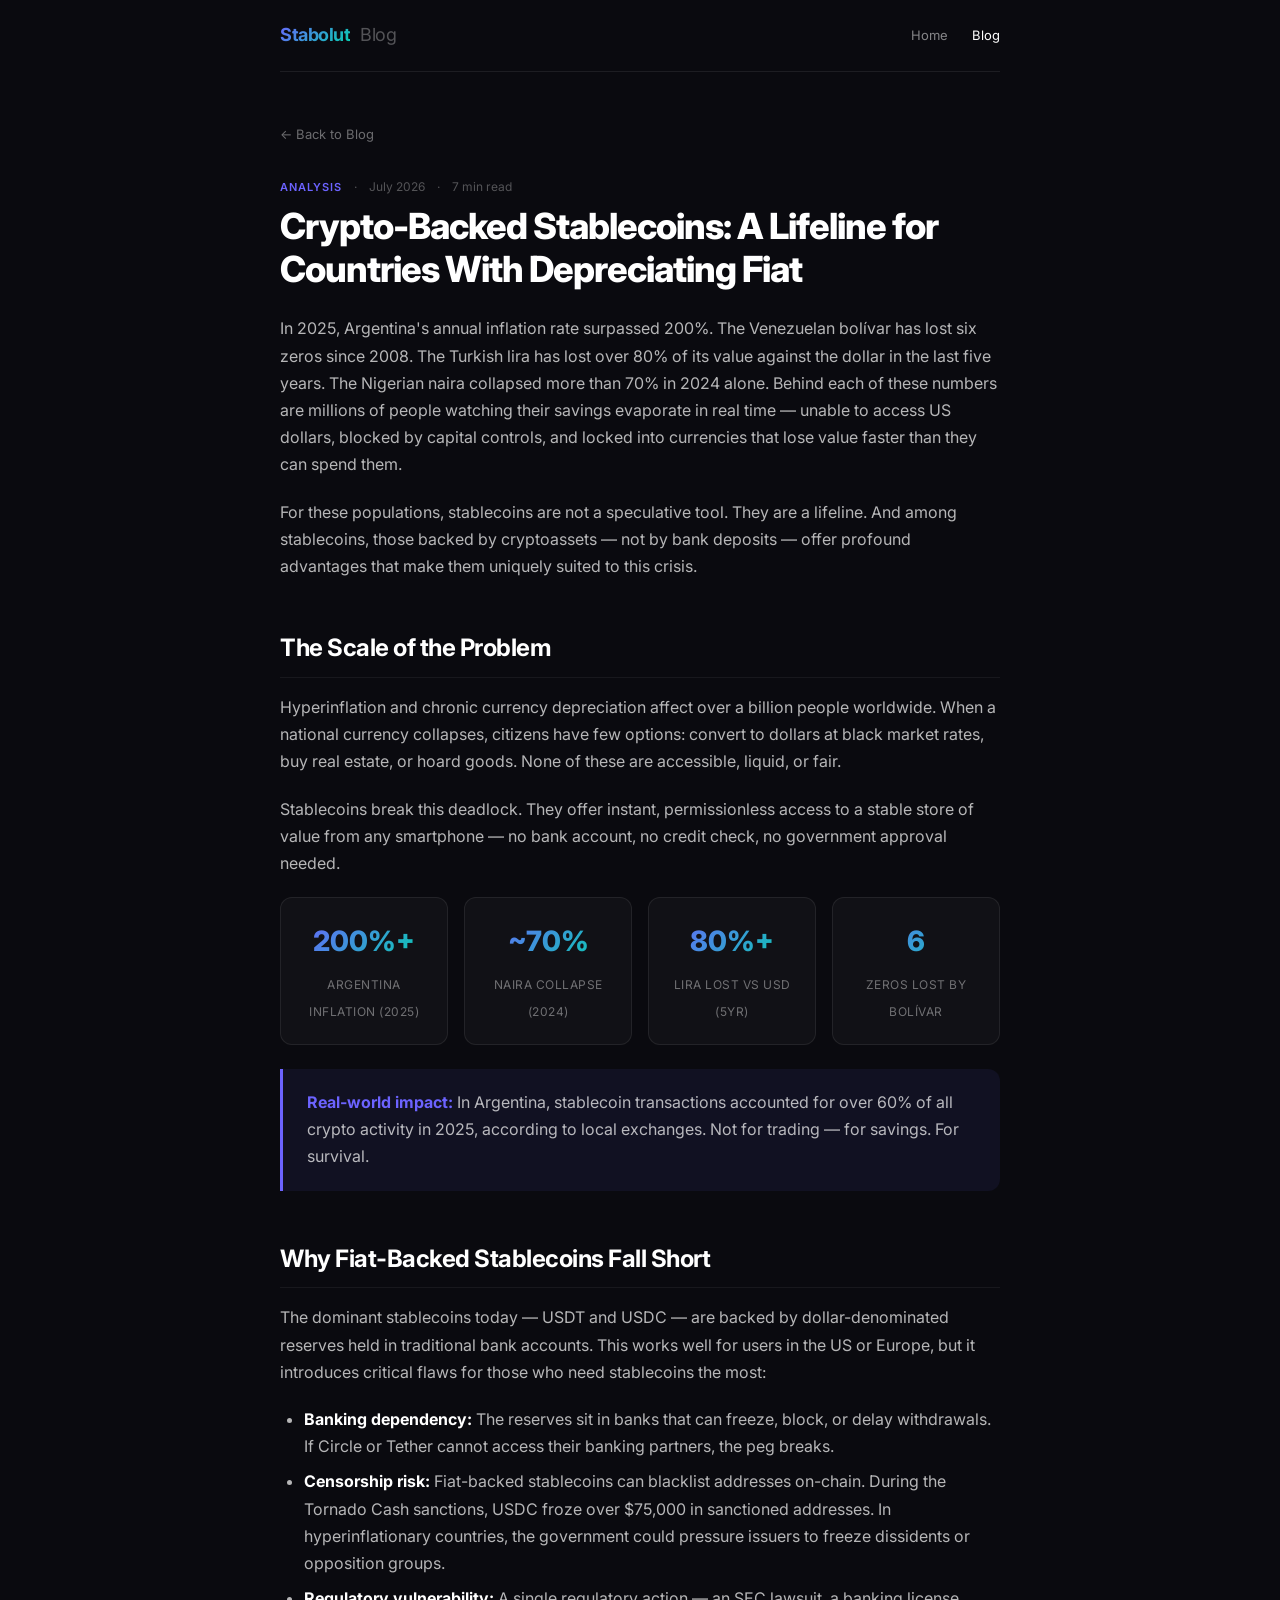
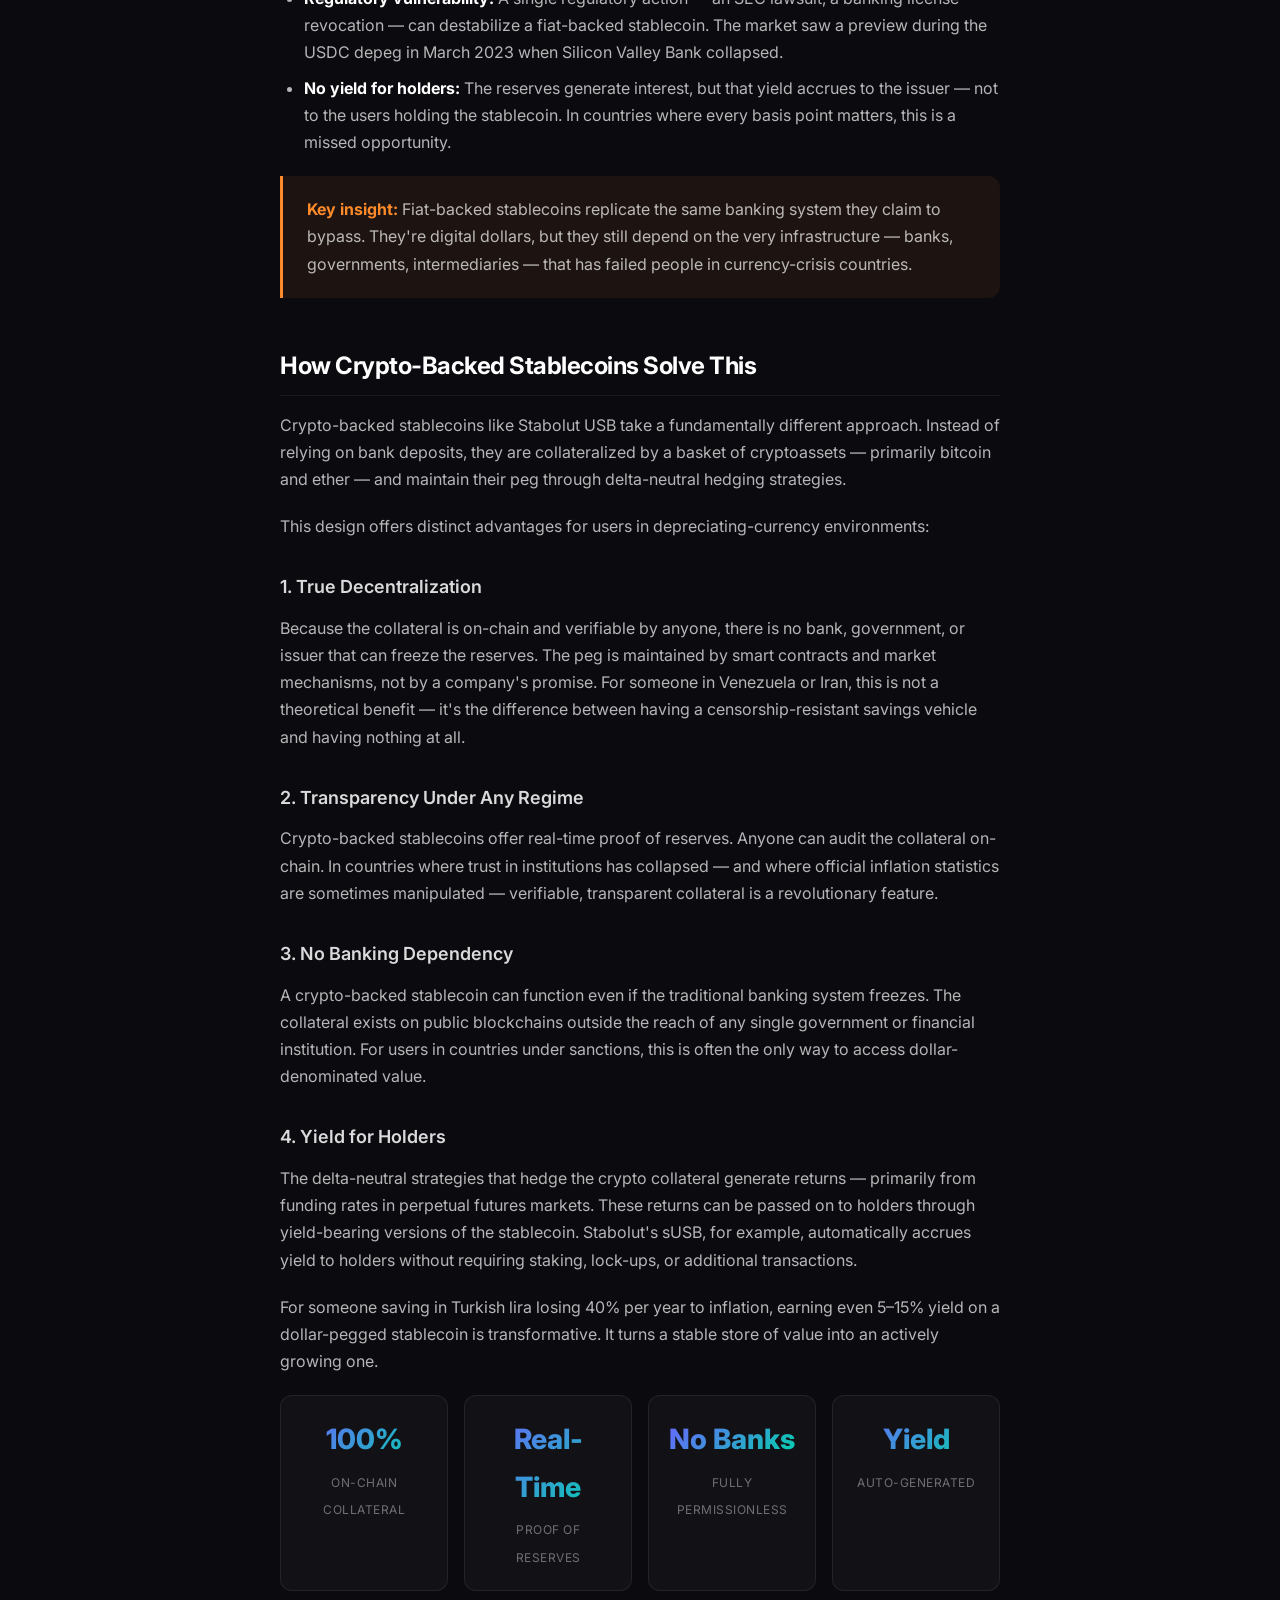
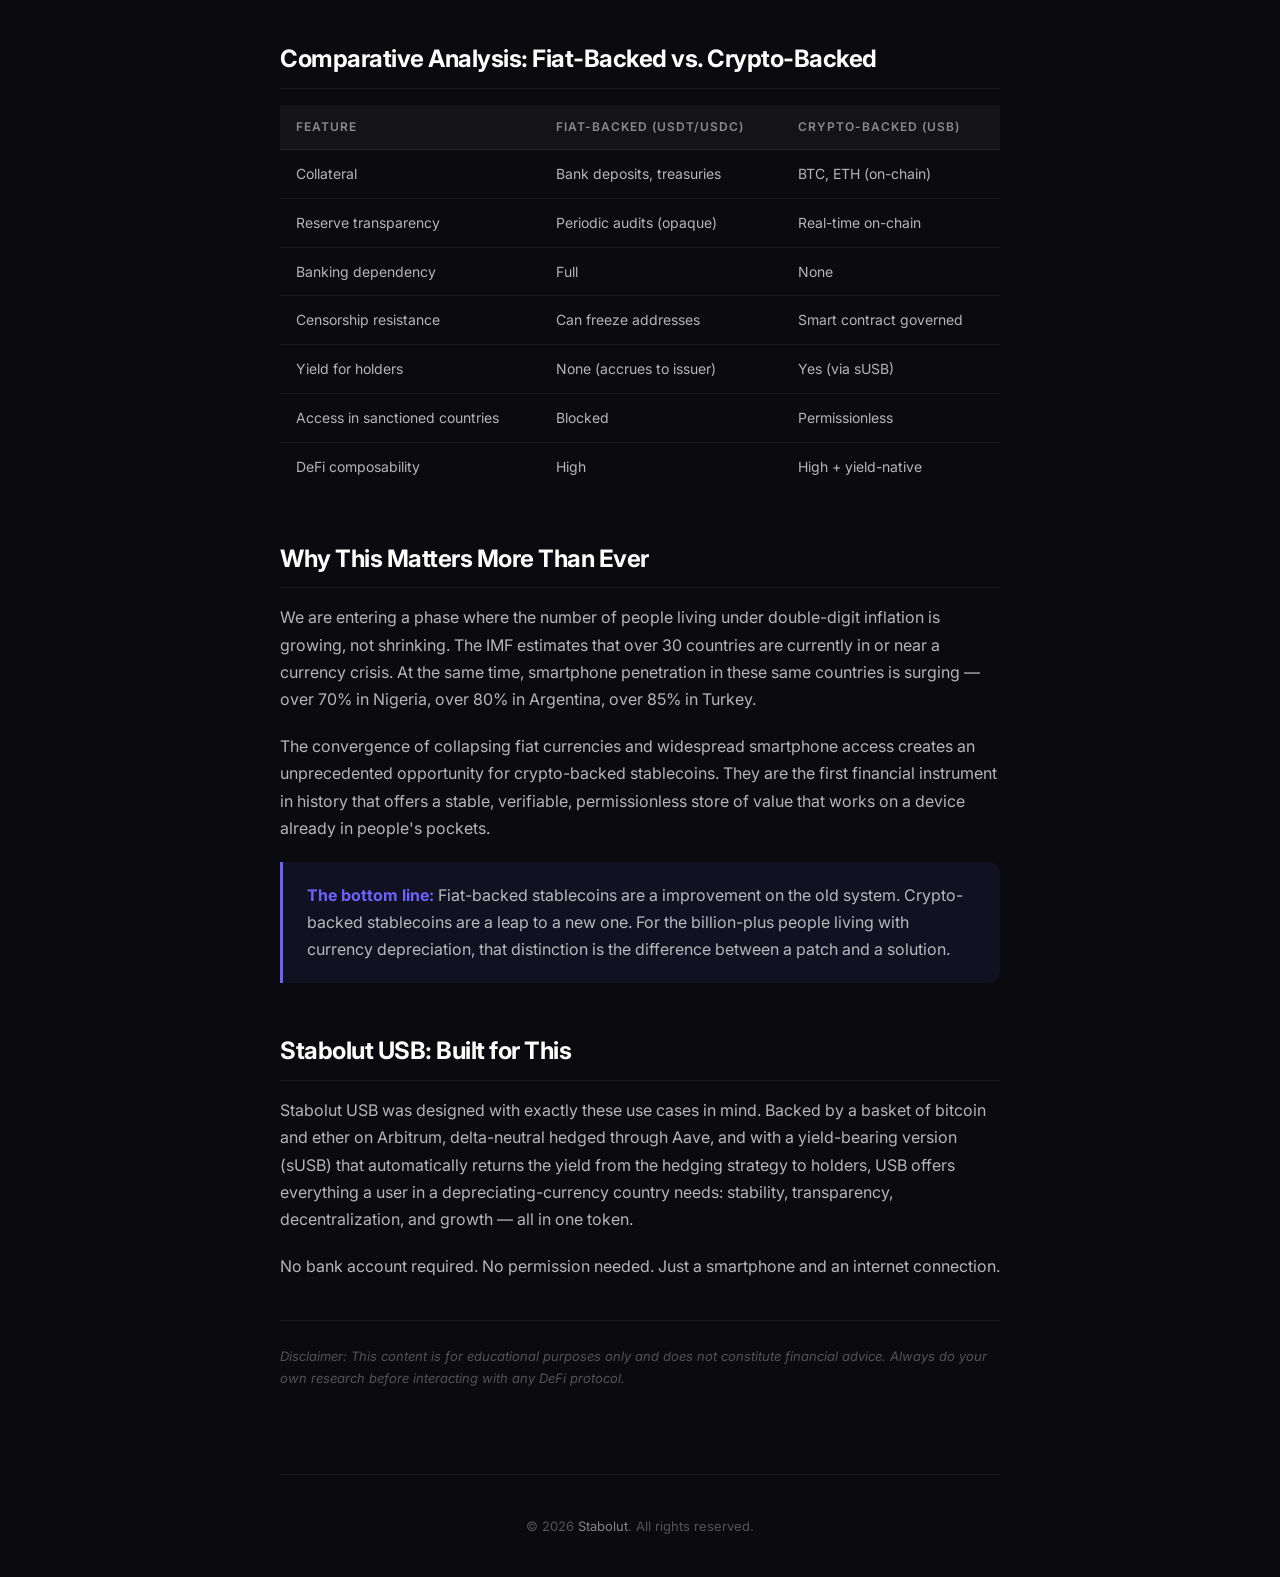
<file: blog/crypto-backed-stablecoins-hyperinflation.html>
<!DOCTYPE html>
<html lang="en">
<head>
<meta charset="UTF-8">
<meta name="viewport" content="width=device-width, initial-scale=1.0">
<title>Crypto-Backed Stablecoins: A Lifeline for Countries With Depreciating Fiat — Stabolut</title>
<meta name="description" content="For millions in Argentina, Turkey, Nigeria and beyond, crypto-backed stablecoins are more than speculation — they're financial survival. Here's why they matter.">
<link rel="canonical" href="https://blog.stabolut.com/crypto-backed-stablecoins-hyperinflation">
<link rel="preconnect" href="https://fonts.googleapis.com">
<link rel="preconnect" href="https://fonts.gstatic.com" crossorigin>
<link href="https://fonts.googleapis.com/css2?family=Inter:wght@300;400;500;600;700;800;900&display=swap" rel="stylesheet">
<style>
*{margin:0;padding:0;box-sizing:border-box}
body{font-family:Inter,-apple-system,sans-serif;background:#0a0a0f;color:#fff;overflow-x:hidden;line-height:1.7}
a{color:inherit;text-decoration:none}
.container{max-width:720px;margin:0 auto;padding:0 24px}
.nav{display:flex;align-items:center;justify-content:space-between;padding:20px 0;border-bottom:1px solid rgba(255,255,255,.08)}
.nav .logo{display:flex;align-items:center;gap:10px;font-size:18px;font-weight:700;letter-spacing:-.5px}
.nav .logo .grad{background:linear-gradient(135deg,#6c63ff,#00d4aa);-webkit-background-clip:text;-webkit-text-fill-color:transparent;background-clip:text}
.nav .links{display:flex;gap:24px;font-size:13px;color:rgba(255,255,255,.5)}
.nav .links a{transition:color .15s}
.nav .links a:hover{color:#fff}
.nav .links a.active{color:#fff}
.article{padding:48px 0 64px}
.article .back{display:inline-flex;align-items:center;gap:6px;font-size:13px;color:rgba(255,255,255,.4);margin-bottom:32px;transition:color .15s}
.article .back:hover{color:#6c63ff}
.article .meta{font-size:12px;color:rgba(255,255,255,.3);margin-bottom:8px;display:flex;gap:12px;align-items:center}
.article .meta .tag{display:inline-block;font-size:11px;font-weight:600;text-transform:uppercase;letter-spacing:1px;color:#6c63ff}
.article h1{font-size:36px;font-weight:800;letter-spacing:-1px;line-height:1.2;margin-bottom:24px}
.article h2{font-size:24px;font-weight:700;letter-spacing:-.5px;margin-top:48px;margin-bottom:16px;padding-bottom:8px;border-bottom:1px solid rgba(255,255,255,.06)}
.article h3{font-size:18px;font-weight:600;margin-top:32px;margin-bottom:12px;color:rgba(255,255,255,.85)}
.article p{font-size:16px;color:rgba(255,255,255,.7);margin-bottom:20px}
.article ul,.article ol{padding-left:24px;margin-bottom:20px}
.article li{font-size:16px;color:rgba(255,255,255,.7);margin-bottom:8px}
.article strong{color:#fff}
.article .highlight{background:rgba(108,99,255,.08);border-left:3px solid #6c63ff;padding:20px 24px;border-radius:0 12px 12px 0;margin-bottom:24px}
.article .highlight p:last-child{margin-bottom:0}
.article .highlight strong{color:#6c63ff}
.article .highlight-amber{background:rgba(255,138,42,.08);border-left:3px solid #ff8a2a;padding:20px 24px;border-radius:0 12px 12px 0;margin-bottom:24px}
.article .highlight-amber p:last-child{margin-bottom:0}
.article .highlight-amber strong{color:#ff8a2a}
.article .stat-row{display:grid;grid-template-columns:repeat(auto-fit,minmax(160px,1fr));gap:16px;margin-bottom:24px}
.article .stat-card{background:rgba(255,255,255,.03);border:1px solid rgba(255,255,255,.08);border-radius:12px;padding:20px;text-align:center}
.article .stat-card .number{font-size:28px;font-weight:800;background:linear-gradient(135deg,#6c63ff,#00d4aa);-webkit-background-clip:text;-webkit-text-fill-color:transparent;background-clip:text;display:block;margin-bottom:4px}
.article .stat-card .label{font-size:12px;color:rgba(255,255,255,.4);text-transform:uppercase;letter-spacing:.5px}
.article table{width:100%;border-collapse:collapse;margin-bottom:24px;font-size:14px}
.article table th{text-align:left;padding:12px 16px;background:rgba(255,255,255,.04);color:rgba(255,255,255,.5);font-weight:600;font-size:12px;text-transform:uppercase;letter-spacing:1px;border-bottom:1px solid rgba(255,255,255,.08)}
.article table td{padding:12px 16px;border-bottom:1px solid rgba(255,255,255,.06);color:rgba(255,255,255,.7)}
.article table tr:last-child td{border-bottom:none}
.footer{text-align:center;padding:40px 0;border-top:1px solid rgba(255,255,255,.06);color:rgba(255,255,255,.3);font-size:13px}
.footer a{color:rgba(255,255,255,.5)}
.footer a:hover{color:#fff}
@media(max-width:640px){.article h1{font-size:26px}.article .stat-row{grid-template-columns:1fr 1fr}}
</style>
<!-- Matomo -->
<script>
 var _paq = window._paq = window._paq || [];
 /* tracker methods like "setCustomDimension" should be called before "trackPageView" */
 _paq.push(["setDocumentTitle", document.domain + "/" + document.title]);
 _paq.push(["setCookieDomain", "*.stabolut.com"]);
 _paq.push(["setDomains", ["*.stabolut.com", "*.blog.stabolut.com"]]);
 _paq.push(["setDoNotTrack", true]);
 _paq.push(['trackPageView']);
 _paq.push(['enableLinkTracking']);
 (function() {
 var u="//matomo.montoya.xyz/";
 _paq.push(['setTrackerUrl', u+'matomo.php']);
 _paq.push(['setSiteId', '18']);
 var d=document, g=d.createElement('script'), s=d.getElementsByTagName('script')[0];
 g.async=true; g.src=u+'matomo.js'; s.parentNode.insertBefore(g,s);
 })();
</script>
<noscript><p><img referrerpolicy="no-referrer-when-downgrade" src="//matomo.montoya.xyz/matomo.php?idsite=18&amp;rec=1" style="border:0;" alt="" /></p></noscript>
<!-- End Matomo Code -->
</head>
<body>
<nav class="nav container">
  <a href="/" class="logo"><span class="grad">Stabolut</span> <span style="color:rgba(255,255,255,.3);font-weight:400">Blog</span></a>
  <div class="links">
    <a href="https://stabolut.com">Home</a>
    <a href="/" class="active">Blog</a>
  </div>
</nav>

<article class="article container">
  <a href="/" class="back">← Back to Blog</a>

  <div class="meta">
    <span class="tag">Analysis</span>
    <span>·</span>
    <span>July 2026</span>
    <span>·</span>
    <span>7 min read</span>
  </div>

  <h1>Crypto-Backed Stablecoins: A Lifeline for Countries With Depreciating Fiat</h1>

  <p>In 2025, Argentina's annual inflation rate surpassed 200%. The Venezuelan bolívar has lost six zeros since 2008. The Turkish lira has lost over 80% of its value against the dollar in the last five years. The Nigerian naira collapsed more than 70% in 2024 alone. Behind each of these numbers are millions of people watching their savings evaporate in real time — unable to access US dollars, blocked by capital controls, and locked into currencies that lose value faster than they can spend them.</p>

  <p>For these populations, stablecoins are not a speculative tool. They are a lifeline. And among stablecoins, those backed by cryptoassets — not by bank deposits — offer profound advantages that make them uniquely suited to this crisis.</p>

  <h2>The Scale of the Problem</h2>

  <p>Hyperinflation and chronic currency depreciation affect over a billion people worldwide. When a national currency collapses, citizens have few options: convert to dollars at black market rates, buy real estate, or hoard goods. None of these are accessible, liquid, or fair.</p>

  <p>Stablecoins break this deadlock. They offer instant, permissionless access to a stable store of value from any smartphone — no bank account, no credit check, no government approval needed.</p>

  <div class="stat-row">
    <div class="stat-card">
      <span class="number">200%+</span>
      <span class="label">Argentina Inflation (2025)</span>
    </div>
    <div class="stat-card">
      <span class="number">~70%</span>
      <span class="label">Naira Collapse (2024)</span>
    </div>
    <div class="stat-card">
      <span class="number">80%+</span>
      <span class="label">Lira Lost vs USD (5yr)</span>
    </div>
    <div class="stat-card">
      <span class="number">6</span>
      <span class="label">Zeros Lost by Bolívar</span>
    </div>
  </div>

  <div class="highlight">
    <p><strong>Real-world impact:</strong> In Argentina, stablecoin transactions accounted for over 60% of all crypto activity in 2025, according to local exchanges. Not for trading — for savings. For survival.</p>
  </div>

  <h2>Why Fiat-Backed Stablecoins Fall Short</h2>

  <p>The dominant stablecoins today — USDT and USDC — are backed by dollar-denominated reserves held in traditional bank accounts. This works well for users in the US or Europe, but it introduces critical flaws for those who need stablecoins the most:</p>

  <ul>
    <li><strong>Banking dependency:</strong> The reserves sit in banks that can freeze, block, or delay withdrawals. If Circle or Tether cannot access their banking partners, the peg breaks.</li>
    <li><strong>Censorship risk:</strong> Fiat-backed stablecoins can blacklist addresses on-chain. During the Tornado Cash sanctions, USDC froze over $75,000 in sanctioned addresses. In hyperinflationary countries, the government could pressure issuers to freeze dissidents or opposition groups.</li>
    <li><strong>Regulatory vulnerability:</strong> A single regulatory action — an SEC lawsuit, a banking license revocation — can destabilize a fiat-backed stablecoin. The market saw a preview during the USDC depeg in March 2023 when Silicon Valley Bank collapsed.</li>
    <li><strong>No yield for holders:</strong> The reserves generate interest, but that yield accrues to the issuer — not to the users holding the stablecoin. In countries where every basis point matters, this is a missed opportunity.</li>
  </ul>

  <div class="highlight-amber">
    <p><strong>Key insight:</strong> Fiat-backed stablecoins replicate the same banking system they claim to bypass. They're digital dollars, but they still depend on the very infrastructure — banks, governments, intermediaries — that has failed people in currency-crisis countries.</p>
  </div>

  <h2>How Crypto-Backed Stablecoins Solve This</h2>

  <p>Crypto-backed stablecoins like Stabolut USB take a fundamentally different approach. Instead of relying on bank deposits, they are collateralized by a basket of cryptoassets — primarily bitcoin and ether — and maintain their peg through delta-neutral hedging strategies.</p>

  <p>This design offers distinct advantages for users in depreciating-currency environments:</p>

  <h3>1. True Decentralization</h3>
  <p>Because the collateral is on-chain and verifiable by anyone, there is no bank, government, or issuer that can freeze the reserves. The peg is maintained by smart contracts and market mechanisms, not by a company's promise. For someone in Venezuela or Iran, this is not a theoretical benefit — it's the difference between having a censorship-resistant savings vehicle and having nothing at all.</p>

  <h3>2. Transparency Under Any Regime</h3>
  <p>Crypto-backed stablecoins offer real-time proof of reserves. Anyone can audit the collateral on-chain. In countries where trust in institutions has collapsed — and where official inflation statistics are sometimes manipulated — verifiable, transparent collateral is a revolutionary feature.</p>

  <h3>3. No Banking Dependency</h3>
  <p>A crypto-backed stablecoin can function even if the traditional banking system freezes. The collateral exists on public blockchains outside the reach of any single government or financial institution. For users in countries under sanctions, this is often the only way to access dollar-denominated value.</p>

  <h3>4. Yield for Holders</h3>
  <p>The delta-neutral strategies that hedge the crypto collateral generate returns — primarily from funding rates in perpetual futures markets. These returns can be passed on to holders through yield-bearing versions of the stablecoin. Stabolut's sUSB, for example, automatically accrues yield to holders without requiring staking, lock-ups, or additional transactions.</p>

  <p>For someone saving in Turkish lira losing 40% per year to inflation, earning even 5–15% yield on a dollar-pegged stablecoin is transformative. It turns a stable store of value into an actively growing one.</p>

  <div class="stat-row">
    <div class="stat-card">
      <span class="number">100%</span>
      <span class="label">On-Chain Collateral</span>
    </div>
    <div class="stat-card">
      <span class="number">Real-Time</span>
      <span class="label">Proof of Reserves</span>
    </div>
    <div class="stat-card">
      <span class="number">No Banks</span>
      <span class="label">Fully Permissionless</span>
    </div>
    <div class="stat-card">
      <span class="number">Yield</span>
      <span class="label">Auto-Generated</span>
    </div>
  </div>

  <h2>Comparative Analysis: Fiat-Backed vs. Crypto-Backed</h2>

  <table>
    <tr>
      <th>Feature</th>
      <th>Fiat-Backed (USDT/USDC)</th>
      <th>Crypto-Backed (USB)</th>
    </tr>
    <tr>
      <td>Collateral</td>
      <td>Bank deposits, treasuries</td>
      <td>BTC, ETH (on-chain)</td>
    </tr>
    <tr>
      <td>Reserve transparency</td>
      <td>Periodic audits (opaque)</td>
      <td>Real-time on-chain</td>
    </tr>
    <tr>
      <td>Banking dependency</td>
      <td>Full</td>
      <td>None</td>
    </tr>
    <tr>
      <td>Censorship resistance</td>
      <td>Can freeze addresses</td>
      <td>Smart contract governed</td>
    </tr>
    <tr>
      <td>Yield for holders</td>
      <td>None (accrues to issuer)</td>
      <td>Yes (via sUSB)</td>
    </tr>
    <tr>
      <td>Access in sanctioned countries</td>
      <td>Blocked</td>
      <td>Permissionless</td>
    </tr>
    <tr>
      <td>DeFi composability</td>
      <td>High</td>
      <td>High + yield-native</td>
    </tr>
  </table>

  <h2>Why This Matters More Than Ever</h2>

  <p>We are entering a phase where the number of people living under double-digit inflation is growing, not shrinking. The IMF estimates that over 30 countries are currently in or near a currency crisis. At the same time, smartphone penetration in these same countries is surging — over 70% in Nigeria, over 80% in Argentina, over 85% in Turkey.</p>

  <p>The convergence of collapsing fiat currencies and widespread smartphone access creates an unprecedented opportunity for crypto-backed stablecoins. They are the first financial instrument in history that offers a stable, verifiable, permissionless store of value that works on a device already in people's pockets.</p>

  <div class="highlight">
    <p><strong>The bottom line:</strong> Fiat-backed stablecoins are a improvement on the old system. Crypto-backed stablecoins are a leap to a new one. For the billion-plus people living with currency depreciation, that distinction is the difference between a patch and a solution.</p>
  </div>

  <h2>Stabolut USB: Built for This</h2>

  <p>Stabolut USB was designed with exactly these use cases in mind. Backed by a basket of bitcoin and ether on Arbitrum, delta-neutral hedged through Aave, and with a yield-bearing version (sUSB) that automatically returns the yield from the hedging strategy to holders, USB offers everything a user in a depreciating-currency country needs: stability, transparency, decentralization, and growth — all in one token.</p>

  <p>No bank account required. No permission needed. Just a smartphone and an internet connection.</p>

  <p style="margin-top:40px;padding-top:24px;border-top:1px solid rgba(255,255,255,.06);font-size:13px;color:rgba(255,255,255,.3)"><em>Disclaimer: This content is for educational purposes only and does not constitute financial advice. Always do your own research before interacting with any DeFi protocol.</em></p>
</article>

<footer class="footer container">
  <p>© 2026 <a href="https://stabolut.com">Stabolut</a>. All rights reserved.</p>
</footer>
</body>
</html>
</file>
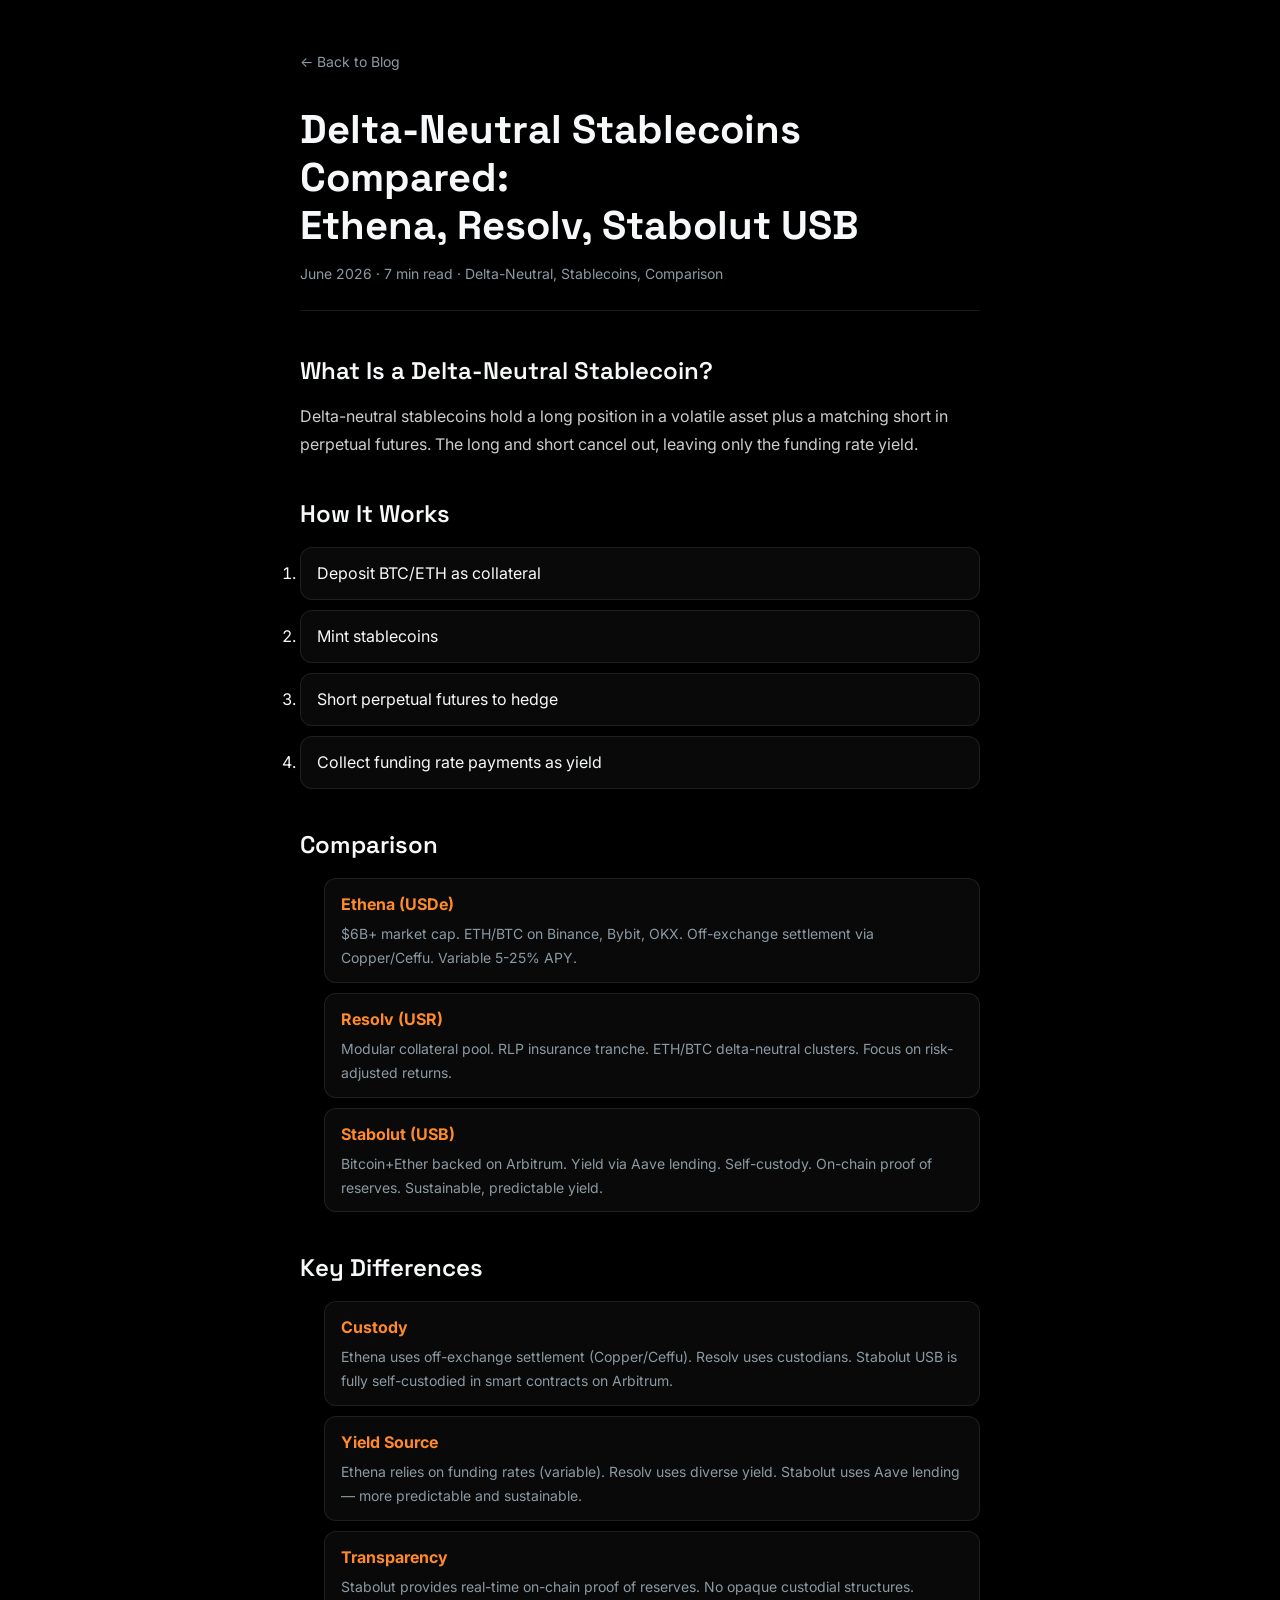
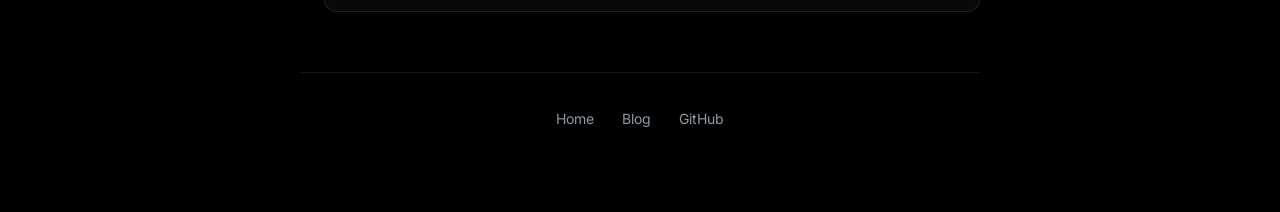
<file: blog/delta-neutral-stablecoins-comparison.html>
<!DOCTYPE html>
<html lang="en">
<head>
  <meta charset="UTF-8"><meta name="viewport" content="width=device-width,initial-scale=1.0">
  <title>Delta-Neutral Stablecoins Compared — Stabolut</title>
  <meta name="description" content="Delta-neutral stablecoins compared: Ethena vs Resolv vs Stabolut USB. Complete analysis.">
  <link rel="preconnect" href="https://fonts.googleapis.com"><link rel="preconnect" href="https://fonts.gstatic.com" crossorigin>
  <link href="https://fonts.googleapis.com/css2?family=Space+Grotesk:wght@500;600;700&family=Inter:wght@400;500;600&display=swap" rel="stylesheet">
  <style>
    :root{--bg:#000;--surface:rgba(255,255,255,.035);--border:rgba(255,255,255,.09);--text:#f6f8f9;--muted:#8c9aa3;--acc:#ff8a2a;--blue:#4ea8e6;--display:'Space Grotesk',system-ui,sans-serif;--font:'Inter',system-ui,sans-serif}
    *{margin:0;padding:0;box-sizing:border-box}
    body{font-family:var(--font);background:var(--bg);color:var(--text);line-height:1.7;-webkit-font-smoothing:antialiased}
    .container{width:min(680px,90%);margin-inline:auto;padding:48px 0}
    .back{color:var(--muted);font-size:14px;text-decoration:none;display:inline-block;margin-bottom:32px}
    .back:hover{color:var(--acc)}
    h1{font-family:var(--display);font-size:clamp(28px,4vw,40px);font-weight:700;line-height:1.2;margin-bottom:12px}
    .meta{color:var(--muted);font-size:14px;margin-bottom:40px;padding-bottom:24px;border-bottom:1px solid var(--border)}
    h2{font-family:var(--display);font-size:24px;font-weight:600;margin:36px 0 12px}
    p{margin-bottom:16px;color:rgba(255,255,255,.8)}
    ul{margin:0 0 16px 24px;color:rgba(255,255,255,.8);list-style:none;padding:0}
    li{margin-bottom:10px;padding:12px 16px;background:rgba(255,255,255,.035);border-radius:12px;border:1px solid var(--border)}
    li strong{display:block;margin-bottom:4px;color:var(--acc)}
    li span{font-size:14px;color:var(--muted);display:block}
    strong{color:var(--text)}
    footer{text-align:center;margin-top:60px;padding:32px 0;border-top:1px solid var(--border)}
    footer a{color:var(--muted);font-size:14px;margin:0 12px;text-decoration:none}
    footer a:hover{color:var(--acc)}
  </style>
<!-- Matomo -->
<script>
 var _paq = window._paq = window._paq || [];
 /* tracker methods like "setCustomDimension" should be called before "trackPageView" */
 _paq.push(["setDocumentTitle", document.domain + "/" + document.title]);
 _paq.push(["setCookieDomain", "*.stabolut.com"]);
 _paq.push(["setDomains", ["*.stabolut.com", "*.blog.stabolut.com"]]);
 _paq.push(["setDoNotTrack", true]);
 _paq.push(['trackPageView']);
 _paq.push(['enableLinkTracking']);
 (function() {
 var u="//matomo.montoya.xyz/";
 _paq.push(['setTrackerUrl', u+'matomo.php']);
 _paq.push(['setSiteId', '18']);
 var d=document, g=d.createElement('script'), s=d.getElementsByTagName('script')[0];
 g.async=true; g.src=u+'matomo.js'; s.parentNode.insertBefore(g,s);
 })();
</script>
<noscript><p><img referrerpolicy="no-referrer-when-downgrade" src="//matomo.montoya.xyz/matomo.php?idsite=18&amp;rec=1" style="border:0;" alt="" /></p></noscript>
<!-- End Matomo Code -->
</head>
<body>
<div class="container">
  <a class="back" href="https://stabolut-landing-frhmc.ondigitalocean.app/blog/">&larr; Back to Blog</a>
  <h1>Delta-Neutral Stablecoins Compared:<br>Ethena, Resolv, Stabolut USB</h1>
  <div class="meta">June 2026 &middot; 7 min read &middot; Delta-Neutral, Stablecoins, Comparison</div>

  <h2>What Is a Delta-Neutral Stablecoin?</h2>
  <p>Delta-neutral stablecoins hold a long position in a volatile asset plus a matching short in perpetual futures. The long and short cancel out, leaving only the funding rate yield.</p>

  <h2>How It Works</h2>
  <ol>
    <li>Deposit BTC/ETH as collateral</li>
    <li>Mint stablecoins</li>
    <li>Short perpetual futures to hedge</li>
    <li>Collect funding rate payments as yield</li>
  </ol>

  <h2>Comparison</h2>
  <ul>
    <li><strong>Ethena (USDe)</strong><span>$6B+ market cap. ETH/BTC on Binance, Bybit, OKX. Off-exchange settlement via Copper/Ceffu. Variable 5-25% APY.</span></li>
    <li><strong>Resolv (USR)</strong><span>Modular collateral pool. RLP insurance tranche. ETH/BTC delta-neutral clusters. Focus on risk-adjusted returns.</span></li>
    <li><strong>Stabolut (USB)</strong><span>Bitcoin+Ether backed on Arbitrum. Yield via Aave lending. Self-custody. On-chain proof of reserves. Sustainable, predictable yield.</span></li>
  </ul>

  <h2>Key Differences</h2>
  <ul>
    <li><strong>Custody</strong><span>Ethena uses off-exchange settlement (Copper/Ceffu). Resolv uses custodians. Stabolut USB is fully self-custodied in smart contracts on Arbitrum.</span></li>
    <li><strong>Yield Source</strong><span>Ethena relies on funding rates (variable). Resolv uses diverse yield. Stabolut uses Aave lending — more predictable and sustainable.</span></li>
    <li><strong>Transparency</strong><span>Stabolut provides real-time on-chain proof of reserves. No opaque custodial structures.</span></li>
  </ul>

  <footer>
    <a href="https://stabolut.com">Home</a>
    <a href="https://stabolut-landing-frhmc.ondigitalocean.app/blog/">Blog</a>
    <a href="https://github.com/Stabolut-v2">GitHub</a>
  </footer>
</div>
</body>
</html>
</file>
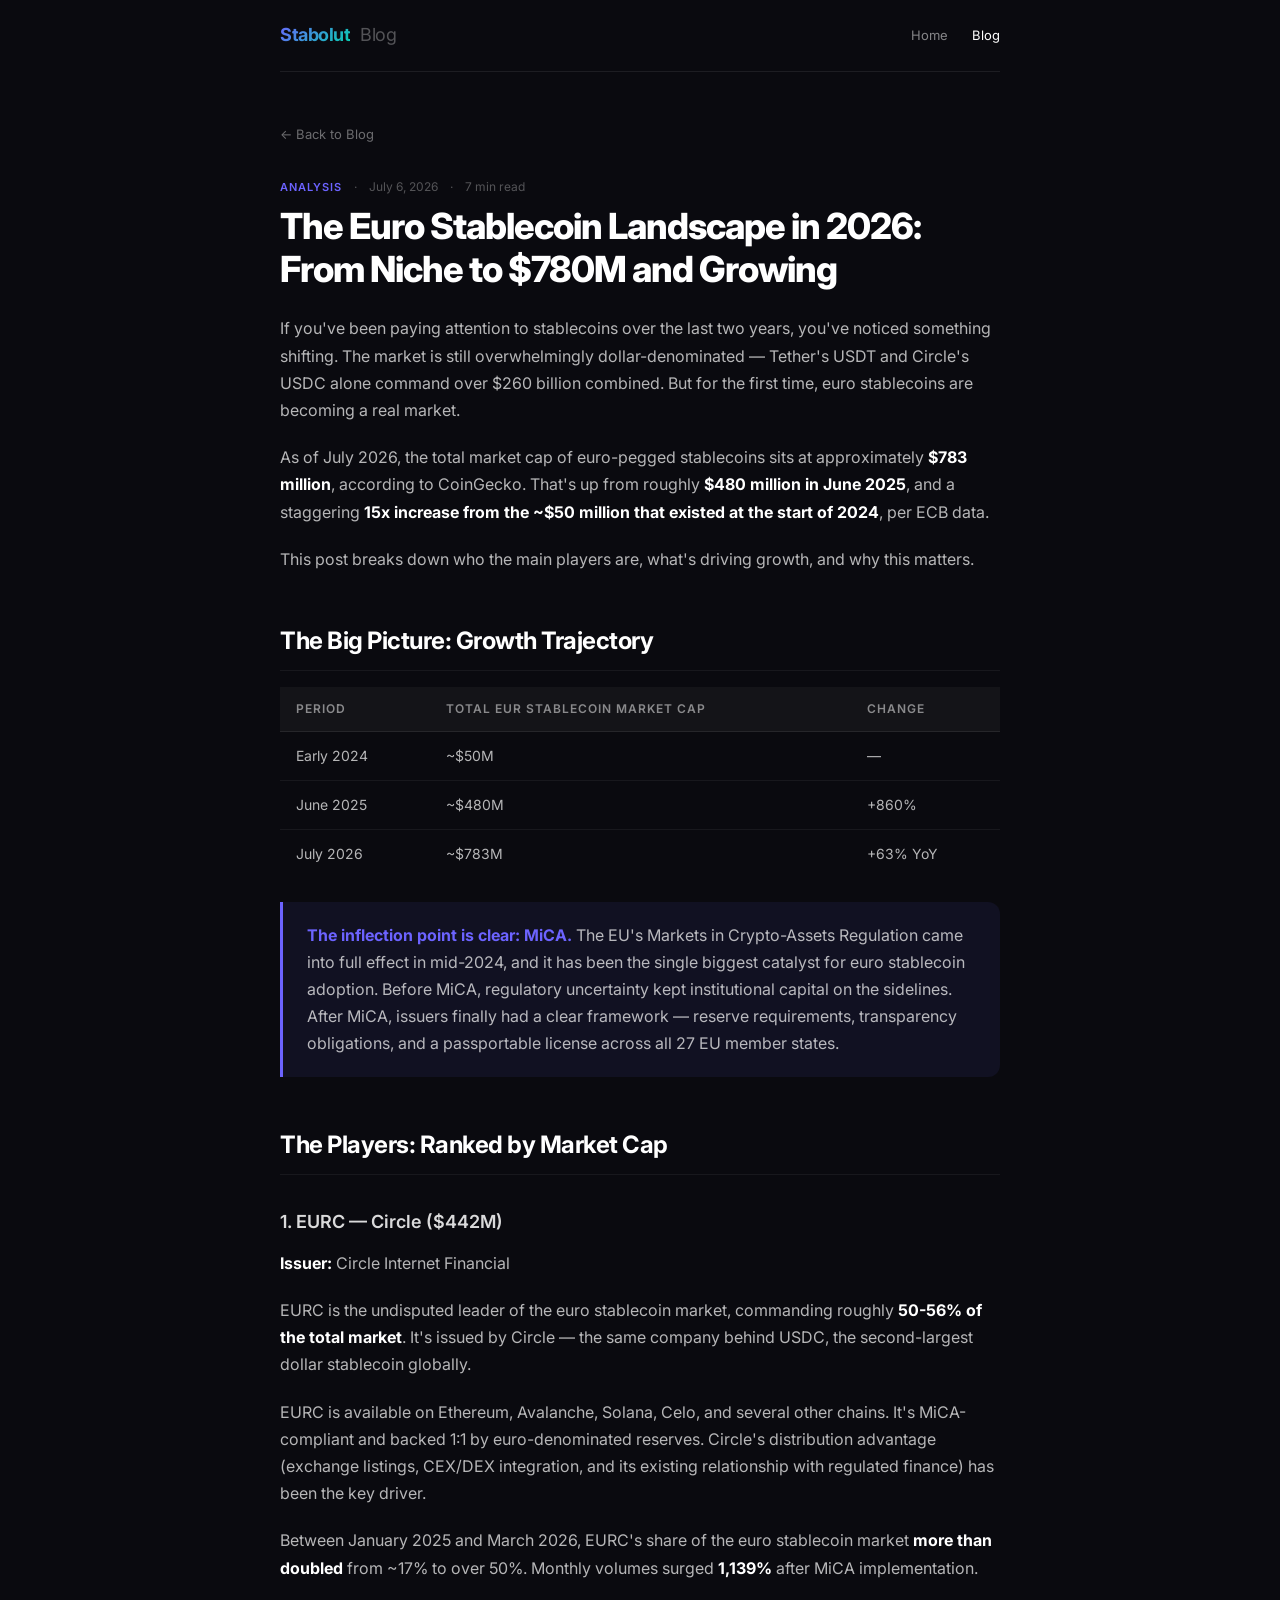
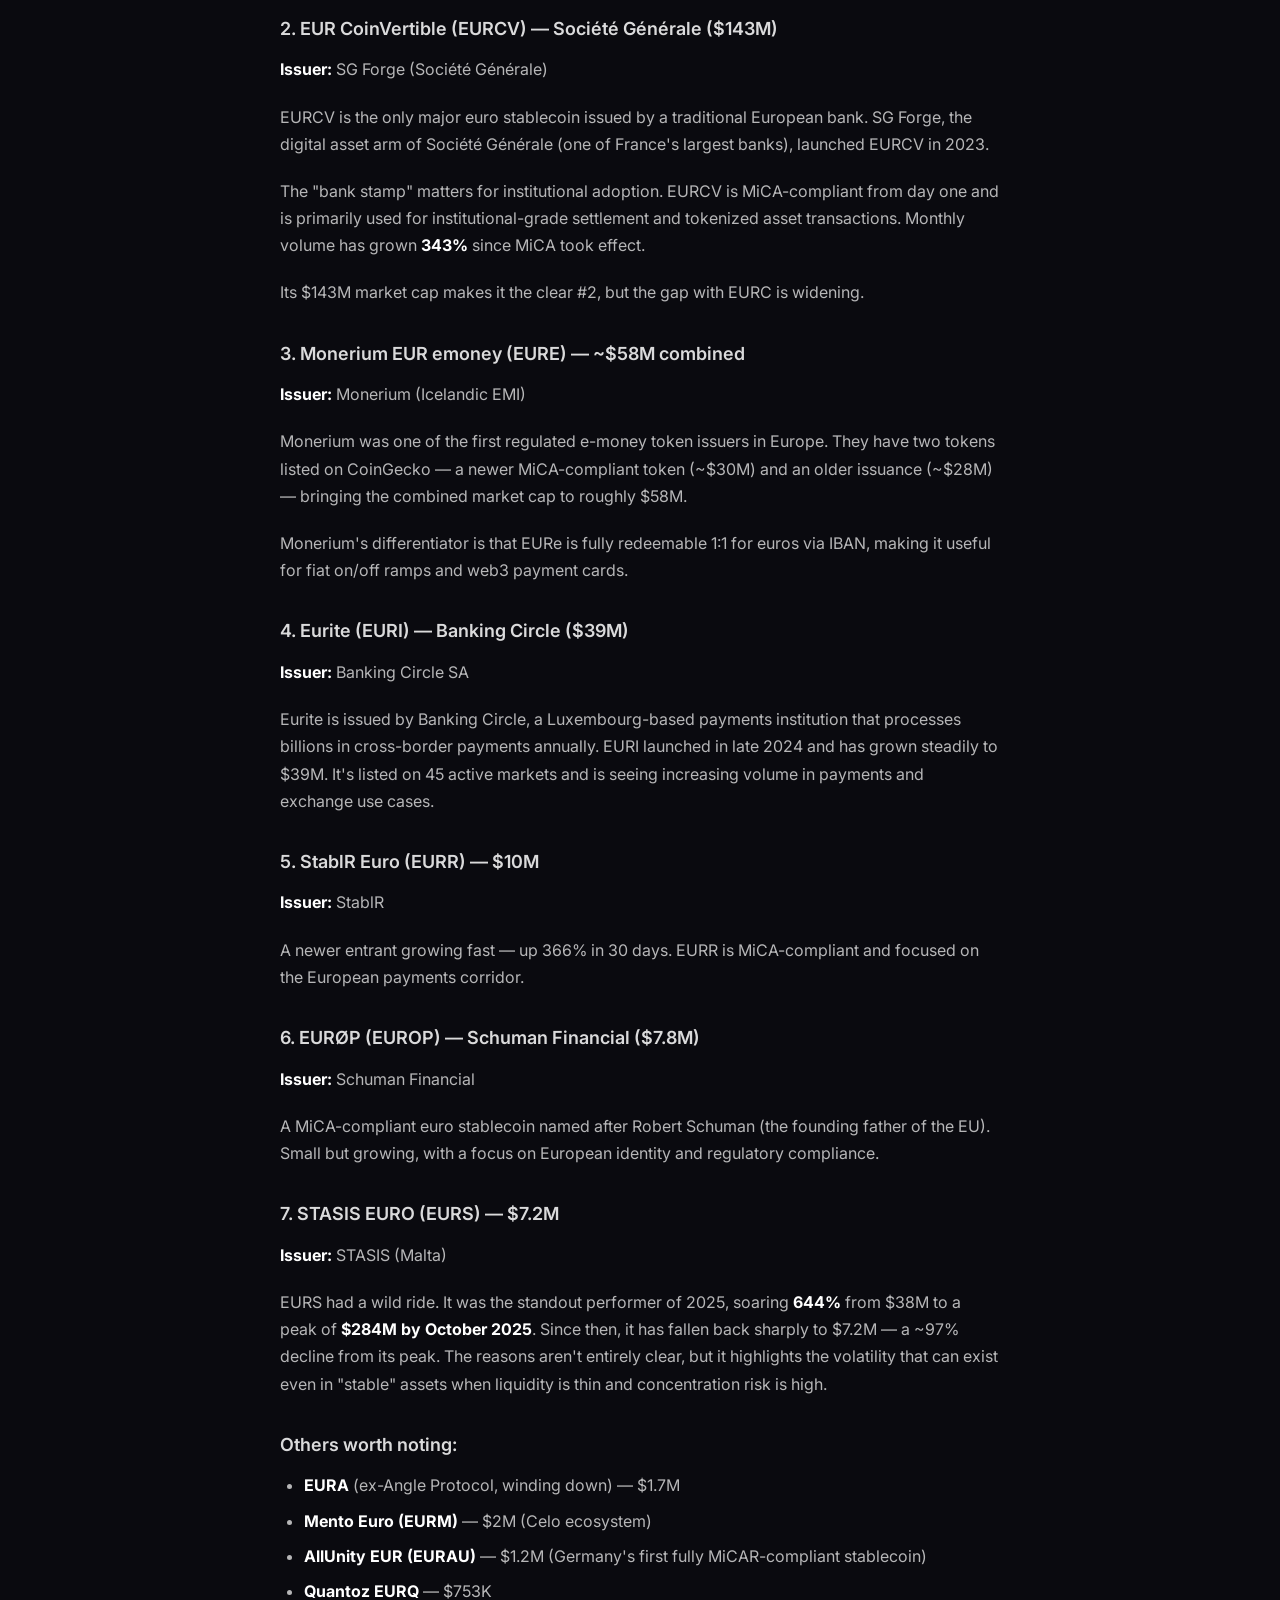
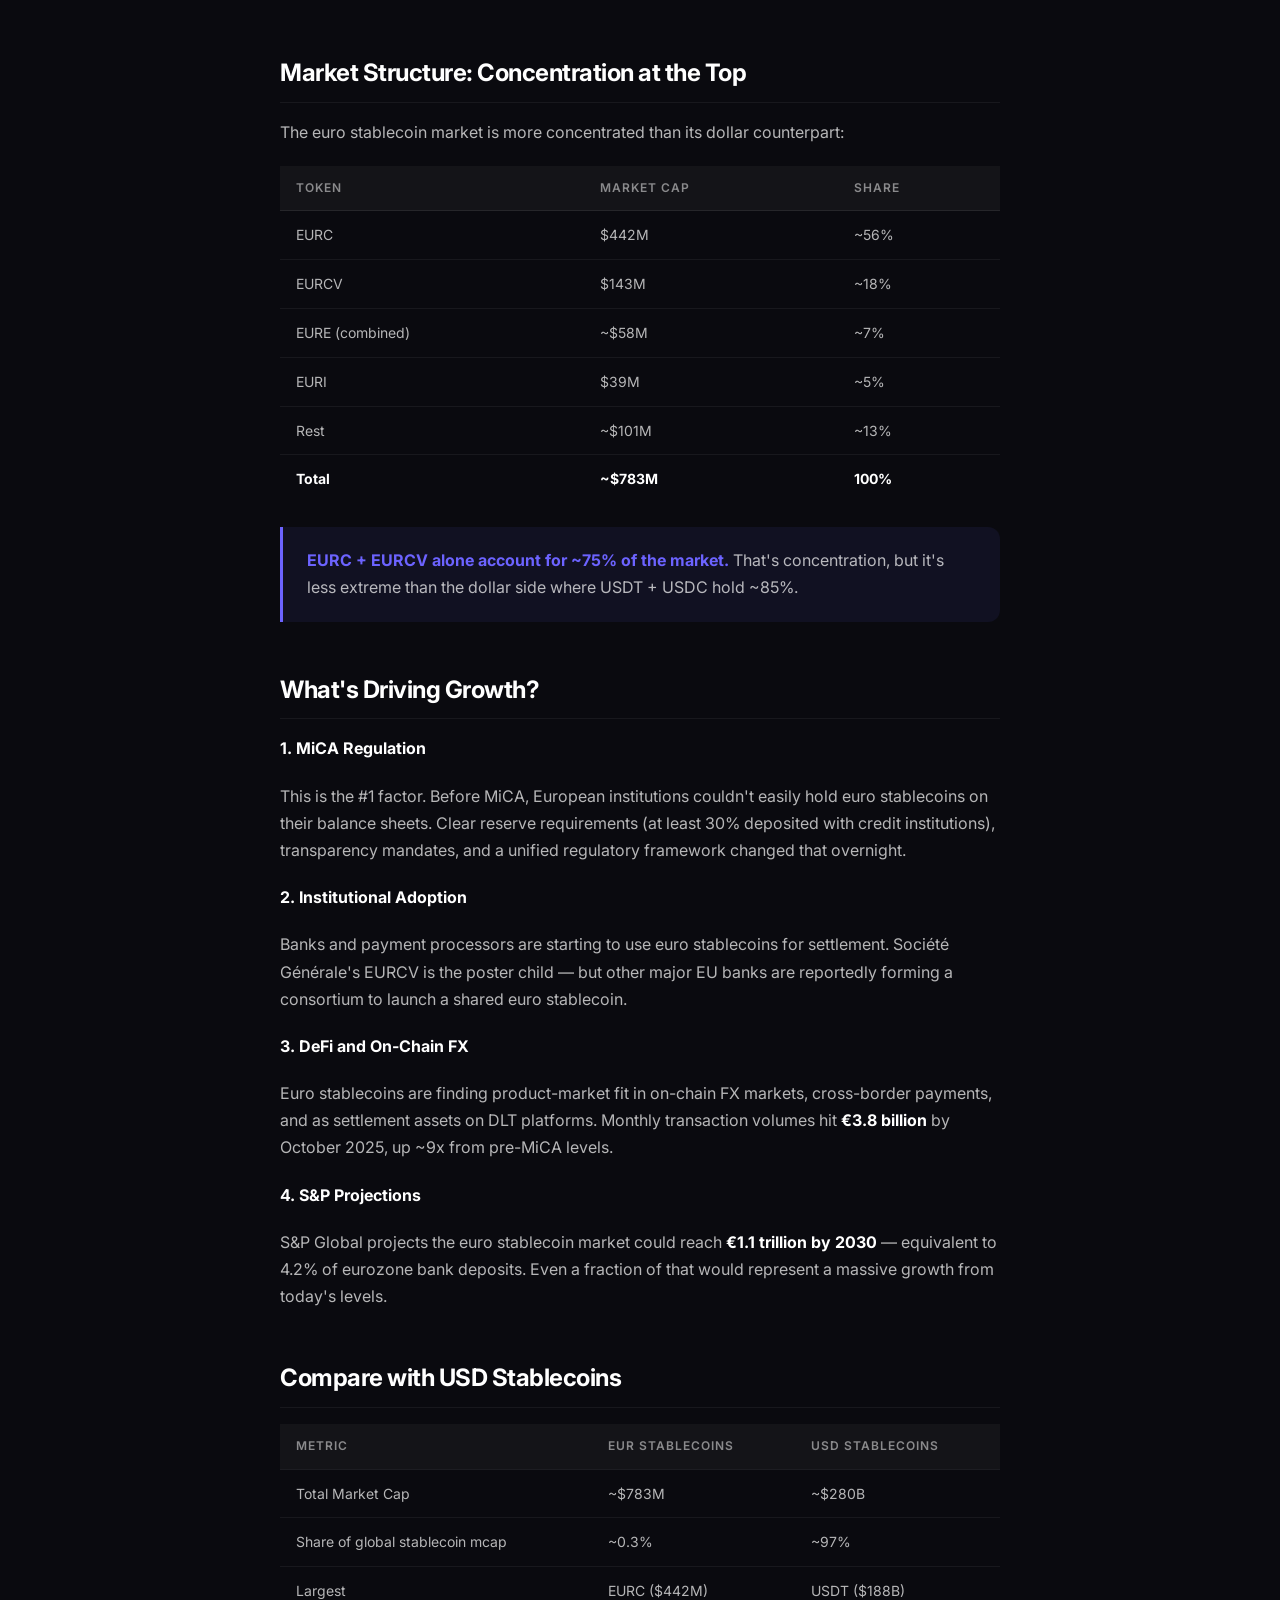
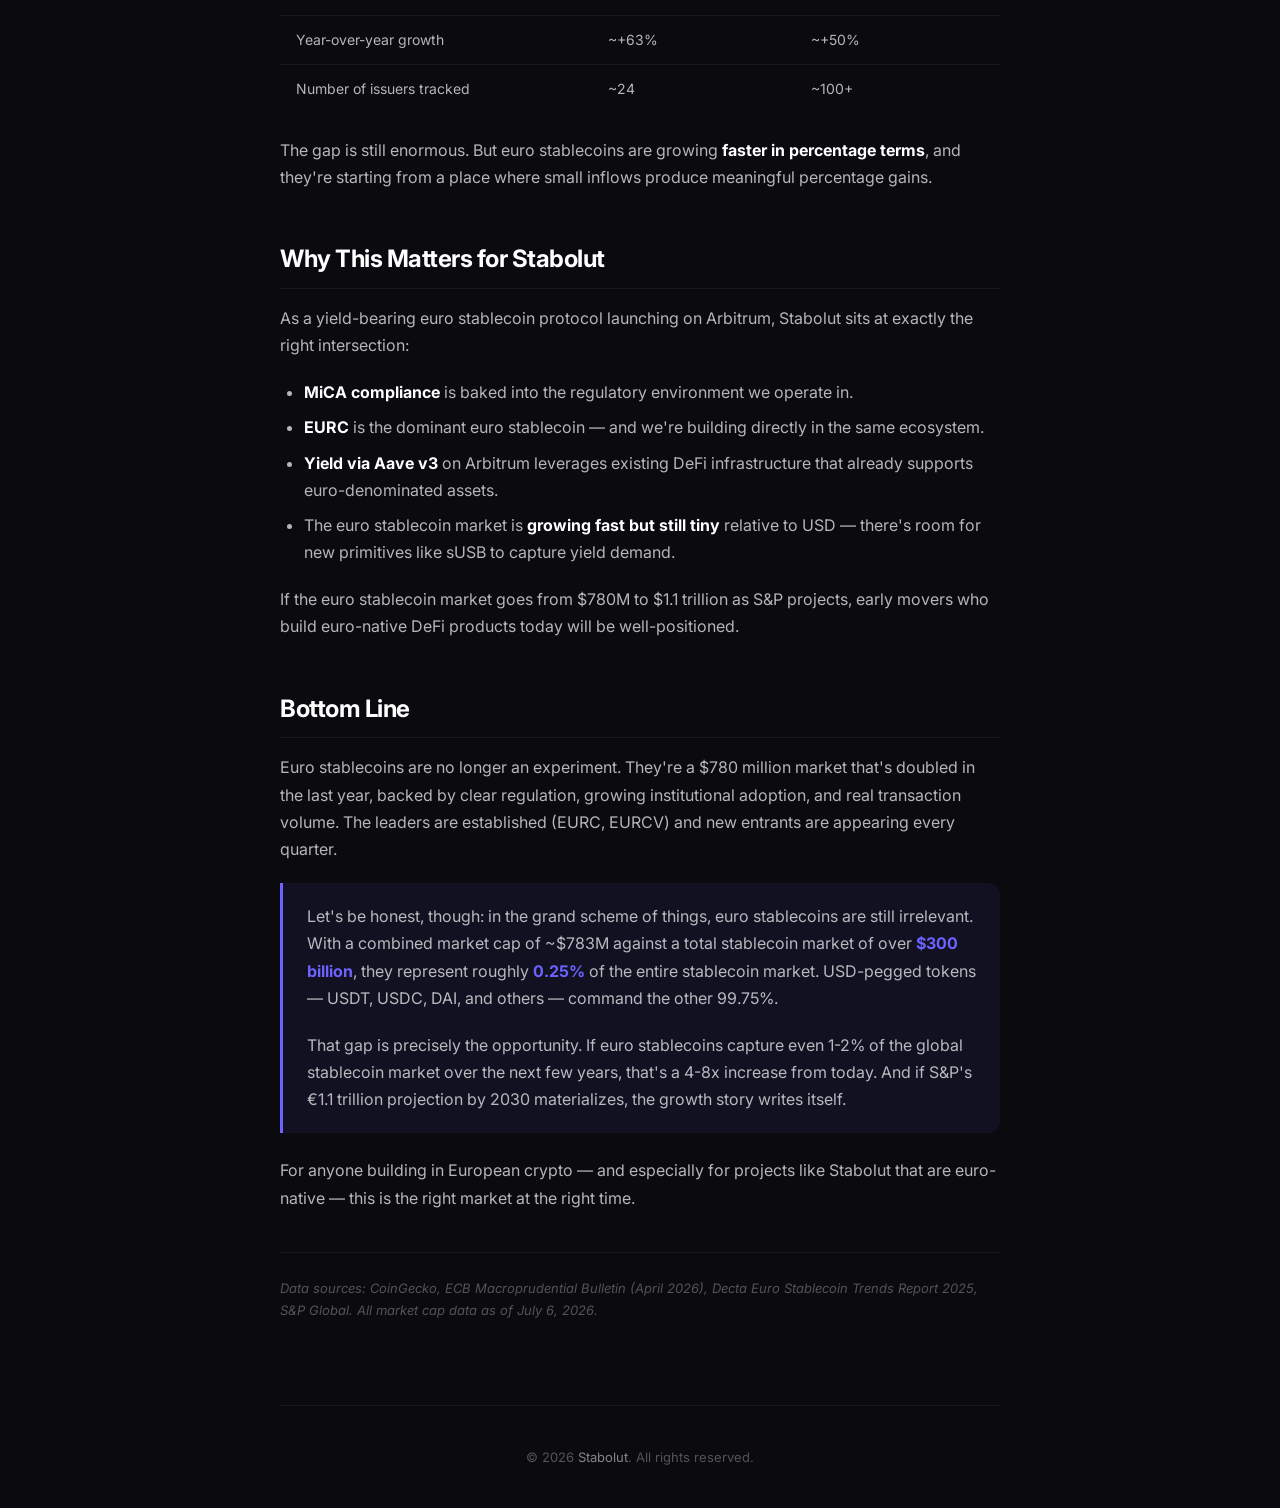
<file: blog/euro-stablecoins-landscape-2026.html>
<!DOCTYPE html>
<html lang="en">
<head>
<meta charset="UTF-8">
<meta name="viewport" content="width=device-width, initial-scale=1.0">
<title>The Euro Stablecoin Landscape in 2026 — Stabolut</title>
<meta name="description" content="A comprehensive look at euro-pegged stablecoins by market cap, issuer analysis, growth data comparing 2025 to 2026, and what it means for European DeFi.">
<link rel="canonical" href="https://blog.stabolut.com/euro-stablecoins-landscape-2026">
<link rel="preconnect" href="https://fonts.googleapis.com">
<link rel="preconnect" href="https://fonts.gstatic.com" crossorigin>
<link href="https://fonts.googleapis.com/css2?family=Inter:wght@300;400;500;600;700;800;900&display=swap" rel="stylesheet">
<style>
*{margin:0;padding:0;box-sizing:border-box}
body{font-family:Inter,-apple-system,sans-serif;background:#0a0a0f;color:#fff;overflow-x:hidden;line-height:1.7}
a{color:inherit;text-decoration:none}
.container{max-width:720px;margin:0 auto;padding:0 24px}

/* Nav */
.nav{display:flex;align-items:center;justify-content:space-between;padding:20px 0;border-bottom:1px solid rgba(255,255,255,.08)}
.nav .logo{display:flex;align-items:center;gap:10px;font-size:18px;font-weight:700;letter-spacing:-.5px}
.nav .logo .grad{background:linear-gradient(135deg,#6c63ff,#00d4aa);-webkit-background-clip:text;-webkit-text-fill-color:transparent;background-clip:text}
.nav .links{display:flex;gap:24px;font-size:13px;color:rgba(255,255,255,.5)}
.nav .links a{transition:color .15s}
.nav .links a:hover{color:#fff}
.nav .links a.active{color:#fff}

/* Article */
.article{padding:48px 0 64px}
.article .back{display:inline-flex;align-items:center;gap:6px;font-size:13px;color:rgba(255,255,255,.4);margin-bottom:32px;transition:color .15s}
.article .back:hover{color:#6c63ff}
.article .meta{font-size:12px;color:rgba(255,255,255,.3);margin-bottom:8px;display:flex;gap:12px;align-items:center}
.article .meta .tag{display:inline-block;font-size:11px;font-weight:600;text-transform:uppercase;letter-spacing:1px;color:#6c63ff}
.article h1{font-size:36px;font-weight:800;letter-spacing:-1px;line-height:1.2;margin-bottom:24px}
.article h2{font-size:24px;font-weight:700;letter-spacing:-.5px;margin-top:48px;margin-bottom:16px;padding-bottom:8px;border-bottom:1px solid rgba(255,255,255,.06)}
.article h3{font-size:18px;font-weight:600;margin-top:32px;margin-bottom:12px;color:rgba(255,255,255,.85)}
.article p{font-size:16px;color:rgba(255,255,255,.7);margin-bottom:20px}
.article ul,.article ol{padding-left:24px;margin-bottom:20px}
.article li{font-size:16px;color:rgba(255,255,255,.7);margin-bottom:8px}
.article strong{color:#fff}
.article .highlight{background:rgba(108,99,255,.08);border-left:3px solid #6c63ff;padding:20px 24px;border-radius:0 12px 12px 0;margin-bottom:24px}
.article .highlight p:last-child{margin-bottom:0}
.article .highlight strong{color:#6c63ff}
.article table{width:100%;border-collapse:collapse;margin-bottom:24px;font-size:14px}
.article table th{text-align:left;padding:12px 16px;background:rgba(255,255,255,.04);color:rgba(255,255,255,.5);font-weight:600;font-size:12px;text-transform:uppercase;letter-spacing:1px;border-bottom:1px solid rgba(255,255,255,.08)}
.article table td{padding:12px 16px;border-bottom:1px solid rgba(255,255,255,.06);color:rgba(255,255,255,.7)}
.article table tr:last-child td{border-bottom:none}
.article .protocol-grid{display:grid;grid-template-columns:1fr 1fr;gap:16px;margin-bottom:24px}
.article .protocol-card{background:rgba(255,255,255,.02);border:1px solid rgba(255,255,255,.08);border-radius:12px;padding:20px;transition:border-color .2s}
.article .protocol-card:hover{border-color:rgba(108,99,255,.4)}
.article .protocol-card h4{font-size:14px;font-weight:600;margin-bottom:6px}
.article .protocol-card p{font-size:13px;color:rgba(255,255,255,.5);margin-bottom:0;line-height:1.5}

/* Footer */
.footer{text-align:center;padding:40px 0;border-top:1px solid rgba(255,255,255,.06);color:rgba(255,255,255,.3);font-size:13px}
.footer a{color:rgba(255,255,255,.5)}
.footer a:hover{color:#fff}

@media(max-width:640px){
.article h1{font-size:26px}
.article .protocol-grid{grid-template-columns:1fr}
}
</style>
<!-- Matomo -->
<script>
 var _paq = window._paq = window._paq || [];
 /* tracker methods like "setCustomDimension" should be called before "trackPageView" */
 _paq.push(["setDocumentTitle", document.domain + "/" + document.title]);
 _paq.push(["setCookieDomain", "*.stabolut.com"]);
 _paq.push(["setDomains", ["*.stabolut.com", "*.blog.stabolut.com"]]);
 _paq.push(["setDoNotTrack", true]);
 _paq.push(['trackPageView']);
 _paq.push(['enableLinkTracking']);
 (function() {
 var u="//matomo.montoya.xyz/";
 _paq.push(['setTrackerUrl', u+'matomo.php']);
 _paq.push(['setSiteId', '18']);
 var d=document, g=d.createElement('script'), s=d.getElementsByTagName('script')[0];
 g.async=true; g.src=u+'matomo.js'; s.parentNode.insertBefore(g,s);
 })();
</script>
<noscript><p><img referrerpolicy="no-referrer-when-downgrade" src="//matomo.montoya.xyz/matomo.php?idsite=18&amp;rec=1" style="border:0;" alt="" /></p></noscript>
<!-- End Matomo Code -->
</head>
<body>
<nav class="nav container">
  <a href="/" class="logo"><span class="grad">Stabolut</span> <span style="color:rgba(255,255,255,.3);font-weight:400">Blog</span></a>
  <div class="links">
    <a href="https://stabolut.com">Home</a>
    <a href="/" class="active">Blog</a>
  </div>
</nav>

<article class="article container">
  <a href="/" class="back">← Back to Blog</a>

  <div class="meta">
    <span class="tag">Analysis</span>
    <span>·</span>
    <span>July 6, 2026</span>
    <span>·</span>
    <span>7 min read</span>
  </div>

  <h1>The Euro Stablecoin Landscape in 2026: From Niche to $780M and Growing</h1>

  <p>If you've been paying attention to stablecoins over the last two years, you've noticed something shifting. The market is still overwhelmingly dollar-denominated — Tether's USDT and Circle's USDC alone command over $260 billion combined. But for the first time, euro stablecoins are becoming a real market.</p>

  <p>As of July 2026, the total market cap of euro-pegged stablecoins sits at approximately <strong>$783 million</strong>, according to CoinGecko. That's up from roughly <strong>$480 million in June 2025</strong>, and a staggering <strong>15x increase from the ~$50 million that existed at the start of 2024</strong>, per ECB data.</p>

  <p>This post breaks down who the main players are, what's driving growth, and why this matters.</p>

  <h2>The Big Picture: Growth Trajectory</h2>

  <table>
    <thead>
      <tr><th>Period</th><th>Total EUR Stablecoin Market Cap</th><th>Change</th></tr>
    </thead>
    <tbody>
      <tr><td>Early 2024</td><td>~$50M</td><td>—</td></tr>
      <tr><td>June 2025</td><td>~$480M</td><td>+860%</td></tr>
      <tr><td>July 2026</td><td>~$783M</td><td>+63% YoY</td></tr>
    </tbody>
  </table>

  <div class="highlight">
    <p><strong>The inflection point is clear: MiCA.</strong> The EU's Markets in Crypto-Assets Regulation came into full effect in mid-2024, and it has been the single biggest catalyst for euro stablecoin adoption. Before MiCA, regulatory uncertainty kept institutional capital on the sidelines. After MiCA, issuers finally had a clear framework — reserve requirements, transparency obligations, and a passportable license across all 27 EU member states.</p>
  </div>

  <h2>The Players: Ranked by Market Cap</h2>

  <h3>1. EURC — Circle ($442M)</h3>
  <p><strong>Issuer:</strong> Circle Internet Financial</p>
  <p>EURC is the undisputed leader of the euro stablecoin market, commanding roughly <strong>50-56% of the total market</strong>. It's issued by Circle — the same company behind USDC, the second-largest dollar stablecoin globally.</p>
  <p>EURC is available on Ethereum, Avalanche, Solana, Celo, and several other chains. It's MiCA-compliant and backed 1:1 by euro-denominated reserves. Circle's distribution advantage (exchange listings, CEX/DEX integration, and its existing relationship with regulated finance) has been the key driver.</p>
  <p>Between January 2025 and March 2026, EURC's share of the euro stablecoin market <strong>more than doubled</strong> from ~17% to over 50%. Monthly volumes surged <strong>1,139%</strong> after MiCA implementation.</p>

  <h3>2. EUR CoinVertible (EURCV) — Société Générale ($143M)</h3>
  <p><strong>Issuer:</strong> SG Forge (Société Générale)</p>
  <p>EURCV is the only major euro stablecoin issued by a traditional European bank. SG Forge, the digital asset arm of Société Générale (one of France's largest banks), launched EURCV in 2023.</p>
  <p>The "bank stamp" matters for institutional adoption. EURCV is MiCA-compliant from day one and is primarily used for institutional-grade settlement and tokenized asset transactions. Monthly volume has grown <strong>343%</strong> since MiCA took effect.</p>
  <p>Its $143M market cap makes it the clear #2, but the gap with EURC is widening.</p>

  <h3>3. Monerium EUR emoney (EURE) — ~$58M combined</h3>
  <p><strong>Issuer:</strong> Monerium (Icelandic EMI)</p>
  <p>Monerium was one of the first regulated e-money token issuers in Europe. They have two tokens listed on CoinGecko — a newer MiCA-compliant token (~$30M) and an older issuance (~$28M) — bringing the combined market cap to roughly $58M.</p>
  <p>Monerium's differentiator is that EURe is fully redeemable 1:1 for euros via IBAN, making it useful for fiat on/off ramps and web3 payment cards.</p>

  <h3>4. Eurite (EURI) — Banking Circle ($39M)</h3>
  <p><strong>Issuer:</strong> Banking Circle SA</p>
  <p>Eurite is issued by Banking Circle, a Luxembourg-based payments institution that processes billions in cross-border payments annually. EURI launched in late 2024 and has grown steadily to $39M. It's listed on 45 active markets and is seeing increasing volume in payments and exchange use cases.</p>

  <h3>5. StablR Euro (EURR) — $10M</h3>
  <p><strong>Issuer:</strong> StablR</p>
  <p>A newer entrant growing fast — up 366% in 30 days. EURR is MiCA-compliant and focused on the European payments corridor.</p>

  <h3>6. EURØP (EUROP) — Schuman Financial ($7.8M)</h3>
  <p><strong>Issuer:</strong> Schuman Financial</p>
  <p>A MiCA-compliant euro stablecoin named after Robert Schuman (the founding father of the EU). Small but growing, with a focus on European identity and regulatory compliance.</p>

  <h3>7. STASIS EURO (EURS) — $7.2M</h3>
  <p><strong>Issuer:</strong> STASIS (Malta)</p>
  <p>EURS had a wild ride. It was the standout performer of 2025, soaring <strong>644%</strong> from $38M to a peak of <strong>$284M by October 2025</strong>. Since then, it has fallen back sharply to $7.2M — a ~97% decline from its peak. The reasons aren't entirely clear, but it highlights the volatility that can exist even in "stable" assets when liquidity is thin and concentration risk is high.</p>

  <h3>Others worth noting:</h3>
  <ul>
    <li><strong>EURA</strong> (ex-Angle Protocol, winding down) — $1.7M</li>
    <li><strong>Mento Euro (EURM)</strong> — $2M (Celo ecosystem)</li>
    <li><strong>AllUnity EUR (EURAU)</strong> — $1.2M (Germany's first fully MiCAR-compliant stablecoin)</li>
    <li><strong>Quantoz EURQ</strong> — $753K</li>
  </ul>

  <h2>Market Structure: Concentration at the Top</h2>

  <p>The euro stablecoin market is more concentrated than its dollar counterpart:</p>

  <table>
    <thead>
      <tr><th>Token</th><th>Market Cap</th><th>Share</th></tr>
    </thead>
    <tbody>
      <tr><td>EURC</td><td>$442M</td><td>~56%</td></tr>
      <tr><td>EURCV</td><td>$143M</td><td>~18%</td></tr>
      <tr><td>EURE (combined)</td><td>~$58M</td><td>~7%</td></tr>
      <tr><td>EURI</td><td>$39M</td><td>~5%</td></tr>
      <tr><td>Rest</td><td>~$101M</td><td>~13%</td></tr>
      <tr><td><strong>Total</strong></td><td><strong>~$783M</strong></td><td><strong>100%</strong></td></tr>
    </tbody>
  </table>

  <div class="highlight">
    <p><strong>EURC + EURCV alone account for ~75% of the market.</strong> That's concentration, but it's less extreme than the dollar side where USDT + USDC hold ~85%.</p>
  </div>

  <h2>What's Driving Growth?</h2>

  <p><strong>1. MiCA Regulation</strong></p>
  <p>This is the #1 factor. Before MiCA, European institutions couldn't easily hold euro stablecoins on their balance sheets. Clear reserve requirements (at least 30% deposited with credit institutions), transparency mandates, and a unified regulatory framework changed that overnight.</p>

  <p><strong>2. Institutional Adoption</strong></p>
  <p>Banks and payment processors are starting to use euro stablecoins for settlement. Société Générale's EURCV is the poster child — but other major EU banks are reportedly forming a consortium to launch a shared euro stablecoin.</p>

  <p><strong>3. DeFi and On-Chain FX</strong></p>
  <p>Euro stablecoins are finding product-market fit in on-chain FX markets, cross-border payments, and as settlement assets on DLT platforms. Monthly transaction volumes hit <strong>€3.8 billion</strong> by October 2025, up ~9x from pre-MiCA levels.</p>

  <p><strong>4. S&P Projections</strong></p>
  <p>S&P Global projects the euro stablecoin market could reach <strong>€1.1 trillion by 2030</strong> — equivalent to 4.2% of eurozone bank deposits. Even a fraction of that would represent a massive growth from today's levels.</p>

  <h2>Compare with USD Stablecoins</h2>

  <table>
    <thead>
      <tr><th>Metric</th><th>EUR Stablecoins</th><th>USD Stablecoins</th></tr>
    </thead>
    <tbody>
      <tr><td>Total Market Cap</td><td>~$783M</td><td>~$280B</td></tr>
      <tr><td>Share of global stablecoin mcap</td><td>~0.3%</td><td>~97%</td></tr>
      <tr><td>Largest</td><td>EURC ($442M)</td><td>USDT ($188B)</td></tr>
      <tr><td>Year-over-year growth</td><td>~+63%</td><td>~+50%</td></tr>
      <tr><td>Number of issuers tracked</td><td>~24</td><td>~100+</td></tr>
    </tbody>
  </table>

  <p>The gap is still enormous. But euro stablecoins are growing <strong>faster in percentage terms</strong>, and they're starting from a place where small inflows produce meaningful percentage gains.</p>

  <h2>Why This Matters for Stabolut</h2>

  <p>As a yield-bearing euro stablecoin protocol launching on Arbitrum, Stabolut sits at exactly the right intersection:</p>

  <ul>
    <li><strong>MiCA compliance</strong> is baked into the regulatory environment we operate in.</li>
    <li><strong>EURC</strong> is the dominant euro stablecoin — and we're building directly in the same ecosystem.</li>
    <li><strong>Yield via Aave v3</strong> on Arbitrum leverages existing DeFi infrastructure that already supports euro-denominated assets.</li>
    <li>The euro stablecoin market is <strong>growing fast but still tiny</strong> relative to USD — there's room for new primitives like sUSB to capture yield demand.</li>
  </ul>

  <p>If the euro stablecoin market goes from $780M to $1.1 trillion as S&P projects, early movers who build euro-native DeFi products today will be well-positioned.</p>

  <h2>Bottom Line</h2>

  <p>Euro stablecoins are no longer an experiment. They're a $780 million market that's doubled in the last year, backed by clear regulation, growing institutional adoption, and real transaction volume. The leaders are established (EURC, EURCV) and new entrants are appearing every quarter.</p>

  <div class="highlight">
    <p>Let's be honest, though: in the grand scheme of things, euro stablecoins are still irrelevant. With a combined market cap of ~$783M against a total stablecoin market of over <strong>$300 billion</strong>, they represent roughly <strong>0.25%</strong> of the entire stablecoin market. USD-pegged tokens — USDT, USDC, DAI, and others — command the other 99.75%.</p>
    <p>That gap is precisely the opportunity. If euro stablecoins capture even 1-2% of the global stablecoin market over the next few years, that's a 4-8x increase from today. And if S&P's €1.1 trillion projection by 2030 materializes, the growth story writes itself.</p>
  </div>

  <p>For anyone building in European crypto — and especially for projects like Stabolut that are euro-native — this is the right market at the right time.</p>

  <p style="margin-top:40px;padding-top:24px;border-top:1px solid rgba(255,255,255,.06);font-size:13px;color:rgba(255,255,255,.3)"><em>Data sources: CoinGecko, ECB Macroprudential Bulletin (April 2026), Decta Euro Stablecoin Trends Report 2025, S&P Global. All market cap data as of July 6, 2026.</em></p>
</article>

<footer class="footer container">
  <p>© 2026 <a href="https://stabolut.com">Stabolut</a>. All rights reserved.</p>
</footer>
</body>
</html>
</file>
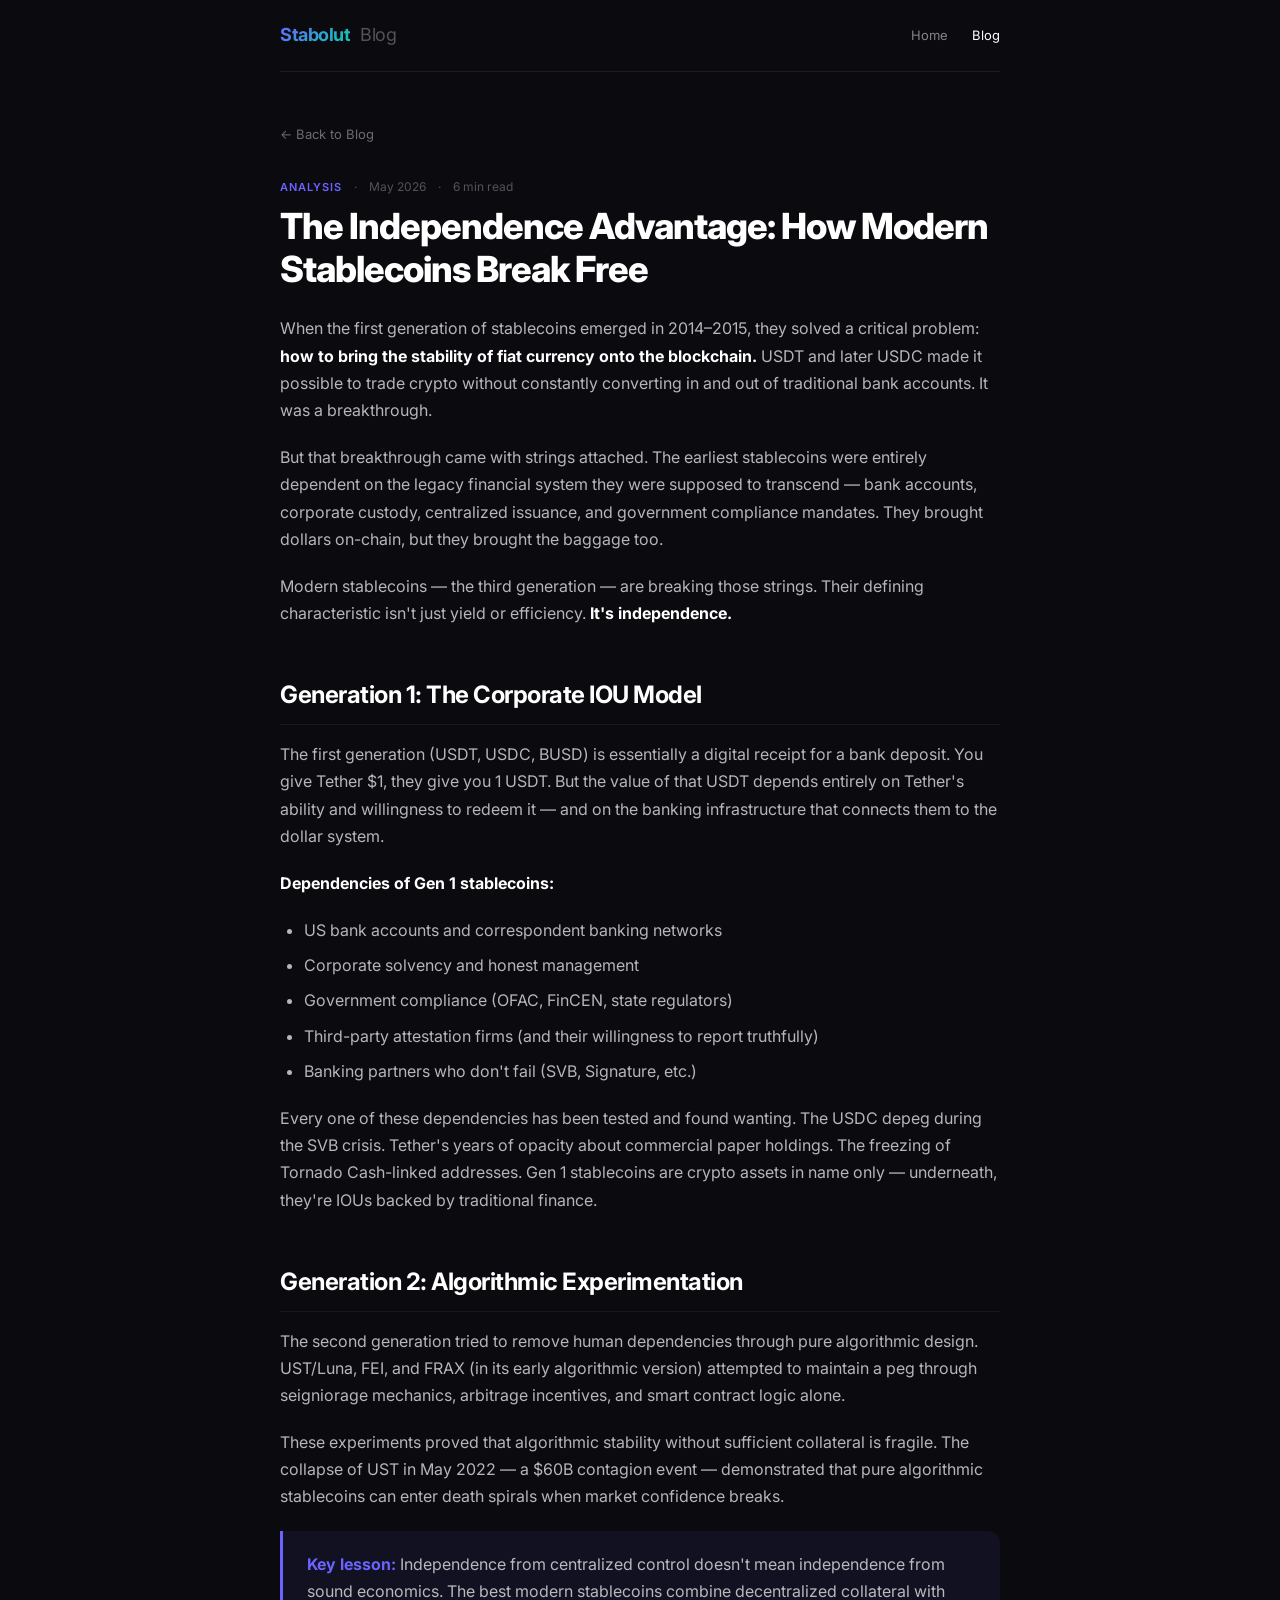
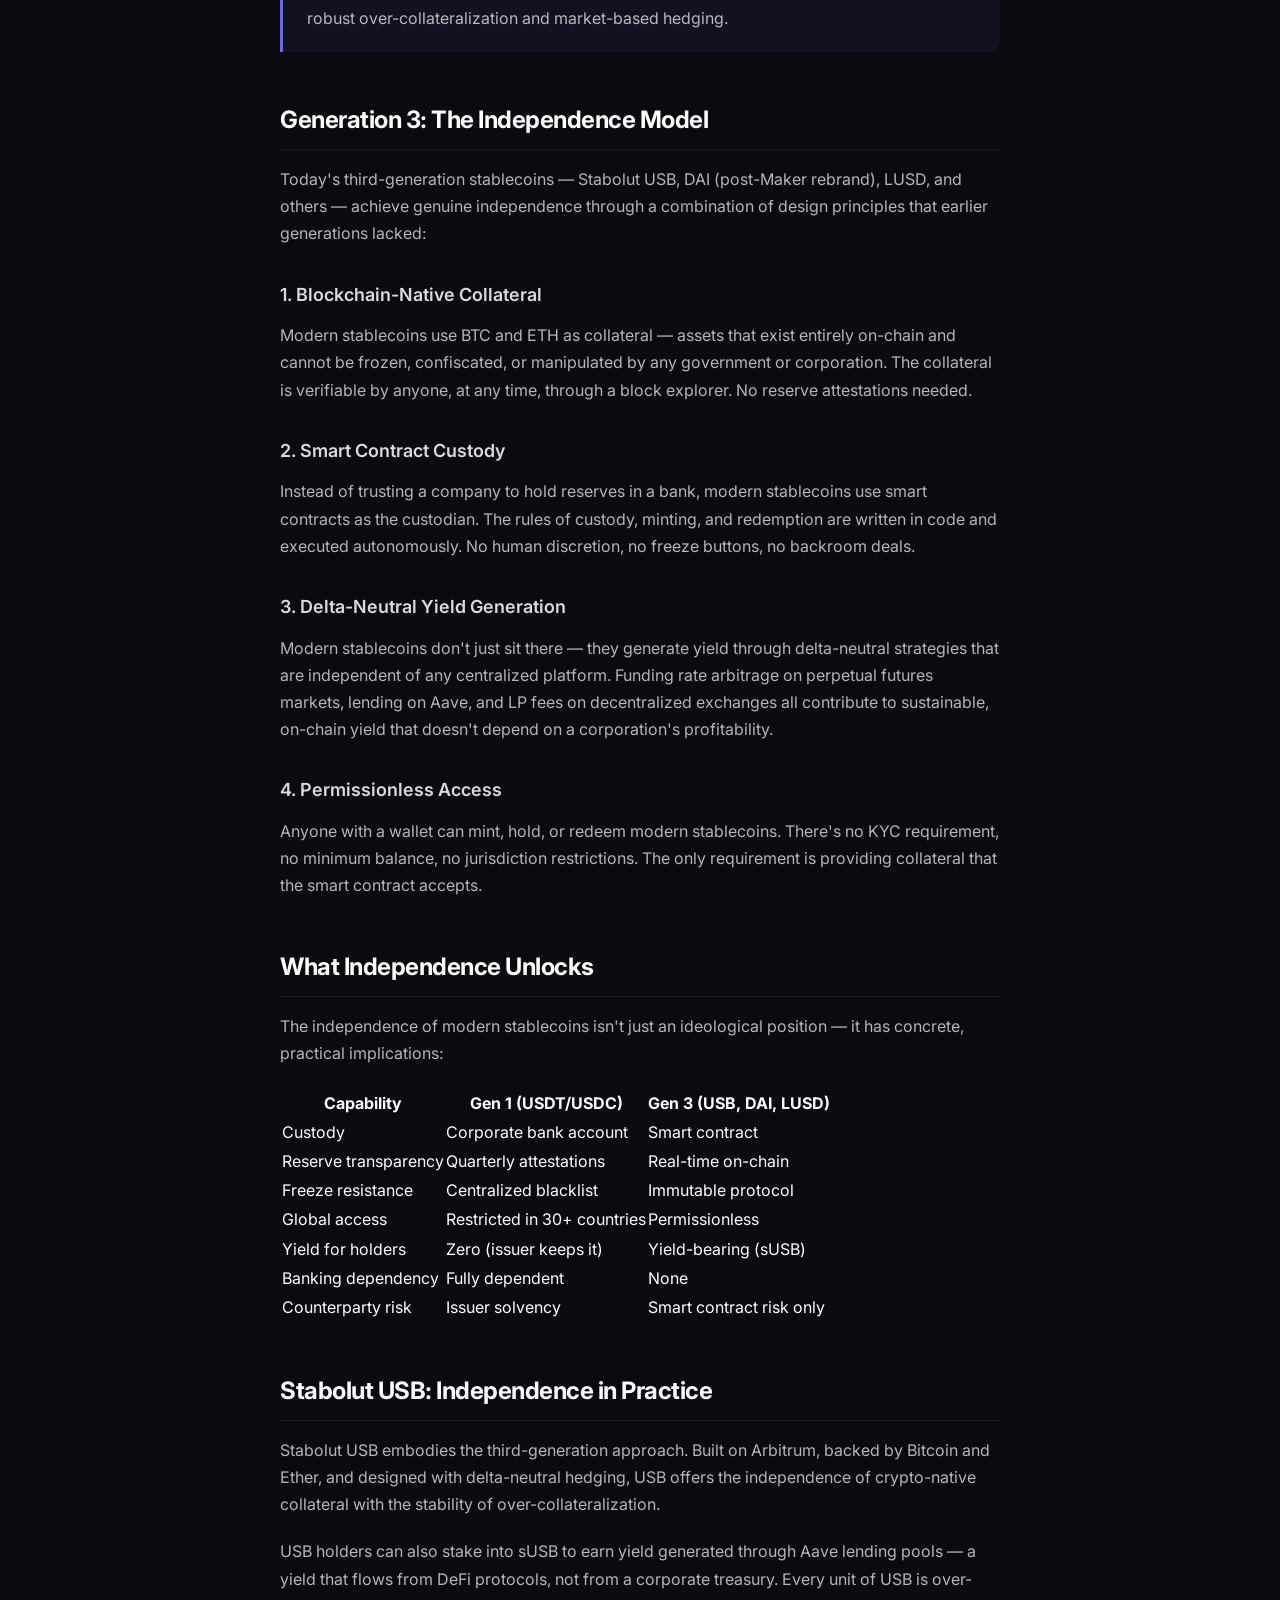
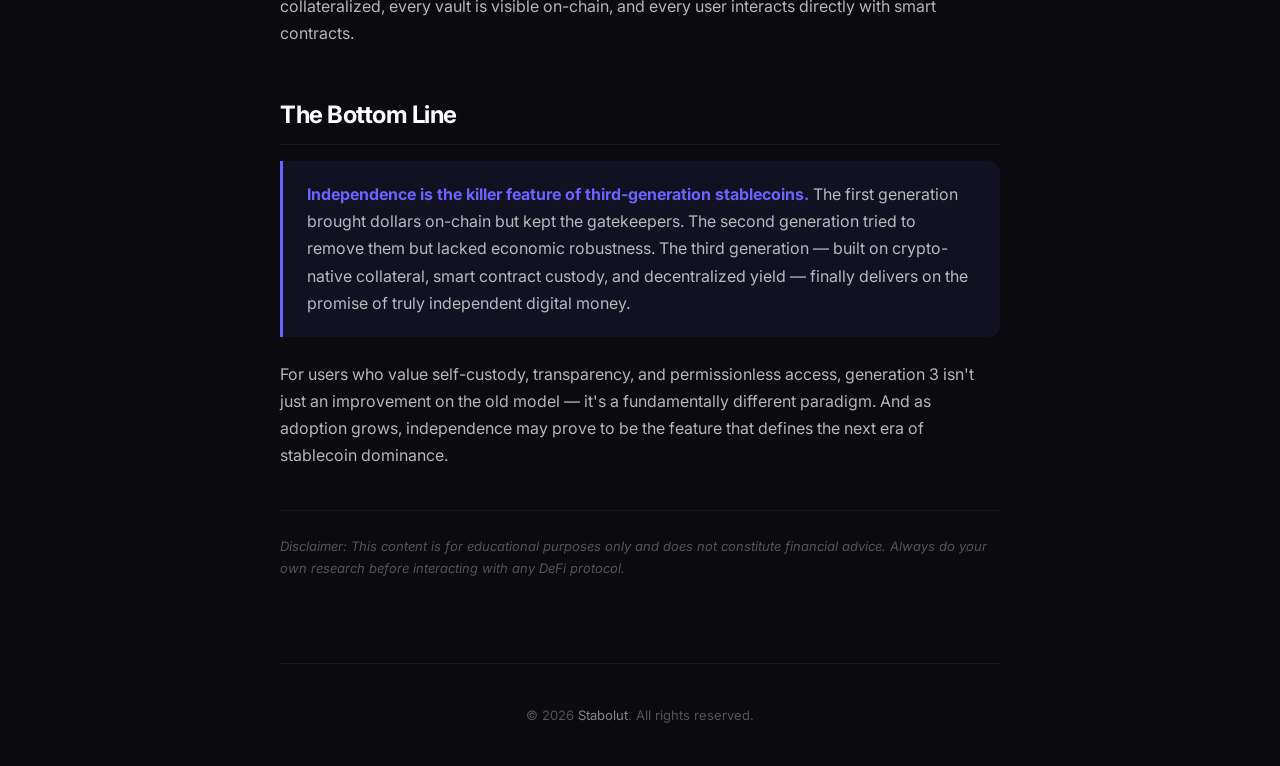
<file: blog/independence-advantage-modern-stablecoins.html>
<!DOCTYPE html>
<html lang="en">
<head>
<meta charset="UTF-8">
<meta name="viewport" content="width=device-width, initial-scale=1.0">
<title>The Independence Advantage: How Modern Stablecoins Break Free — Stabolut</title>
<meta name="description" content="Modern stablecoins are breaking free from legacy constraints — centralized custody, opaque reserves, and banking dependencies. Discover the independence advantage of decentralized stablecoins.">
<link rel="canonical" href="https://blog.stabolut.com/independence-advantage-modern-stablecoins">
<link rel="preconnect" href="https://fonts.googleapis.com">
<link rel="preconnect" href="https://fonts.gstatic.com" crossorigin>
<link href="https://fonts.googleapis.com/css2?family=Inter:wght@300;400;500;600;700;800;900&display=swap" rel="stylesheet">
<style>
*{margin:0;padding:0;box-sizing:border-box}
body{font-family:Inter,-apple-system,sans-serif;background:#0a0a0f;color:#fff;overflow-x:hidden;line-height:1.7}
a{color:inherit;text-decoration:none}
.container{max-width:720px;margin:0 auto;padding:0 24px}
.nav{display:flex;align-items:center;justify-content:space-between;padding:20px 0;border-bottom:1px solid rgba(255,255,255,.08)}
.nav .logo{display:flex;align-items:center;gap:10px;font-size:18px;font-weight:700;letter-spacing:-.5px}
.nav .logo .grad{background:linear-gradient(135deg,#6c63ff,#00d4aa);-webkit-background-clip:text;-webkit-text-fill-color:transparent;background-clip:text}
.nav .links{display:flex;gap:24px;font-size:13px;color:rgba(255,255,255,.5)}
.nav .links a{transition:color .15s}
.nav .links a:hover{color:#fff}
.nav .links a.active{color:#fff}
.article{padding:48px 0 64px}
.article .back{display:inline-flex;align-items:center;gap:6px;font-size:13px;color:rgba(255,255,255,.4);margin-bottom:32px;transition:color .15s}
.article .back:hover{color:#6c63ff}
.article .meta{font-size:12px;color:rgba(255,255,255,.3);margin-bottom:8px;display:flex;gap:12px;align-items:center}
.article .meta .tag{display:inline-block;font-size:11px;font-weight:600;text-transform:uppercase;letter-spacing:1px;color:#6c63ff}
.article h1{font-size:36px;font-weight:800;letter-spacing:-1px;line-height:1.2;margin-bottom:24px}
.article h2{font-size:24px;font-weight:700;letter-spacing:-.5px;margin-top:48px;margin-bottom:16px;padding-bottom:8px;border-bottom:1px solid rgba(255,255,255,.06)}
.article h3{font-size:18px;font-weight:600;margin-top:32px;margin-bottom:12px;color:rgba(255,255,255,.85)}
.article p{font-size:16px;color:rgba(255,255,255,.7);margin-bottom:20px}
.article ul,.article ol{padding-left:24px;margin-bottom:20px}
.article li{font-size:16px;color:rgba(255,255,255,.7);margin-bottom:8px}
.article strong{color:#fff}
.article .highlight{background:rgba(108,99,255,.08);border-left:3px solid #6c63ff;padding:20px 24px;border-radius:0 12px 12px 0;margin-bottom:24px}
.article .highlight p:last-child{margin-bottom:0}
.article .highlight strong{color:#6c63ff}
.footer{text-align:center;padding:40px 0;border-top:1px solid rgba(255,255,255,.06);color:rgba(255,255,255,.3);font-size:13px}
.footer a{color:rgba(255,255,255,.5)}
.footer a:hover{color:#fff}
@media(max-width:640px){.article h1{font-size:26px}}
</style>
<!-- Matomo -->
<script>
 var _paq = window._paq = window._paq || [];
 /* tracker methods like "setCustomDimension" should be called before "trackPageView" */
 _paq.push(["setDocumentTitle", document.domain + "/" + document.title]);
 _paq.push(["setCookieDomain", "*.stabolut.com"]);
 _paq.push(["setDomains", ["*.stabolut.com", "*.blog.stabolut.com"]]);
 _paq.push(["setDoNotTrack", true]);
 _paq.push(['trackPageView']);
 _paq.push(['enableLinkTracking']);
 (function() {
 var u="//matomo.montoya.xyz/";
 _paq.push(['setTrackerUrl', u+'matomo.php']);
 _paq.push(['setSiteId', '18']);
 var d=document, g=d.createElement('script'), s=d.getElementsByTagName('script')[0];
 g.async=true; g.src=u+'matomo.js'; s.parentNode.insertBefore(g,s);
 })();
</script>
<noscript><p><img referrerpolicy="no-referrer-when-downgrade" src="//matomo.montoya.xyz/matomo.php?idsite=18&amp;rec=1" style="border:0;" alt="" /></p></noscript>
<!-- End Matomo Code -->
</head>
<body>
<nav class="nav container">
  <a href="/" class="logo"><span class="grad">Stabolut</span> <span style="color:rgba(255,255,255,.3);font-weight:400">Blog</span></a>
  <div class="links">
    <a href="https://stabolut.com">Home</a>
    <a href="/" class="active">Blog</a>
  </div>
</nav>

<article class="article container">
  <a href="/" class="back">← Back to Blog</a>

  <div class="meta">
    <span class="tag">Analysis</span>
    <span>·</span>
    <span>May 2026</span>
    <span>·</span>
    <span>6 min read</span>
  </div>

  <h1>The Independence Advantage: How Modern Stablecoins Break Free</h1>

  <p>When the first generation of stablecoins emerged in 2014–2015, they solved a critical problem: <strong>how to bring the stability of fiat currency onto the blockchain.</strong> USDT and later USDC made it possible to trade crypto without constantly converting in and out of traditional bank accounts. It was a breakthrough.</p>

  <p>But that breakthrough came with strings attached. The earliest stablecoins were entirely dependent on the legacy financial system they were supposed to transcend — bank accounts, corporate custody, centralized issuance, and government compliance mandates. They brought dollars on-chain, but they brought the baggage too.</p>

  <p>Modern stablecoins — the third generation — are breaking those strings. Their defining characteristic isn't just yield or efficiency. <strong>It's independence.</strong></p>

  <h2>Generation 1: The Corporate IOU Model</h2>

  <p>The first generation (USDT, USDC, BUSD) is essentially a digital receipt for a bank deposit. You give Tether $1, they give you 1 USDT. But the value of that USDT depends entirely on Tether's ability and willingness to redeem it — and on the banking infrastructure that connects them to the dollar system.</p>

  <p><strong>Dependencies of Gen 1 stablecoins:</strong></p>
  <ul>
    <li>US bank accounts and correspondent banking networks</li>
    <li>Corporate solvency and honest management</li>
    <li>Government compliance (OFAC, FinCEN, state regulators)</li>
    <li>Third-party attestation firms (and their willingness to report truthfully)</li>
    <li>Banking partners who don't fail (SVB, Signature, etc.)</li>
  </ul>

  <p>Every one of these dependencies has been tested and found wanting. The USDC depeg during the SVB crisis. Tether's years of opacity about commercial paper holdings. The freezing of Tornado Cash-linked addresses. Gen 1 stablecoins are crypto assets in name only — underneath, they're IOUs backed by traditional finance.</p>

  <h2>Generation 2: Algorithmic Experimentation</h2>

  <p>The second generation tried to remove human dependencies through pure algorithmic design. UST/Luna, FEI, and FRAX (in its early algorithmic version) attempted to maintain a peg through seigniorage mechanics, arbitrage incentives, and smart contract logic alone.</p>

  <p>These experiments proved that algorithmic stability without sufficient collateral is fragile. The collapse of UST in May 2022 — a $60B contagion event — demonstrated that pure algorithmic stablecoins can enter death spirals when market confidence breaks.</p>

  <div class="highlight">
    <p><strong>Key lesson:</strong> Independence from centralized control doesn't mean independence from sound economics. The best modern stablecoins combine decentralized collateral with robust over-collateralization and market-based hedging.</p>
  </div>

  <h2>Generation 3: The Independence Model</h2>

  <p>Today's third-generation stablecoins — Stabolut USB, DAI (post-Maker rebrand), LUSD, and others — achieve genuine independence through a combination of design principles that earlier generations lacked:</p>

  <h3>1. Blockchain-Native Collateral</h3>
  <p>Modern stablecoins use BTC and ETH as collateral — assets that exist entirely on-chain and cannot be frozen, confiscated, or manipulated by any government or corporation. The collateral is verifiable by anyone, at any time, through a block explorer. No reserve attestations needed.</p>

  <h3>2. Smart Contract Custody</h3>
  <p>Instead of trusting a company to hold reserves in a bank, modern stablecoins use smart contracts as the custodian. The rules of custody, minting, and redemption are written in code and executed autonomously. No human discretion, no freeze buttons, no backroom deals.</p>

  <h3>3. Delta-Neutral Yield Generation</h3>
  <p>Modern stablecoins don't just sit there — they generate yield through delta-neutral strategies that are independent of any centralized platform. Funding rate arbitrage on perpetual futures markets, lending on Aave, and LP fees on decentralized exchanges all contribute to sustainable, on-chain yield that doesn't depend on a corporation's profitability.</p>

  <h3>4. Permissionless Access</h3>
  <p>Anyone with a wallet can mint, hold, or redeem modern stablecoins. There's no KYC requirement, no minimum balance, no jurisdiction restrictions. The only requirement is providing collateral that the smart contract accepts.</p>

  <h2>What Independence Unlocks</h2>

  <p>The independence of modern stablecoins isn't just an ideological position — it has concrete, practical implications:</p>

  <table>
    <tr><th>Capability</th><th>Gen 1 (USDT/USDC)</th><th>Gen 3 (USB, DAI, LUSD)</th></tr>
    <tr><td>Custody</td><td>Corporate bank account</td><td>Smart contract</td></tr>
    <tr><td>Reserve transparency</td><td>Quarterly attestations</td><td>Real-time on-chain</td></tr>
    <tr><td>Freeze resistance</td><td>Centralized blacklist</td><td>Immutable protocol</td></tr>
    <tr><td>Global access</td><td>Restricted in 30+ countries</td><td>Permissionless</td></tr>
    <tr><td>Yield for holders</td><td>Zero (issuer keeps it)</td><td>Yield-bearing (sUSB)</td></tr>
    <tr><td>Banking dependency</td><td>Fully dependent</td><td>None</td></tr>
    <tr><td>Counterparty risk</td><td>Issuer solvency</td><td>Smart contract risk only</td></tr>
  </table>

  <h2>Stabolut USB: Independence in Practice</h2>

  <p>Stabolut USB embodies the third-generation approach. Built on Arbitrum, backed by Bitcoin and Ether, and designed with delta-neutral hedging, USB offers the independence of crypto-native collateral with the stability of over-collateralization.</p>

  <p>USB holders can also stake into sUSB to earn yield generated through Aave lending pools — a yield that flows from DeFi protocols, not from a corporate treasury. Every unit of USB is over-collateralized, every vault is visible on-chain, and every user interacts directly with smart contracts.</p>

  <h2>The Bottom Line</h2>

  <div class="highlight">
    <p><strong>Independence is the killer feature of third-generation stablecoins.</strong> The first generation brought dollars on-chain but kept the gatekeepers. The second generation tried to remove them but lacked economic robustness. The third generation — built on crypto-native collateral, smart contract custody, and decentralized yield — finally delivers on the promise of truly independent digital money.</p>
  </div>

  <p>For users who value self-custody, transparency, and permissionless access, generation 3 isn't just an improvement on the old model — it's a fundamentally different paradigm. And as adoption grows, independence may prove to be the feature that defines the next era of stablecoin dominance.</p>

  <p style="margin-top:40px;padding-top:24px;border-top:1px solid rgba(255,255,255,.06);font-size:13px;color:rgba(255,255,255,.3)"><em>Disclaimer: This content is for educational purposes only and does not constitute financial advice. Always do your own research before interacting with any DeFi protocol.</em></p>
</article>

<footer class="footer container">
  <p>© 2026 <a href="https://stabolut.com">Stabolut</a>. All rights reserved.</p>
</footer>
</body>
</html>
</file>
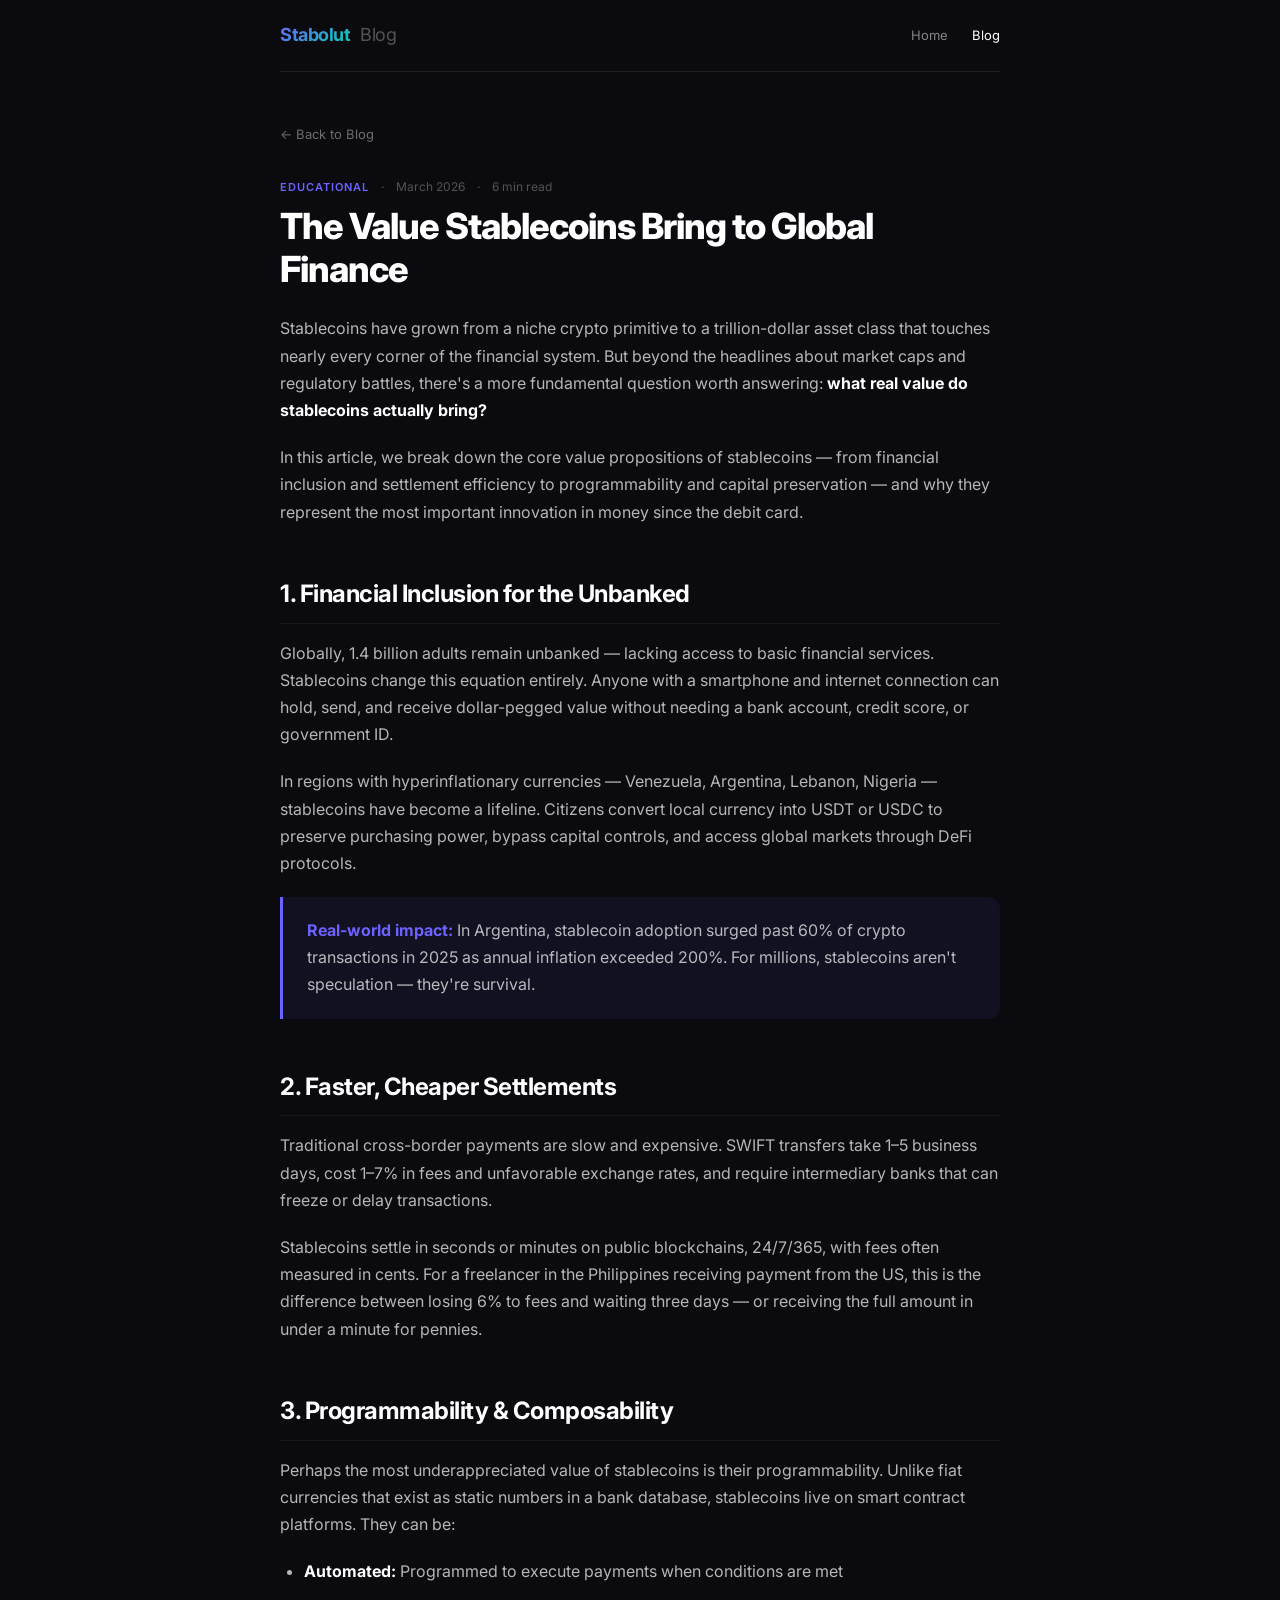
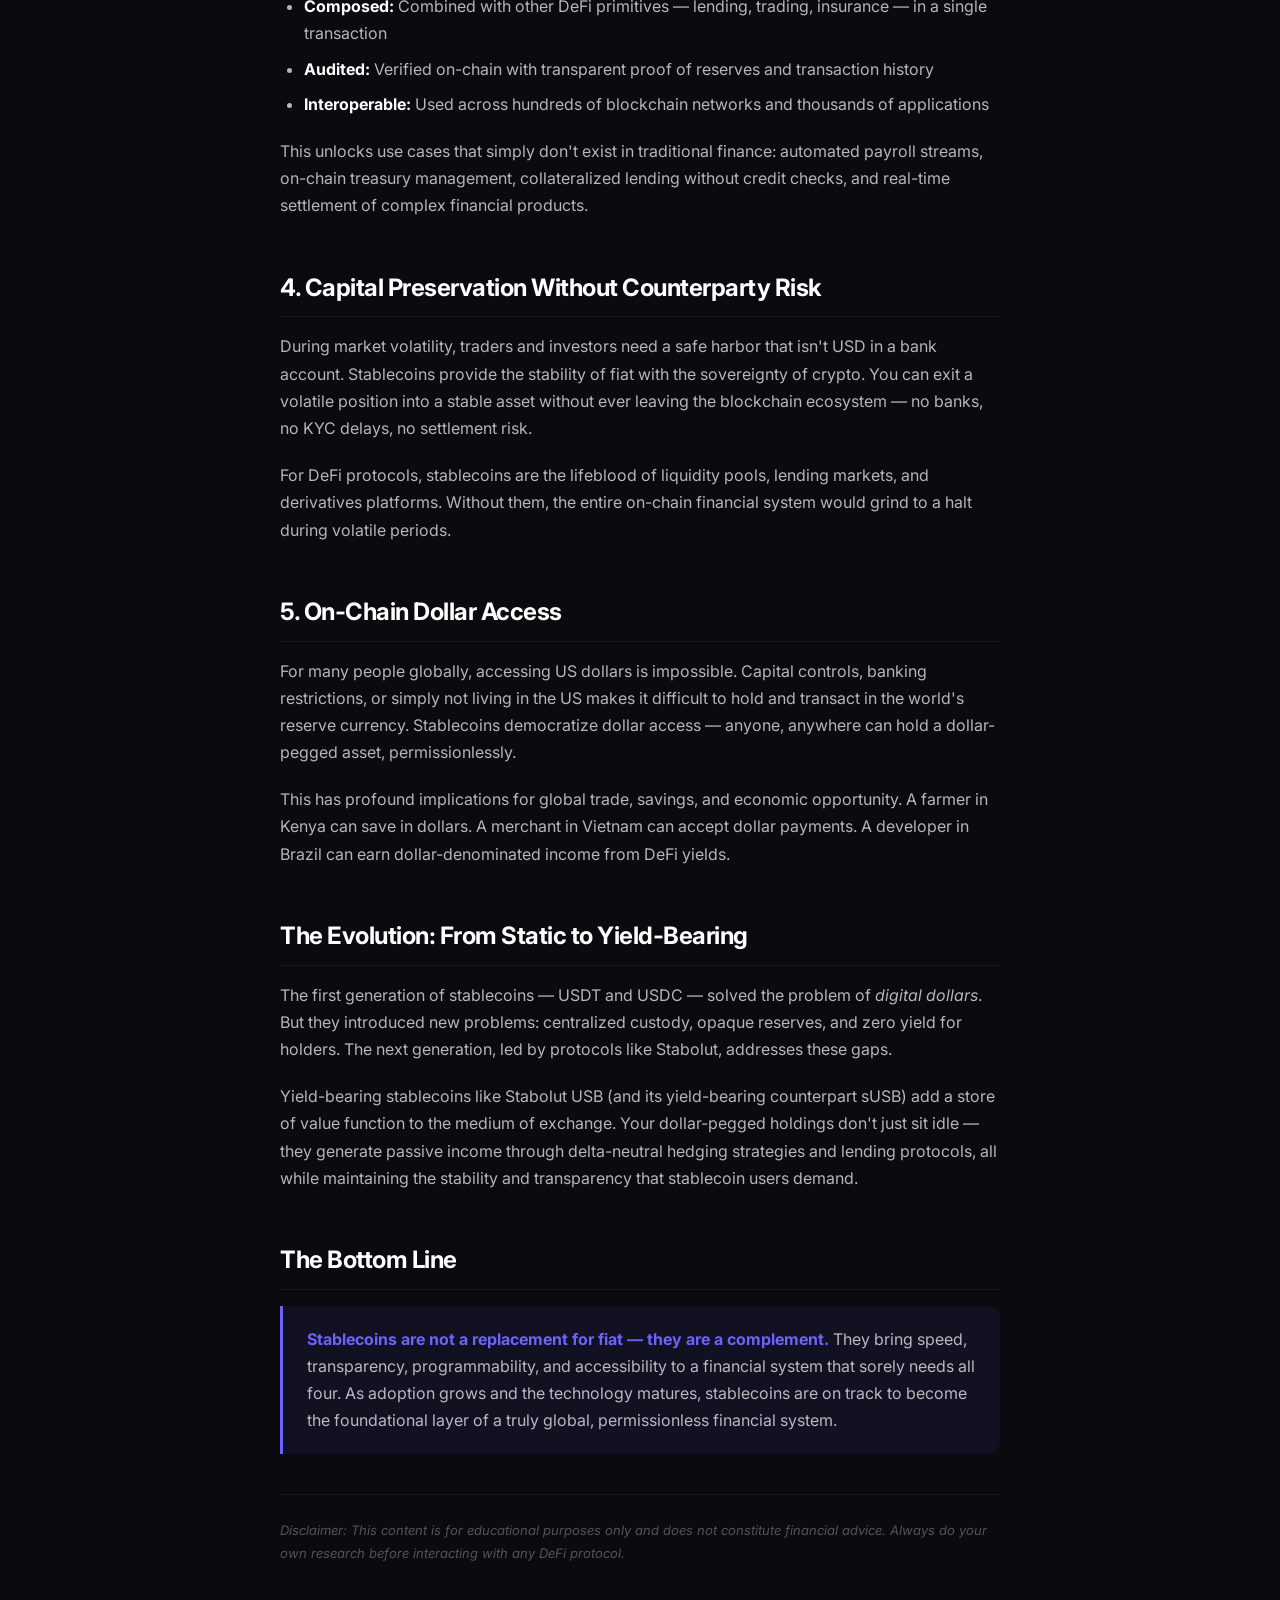
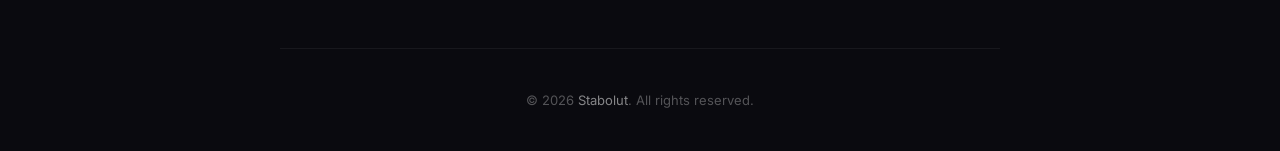
<file: blog/value-of-stablecoins.html>
<!DOCTYPE html>
<html lang="en">
<head>
<meta charset="UTF-8">
<meta name="viewport" content="width=device-width, initial-scale=1.0">
<title>The Value Stablecoins Bring to Global Finance — Stabolut</title>
<meta name="description" content="From financial inclusion to capital efficiency, stablecoins are reshaping global finance. Discover the real value they bring beyond just a dollar peg.">
<link rel="canonical" href="https://blog.stabolut.com/value-of-stablecoins">
<link rel="preconnect" href="https://fonts.googleapis.com">
<link rel="preconnect" href="https://fonts.gstatic.com" crossorigin>
<link href="https://fonts.googleapis.com/css2?family=Inter:wght@300;400;500;600;700;800;900&display=swap" rel="stylesheet">
<style>
*{margin:0;padding:0;box-sizing:border-box}
body{font-family:Inter,-apple-system,sans-serif;background:#0a0a0f;color:#fff;overflow-x:hidden;line-height:1.7}
a{color:inherit;text-decoration:none}
.container{max-width:720px;margin:0 auto;padding:0 24px}
.nav{display:flex;align-items:center;justify-content:space-between;padding:20px 0;border-bottom:1px solid rgba(255,255,255,.08)}
.nav .logo{display:flex;align-items:center;gap:10px;font-size:18px;font-weight:700;letter-spacing:-.5px}
.nav .logo .grad{background:linear-gradient(135deg,#6c63ff,#00d4aa);-webkit-background-clip:text;-webkit-text-fill-color:transparent;background-clip:text}
.nav .links{display:flex;gap:24px;font-size:13px;color:rgba(255,255,255,.5)}
.nav .links a{transition:color .15s}
.nav .links a:hover{color:#fff}
.nav .links a.active{color:#fff}
.article{padding:48px 0 64px}
.article .back{display:inline-flex;align-items:center;gap:6px;font-size:13px;color:rgba(255,255,255,.4);margin-bottom:32px;transition:color .15s}
.article .back:hover{color:#6c63ff}
.article .meta{font-size:12px;color:rgba(255,255,255,.3);margin-bottom:8px;display:flex;gap:12px;align-items:center}
.article .meta .tag{display:inline-block;font-size:11px;font-weight:600;text-transform:uppercase;letter-spacing:1px;color:#6c63ff}
.article h1{font-size:36px;font-weight:800;letter-spacing:-1px;line-height:1.2;margin-bottom:24px}
.article h2{font-size:24px;font-weight:700;letter-spacing:-.5px;margin-top:48px;margin-bottom:16px;padding-bottom:8px;border-bottom:1px solid rgba(255,255,255,.06)}
.article h3{font-size:18px;font-weight:600;margin-top:32px;margin-bottom:12px;color:rgba(255,255,255,.85)}
.article p{font-size:16px;color:rgba(255,255,255,.7);margin-bottom:20px}
.article ul,.article ol{padding-left:24px;margin-bottom:20px}
.article li{font-size:16px;color:rgba(255,255,255,.7);margin-bottom:8px}
.article strong{color:#fff}
.article .highlight{background:rgba(108,99,255,.08);border-left:3px solid #6c63ff;padding:20px 24px;border-radius:0 12px 12px 0;margin-bottom:24px}
.article .highlight p:last-child{margin-bottom:0}
.article .highlight strong{color:#6c63ff}
.article table{width:100%;border-collapse:collapse;margin-bottom:24px;font-size:14px}
.article table th{text-align:left;padding:12px 16px;background:rgba(255,255,255,.04);color:rgba(255,255,255,.5);font-weight:600;font-size:12px;text-transform:uppercase;letter-spacing:1px;border-bottom:1px solid rgba(255,255,255,.08)}
.article table td{padding:12px 16px;border-bottom:1px solid rgba(255,255,255,.06);color:rgba(255,255,255,.7)}
.article table tr:last-child td{border-bottom:none}
.footer{text-align:center;padding:40px 0;border-top:1px solid rgba(255,255,255,.06);color:rgba(255,255,255,.3);font-size:13px}
.footer a{color:rgba(255,255,255,.5)}
.footer a:hover{color:#fff}
@media(max-width:640px){.article h1{font-size:26px}}
</style>
<!-- Matomo -->
<script>
 var _paq = window._paq = window._paq || [];
 /* tracker methods like "setCustomDimension" should be called before "trackPageView" */
 _paq.push(["setDocumentTitle", document.domain + "/" + document.title]);
 _paq.push(["setCookieDomain", "*.stabolut.com"]);
 _paq.push(["setDomains", ["*.stabolut.com", "*.blog.stabolut.com"]]);
 _paq.push(["setDoNotTrack", true]);
 _paq.push(['trackPageView']);
 _paq.push(['enableLinkTracking']);
 (function() {
 var u="//matomo.montoya.xyz/";
 _paq.push(['setTrackerUrl', u+'matomo.php']);
 _paq.push(['setSiteId', '18']);
 var d=document, g=d.createElement('script'), s=d.getElementsByTagName('script')[0];
 g.async=true; g.src=u+'matomo.js'; s.parentNode.insertBefore(g,s);
 })();
</script>
<noscript><p><img referrerpolicy="no-referrer-when-downgrade" src="//matomo.montoya.xyz/matomo.php?idsite=18&amp;rec=1" style="border:0;" alt="" /></p></noscript>
<!-- End Matomo Code -->
</head>
<body>
<nav class="nav container">
  <a href="/" class="logo"><span class="grad">Stabolut</span> <span style="color:rgba(255,255,255,.3);font-weight:400">Blog</span></a>
  <div class="links">
    <a href="https://stabolut.com">Home</a>
    <a href="/" class="active">Blog</a>
  </div>
</nav>

<article class="article container">
  <a href="/" class="back">← Back to Blog</a>

  <div class="meta">
    <span class="tag">Educational</span>
    <span>·</span>
    <span>March 2026</span>
    <span>·</span>
    <span>6 min read</span>
  </div>

  <h1>The Value Stablecoins Bring to Global Finance</h1>

  <p>Stablecoins have grown from a niche crypto primitive to a trillion-dollar asset class that touches nearly every corner of the financial system. But beyond the headlines about market caps and regulatory battles, there's a more fundamental question worth answering: <strong>what real value do stablecoins actually bring?</strong></p>

  <p>In this article, we break down the core value propositions of stablecoins — from financial inclusion and settlement efficiency to programmability and capital preservation — and why they represent the most important innovation in money since the debit card.</p>

  <h2>1. Financial Inclusion for the Unbanked</h2>

  <p>Globally, 1.4 billion adults remain unbanked — lacking access to basic financial services. Stablecoins change this equation entirely. Anyone with a smartphone and internet connection can hold, send, and receive dollar-pegged value without needing a bank account, credit score, or government ID.</p>

  <p>In regions with hyperinflationary currencies — Venezuela, Argentina, Lebanon, Nigeria — stablecoins have become a lifeline. Citizens convert local currency into USDT or USDC to preserve purchasing power, bypass capital controls, and access global markets through DeFi protocols.</p>

  <div class="highlight">
    <p><strong>Real-world impact:</strong> In Argentina, stablecoin adoption surged past 60% of crypto transactions in 2025 as annual inflation exceeded 200%. For millions, stablecoins aren't speculation — they're survival.</p>
  </div>

  <h2>2. Faster, Cheaper Settlements</h2>

  <p>Traditional cross-border payments are slow and expensive. SWIFT transfers take 1–5 business days, cost 1–7% in fees and unfavorable exchange rates, and require intermediary banks that can freeze or delay transactions.</p>

  <p>Stablecoins settle in seconds or minutes on public blockchains, 24/7/365, with fees often measured in cents. For a freelancer in the Philippines receiving payment from the US, this is the difference between losing 6% to fees and waiting three days — or receiving the full amount in under a minute for pennies.</p>

  <h2>3. Programmability & Composability</h2>

  <p>Perhaps the most underappreciated value of stablecoins is their programmability. Unlike fiat currencies that exist as static numbers in a bank database, stablecoins live on smart contract platforms. They can be:</p>

  <ul>
    <li><strong>Automated:</strong> Programmed to execute payments when conditions are met</li>
    <li><strong>Composed:</strong> Combined with other DeFi primitives — lending, trading, insurance — in a single transaction</li>
    <li><strong>Audited:</strong> Verified on-chain with transparent proof of reserves and transaction history</li>
    <li><strong>Interoperable:</strong> Used across hundreds of blockchain networks and thousands of applications</li>
  </ul>

  <p>This unlocks use cases that simply don't exist in traditional finance: automated payroll streams, on-chain treasury management, collateralized lending without credit checks, and real-time settlement of complex financial products.</p>

  <h2>4. Capital Preservation Without Counterparty Risk</h2>

  <p>During market volatility, traders and investors need a safe harbor that isn't USD in a bank account. Stablecoins provide the stability of fiat with the sovereignty of crypto. You can exit a volatile position into a stable asset without ever leaving the blockchain ecosystem — no banks, no KYC delays, no settlement risk.</p>

  <p>For DeFi protocols, stablecoins are the lifeblood of liquidity pools, lending markets, and derivatives platforms. Without them, the entire on-chain financial system would grind to a halt during volatile periods.</p>

  <h2>5. On-Chain Dollar Access</h2>

  <p>For many people globally, accessing US dollars is impossible. Capital controls, banking restrictions, or simply not living in the US makes it difficult to hold and transact in the world's reserve currency. Stablecoins democratize dollar access — anyone, anywhere can hold a dollar-pegged asset, permissionlessly.</p>

  <p>This has profound implications for global trade, savings, and economic opportunity. A farmer in Kenya can save in dollars. A merchant in Vietnam can accept dollar payments. A developer in Brazil can earn dollar-denominated income from DeFi yields.</p>

  <h2>The Evolution: From Static to Yield-Bearing</h2>

  <p>The first generation of stablecoins — USDT and USDC — solved the problem of <em>digital dollars</em>. But they introduced new problems: centralized custody, opaque reserves, and zero yield for holders. The next generation, led by protocols like Stabolut, addresses these gaps.</p>

  <p>Yield-bearing stablecoins like Stabolut USB (and its yield-bearing counterpart sUSB) add a store of value function to the medium of exchange. Your dollar-pegged holdings don't just sit idle — they generate passive income through delta-neutral hedging strategies and lending protocols, all while maintaining the stability and transparency that stablecoin users demand.</p>

  <h2>The Bottom Line</h2>

  <div class="highlight">
    <p><strong>Stablecoins are not a replacement for fiat — they are a complement.</strong> They bring speed, transparency, programmability, and accessibility to a financial system that sorely needs all four. As adoption grows and the technology matures, stablecoins are on track to become the foundational layer of a truly global, permissionless financial system.</p>
  </div>

  <p style="margin-top:40px;padding-top:24px;border-top:1px solid rgba(255,255,255,.06);font-size:13px;color:rgba(255,255,255,.3)"><em>Disclaimer: This content is for educational purposes only and does not constitute financial advice. Always do your own research before interacting with any DeFi protocol.</em></p>
</article>

<footer class="footer container">
  <p>© 2026 <a href="https://stabolut.com">Stabolut</a>. All rights reserved.</p>
</footer>
</body>
</html>
</file>
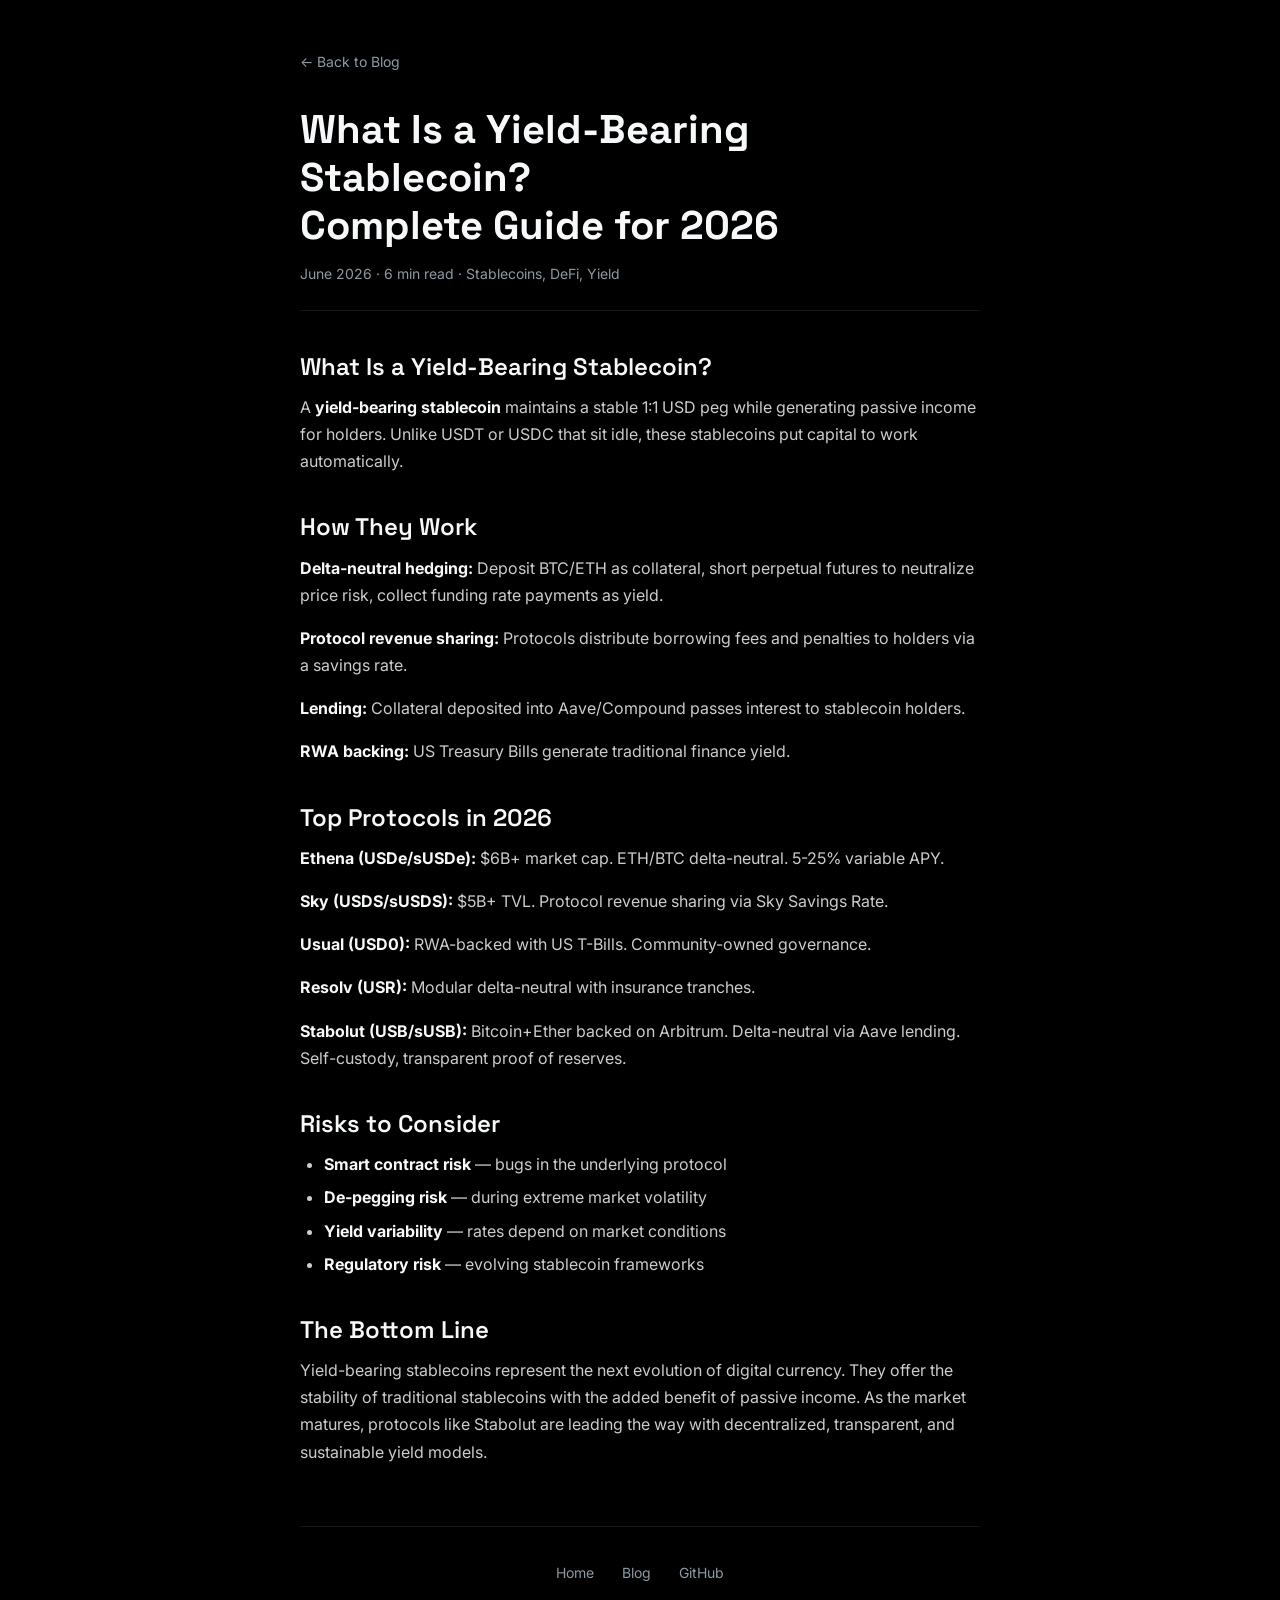
<file: blog/what-is-a-yield-bearing-stablecoin.html>
<!DOCTYPE html>
<html lang="en">
<head>
  <meta charset="UTF-8"><meta name="viewport" content="width=device-width,initial-scale=1.0">
  <title>What Is a Yield-Bearing Stablecoin? — Stabolut</title>
  <meta name="description" content="Yield-bearing stablecoins let you earn passive income while maintaining a 1:1 USD peg. Complete guide for 2026.">
  <link rel="preconnect" href="https://fonts.googleapis.com"><link rel="preconnect" href="https://fonts.gstatic.com" crossorigin>
  <link href="https://fonts.googleapis.com/css2?family=Space+Grotesk:wght@500;600;700&family=Inter:wght@400;500;600&display=swap" rel="stylesheet">
  <style>
    :root{--bg:#000;--surface:rgba(255,255,255,.035);--border:rgba(255,255,255,.09);--text:#f6f8f9;--muted:#8c9aa3;--acc:#ff8a2a;--blue:#4ea8e6;--display:'Space Grotesk',system-ui,sans-serif;--font:'Inter',system-ui,sans-serif}
    *{margin:0;padding:0;box-sizing:border-box}
    body{font-family:var(--font);background:var(--bg);color:var(--text);line-height:1.7;-webkit-font-smoothing:antialiased}
    .container{width:min(680px,90%);margin-inline:auto;padding:48px 0}
    .back{color:var(--muted);font-size:14px;text-decoration:none;display:inline-block;margin-bottom:32px}
    .back:hover{color:var(--acc)}
    h1{font-family:var(--display);font-size:clamp(28px,4vw,40px);font-weight:700;line-height:1.2;margin-bottom:12px}
    .meta{color:var(--muted);font-size:14px;margin-bottom:40px;padding-bottom:24px;border-bottom:1px solid var(--border)}
    h2{font-family:var(--display);font-size:24px;font-weight:600;margin:36px 0 12px;line-height:1.3}
    h3{font-family:var(--display);font-size:20px;font-weight:600;margin:28px 0 10px}
    p{margin-bottom:16px;color:rgba(255,255,255,.8)}
    ul,ol{margin:0 0 16px 24px;color:rgba(255,255,255,.8)}
    li{margin-bottom:6px}
    strong{color:var(--text)}
    code{background:rgba(255,255,255,.06);padding:2px 6px;border-radius:4px;font-size:.9em}
    footer{text-align:center;margin-top:60px;padding:32px 0;border-top:1px solid var(--border)}
    footer a{color:var(--muted);font-size:14px;margin:0 12px;text-decoration:none}
    footer a:hover{color:var(--acc)}
  </style>
<!-- Matomo -->
<script>
 var _paq = window._paq = window._paq || [];
 /* tracker methods like "setCustomDimension" should be called before "trackPageView" */
 _paq.push(["setDocumentTitle", document.domain + "/" + document.title]);
 _paq.push(["setCookieDomain", "*.stabolut.com"]);
 _paq.push(["setDomains", ["*.stabolut.com", "*.blog.stabolut.com"]]);
 _paq.push(["setDoNotTrack", true]);
 _paq.push(['trackPageView']);
 _paq.push(['enableLinkTracking']);
 (function() {
 var u="//matomo.montoya.xyz/";
 _paq.push(['setTrackerUrl', u+'matomo.php']);
 _paq.push(['setSiteId', '18']);
 var d=document, g=d.createElement('script'), s=d.getElementsByTagName('script')[0];
 g.async=true; g.src=u+'matomo.js'; s.parentNode.insertBefore(g,s);
 })();
</script>
<noscript><p><img referrerpolicy="no-referrer-when-downgrade" src="//matomo.montoya.xyz/matomo.php?idsite=18&amp;rec=1" style="border:0;" alt="" /></p></noscript>
<!-- End Matomo Code -->
</head>
<body>
<div class="container">
  <a class="back" href="https://stabolut-landing-frhmc.ondigitalocean.app/blog/">&larr; Back to Blog</a>
  <h1>What Is a Yield-Bearing Stablecoin?<br>Complete Guide for 2026</h1>
  <div class="meta">June 2026 &middot; 6 min read &middot; Stablecoins, DeFi, Yield</div>

  <h2>What Is a Yield-Bearing Stablecoin?</h2>
  <p>A <strong>yield-bearing stablecoin</strong> maintains a stable 1:1 USD peg while generating passive income for holders. Unlike USDT or USDC that sit idle, these stablecoins put capital to work automatically.</p>

  <h2>How They Work</h2>
  <p><strong>Delta-neutral hedging:</strong> Deposit BTC/ETH as collateral, short perpetual futures to neutralize price risk, collect funding rate payments as yield.</p>
  <p><strong>Protocol revenue sharing:</strong> Protocols distribute borrowing fees and penalties to holders via a savings rate.</p>
  <p><strong>Lending:</strong> Collateral deposited into Aave/Compound passes interest to stablecoin holders.</p>
  <p><strong>RWA backing:</strong> US Treasury Bills generate traditional finance yield.</p>

  <h2>Top Protocols in 2026</h2>
  <p><strong>Ethena (USDe/sUSDe):</strong> $6B+ market cap. ETH/BTC delta-neutral. 5-25% variable APY.</p>
  <p><strong>Sky (USDS/sUSDS):</strong> $5B+ TVL. Protocol revenue sharing via Sky Savings Rate.</p>
  <p><strong>Usual (USD0):</strong> RWA-backed with US T-Bills. Community-owned governance.</p>
  <p><strong>Resolv (USR):</strong> Modular delta-neutral with insurance tranches.</p>
  <p><strong>Stabolut (USB/sUSB):</strong> Bitcoin+Ether backed on Arbitrum. Delta-neutral via Aave lending. Self-custody, transparent proof of reserves.</p>

  <h2>Risks to Consider</h2>
  <ul>
    <li><strong>Smart contract risk</strong> — bugs in the underlying protocol</li>
    <li><strong>De-pegging risk</strong> — during extreme market volatility</li>
    <li><strong>Yield variability</strong> — rates depend on market conditions</li>
    <li><strong>Regulatory risk</strong> — evolving stablecoin frameworks</li>
  </ul>

  <h2>The Bottom Line</h2>
  <p>Yield-bearing stablecoins represent the next evolution of digital currency. They offer the stability of traditional stablecoins with the added benefit of passive income. As the market matures, protocols like Stabolut are leading the way with decentralized, transparent, and sustainable yield models.</p>

  <footer>
    <a href="https://stabolut.com">Home</a>
    <a href="https://stabolut-landing-frhmc.ondigitalocean.app/blog/">Blog</a>
    <a href="https://github.com/Stabolut-v2">GitHub</a>
  </footer>
</div>
</body>
</html>
</file>
<file: styles.css>
/* ============ Stabolut v2 — liquid glass edition ============ */
:root {
  --bg: #000000;
  --bg-soft: #05080a;
  --surface: rgba(255, 255, 255, 0.035);
  --surface-2: rgba(255, 255, 255, 0.06);
  --border: rgba(255, 255, 255, 0.09);
  --text: #f6f8f9;
  --text-muted: #8c9aa3;
  --accent: #ff8a2a;
  --accent-blue: #4ea8e6;
  --radius: 22px;
  --display: 'Space Grotesk', system-ui, sans-serif;
  --font: 'Inter', system-ui, -apple-system, sans-serif;
}

* { margin: 0; padding: 0; box-sizing: border-box; }
html { scroll-behavior: smooth; }
body {
  font-family: var(--font);
  background: var(--bg);
  color: var(--text);
  line-height: 1.6;
  -webkit-font-smoothing: antialiased;
  overflow-x: hidden;
}
img { max-width: 100%; display: block; }
a { color: inherit; text-decoration: none; }
.container { width: min(1180px, 90%); margin-inline: auto; }

h1, h2, h3, h4 {
  font-family: var(--display);
  font-weight: 700;
  line-height: 1.05;
  letter-spacing: -0.02em;
}

.section-title { font-size: clamp(2rem, 5vw, 3.4rem); margin-bottom: 3rem; text-align: center; }
.section-title.left { text-align: left; }
.usb-gradient {
  background: linear-gradient(100deg, var(--accent-blue), var(--accent));
  -webkit-background-clip: text;
  background-clip: text;
  color: transparent;
}

/* Buttons */
.btn {
  display: inline-block;
  background: var(--text);
  color: #000;
  font-family: var(--font);
  font-weight: 600;
  padding: 0.8rem 1.8rem;
  border-radius: 999px;
  border: none;
  cursor: pointer;
  font-size: 0.98rem;
  transition: transform 0.2s ease, box-shadow 0.2s ease;
}
.btn:hover { transform: translateY(-2px); box-shadow: 0 8px 30px rgba(255, 138, 42, 0.3); }
.btn-small { padding: 0.55rem 1.4rem; font-size: 0.88rem; }

/* ============ Header ============ */
.site-header {
  position: fixed;
  inset: 0 0 auto 0;
  z-index: 100;
  backdrop-filter: blur(16px);
  -webkit-backdrop-filter: blur(16px);
  background: rgba(0, 0, 0, 0.4);
  border-bottom: 1px solid rgba(255,255,255,0.06);
}
.header-inner { display: flex; align-items: center; justify-content: space-between; padding: 1rem 0; }
.logo { display: flex; align-items: center; }
.logo-img { height: 36px; width: auto; }
.main-nav { display: flex; align-items: center; gap: 2rem; }
.main-nav a:not(.btn) { color: var(--text-muted); font-size: 0.92rem; font-weight: 500; transition: color 0.2s; }
.main-nav a:not(.btn):hover { color: var(--text); }

/* ============ Hero ============ */
.hero {
  position: relative;
  min-height: 100svh;
  display: flex;
  align-items: center;
  justify-content: center;
  text-align: center;
  overflow: hidden;
  background: var(--bg);
}
.hero-video {
  position: absolute;
  inset: 0;
  width: 100%;
  height: 100%;
  object-fit: cover;
  opacity: 0.28;
  filter: saturate(0.7) brightness(0.7);
}
/* radial glow that sits behind the glass blob */
.hero-bg-glow {
  position: absolute;
  left: 50%; top: 52%;
  width: 80vmin; height: 80vmin;
  transform: translate(-50%, -50%);
  background:
    radial-gradient(circle at 38% 38%, rgba(78,168,230,0.30), transparent 60%),
    radial-gradient(circle at 64% 64%, rgba(255,138,42,0.28), transparent 60%);
  filter: blur(40px);
  opacity: 0.9;
  pointer-events: none;
}
.hero-overlay {
  position: absolute;
  inset: 0;
  z-index: 2;
  background: linear-gradient(180deg, rgba(0,0,0,0.25) 0%, rgba(0,0,0,0) 40%, rgba(0,0,0,0.55) 78%, var(--bg) 100%);
  pointer-events: none;
}
.hero-content { position: relative; z-index: 3; padding-top: 4rem; pointer-events: none; }
.hero h1 {
  font-size: clamp(2.6rem, 7vw, 5.2rem);
  font-weight: 700;
  letter-spacing: -0.03em;
  max-width: 16ch;
  margin-inline: auto;
  text-shadow: 0 4px 60px rgba(0,0,0,0.7);
}
.backers { margin-top: 3.5rem; }
.backers p { color: var(--text-muted); font-size: 0.9rem; margin-bottom: 1.2rem; letter-spacing: 0.02em; }
.backer-logos { display: flex; align-items: center; justify-content: center; gap: 3rem; flex-wrap: wrap; }
.backer-logos { display: flex; align-items: center; justify-content: center; gap: 3rem; flex-wrap: wrap; }
.backer-logos img { height: 34px; width: auto; opacity: 0.8; }

/* scroll cue */
.scroll-cue {
  position: absolute;
  bottom: 26px; left: 50%;
  transform: translateX(-50%);
  width: 24px; height: 38px;
  border: 1.5px solid rgba(255,255,255,0.3);
  border-radius: 12px;
  z-index: 3;
}
.scroll-cue span {
  position: absolute; left: 50%; top: 8px;
  width: 3px; height: 7px; border-radius: 2px;
  background: rgba(255,255,255,0.7);
  transform: translateX(-50%);
  animation: scrollcue 1.8s ease-in-out infinite;
}
@keyframes scrollcue { 0%,100%{opacity:0; transform:translate(-50%,0)} 50%{opacity:1; transform:translate(-50%,10px)} }

/* ============ Meet ============ */
.meet { padding: 8rem 0 3rem; }
.usb-inline { color: #ffffff; font-family: var(--display); font-weight: 700; letter-spacing: -0.02em; }
.meet-cards { display: grid; grid-template-columns: 1fr 1fr; gap: 1.8rem; }
.meet-card {
  background: linear-gradient(180deg, rgba(255,255,255,0.05), rgba(255,255,255,0.02));
  border: 1px solid var(--border);
  border-radius: var(--radius);
  overflow: hidden;
  transition: transform 0.4s ease, border-color 0.4s ease, box-shadow 0.4s ease;
}
.meet-card:hover {
  transform: translateY(-6px);
  border-color: rgba(255, 138, 42, 0.45);
  box-shadow: 0 24px 60px rgba(0,0,0,0.5);
}
.meet-card-img { aspect-ratio: 3 / 2; overflow: hidden; background: #000; }
.meet-card-img img { width: 100%; height: 100%; object-fit: cover; transition: transform 0.6s ease; }
.meet-card:hover .meet-card-img img { transform: scale(1.05); }
.meet-card h3 { font-size: 1.55rem; padding: 1.8rem 1.9rem 0.5rem; }
.meet-card p { color: var(--text-muted); padding: 0 1.9rem 1.9rem; font-size: 0.98rem; }

/* ============ Features ============ */
.features { padding: 5rem 0; }
.features-grid { display: grid; grid-template-columns: repeat(3, 1fr); gap: 2.2rem 1.6rem; }
.feature {
  text-align: center;
  padding: 1.5rem 1rem;
  border-radius: var(--radius);
  transition: transform 0.3s ease, background 0.3s ease;
}
.feature:hover { transform: translateY(-6px); background: var(--surface); }
.feature img { width: 110px; height: 110px; object-fit: contain; margin: 0 auto 1.2rem; filter: drop-shadow(0 10px 30px rgba(78,168,230,0.25)); }
.feature h4 { font-size: 1.2rem; margin-bottom: 0.45rem; }
.feature p { color: var(--text-muted); font-size: 0.95rem; max-width: 26ch; margin-inline: auto; }

/* ============ Press marquee (continuous carousel) ============ */
.press { padding: 4rem 0; }
.press-label { color: var(--text-muted); margin-bottom: 2rem; text-align: center; font-size: 0.9rem; letter-spacing: 0.04em; }
.marquee {
  position: relative;
  overflow: hidden;
  -webkit-mask-image: linear-gradient(90deg, transparent, #000 8%, #000 92%, transparent);
  mask-image: linear-gradient(90deg, transparent, #000 8%, #000 92%, transparent);
  background: var(--bg);
}
.marquee-track {
  display: flex;
  align-items: center;
  gap: 5rem;
  width: max-content;
  animation: marqueeScroll 50s linear infinite;
  padding-block: 1rem;
  will-change: transform;
}
.marquee:hover .marquee-track { animation-play-state: paused; }
.marquee-track img {
  height: 32px;
  width: auto;
  opacity: 0.45;
  filter: brightness(0) invert(1) saturate(0.8);
  transition: opacity 0.3s ease;
  flex-shrink: 0;
}
.marquee-track img:hover { opacity: 1; }
@keyframes marqueeScroll {
  0% { transform: translateX(0); }
  100% { transform: translateX(-50%); }
}

/* ============ Ecosystem (light contrast band) ============ */
.ecosystem {
  background: #eceef3;
  padding: 5.5rem 0;
  margin: 2rem 0;
}
.ecosystem .container {
  display: grid;
  grid-template-columns: 0.8fr 1.2fr;
  gap: 2.5rem;
  align-items: center;
}
.ecosystem .section-title {
  text-align: left;
  color: #0b1116;
  margin-bottom: 0;
}
.ecosystem-img { width: min(560px, 100%); margin-inline: auto; }

/* ============ Testimonial ============ */
.testimonial { padding: 6rem 0; text-align: center; }
.testimonial blockquote h3 {
  font-size: clamp(1.5rem, 3.4vw, 2.4rem);
  font-weight: 600;
  letter-spacing: -0.02em;
  max-width: 24ch;
  margin-inline: auto;
  background: linear-gradient(180deg, #fff, #b9c4cb);
  -webkit-background-clip: text;
  background-clip: text;
  color: transparent;
}
.testimonial-author {
  margin-top: 2.5rem;
  display: flex;
  align-items: center;
  justify-content: center;
  gap: 1rem;
  text-align: left;
}
.testimonial-author img { width: 60px; height: 60px; border-radius: 50%; object-fit: cover; border: 1px solid var(--border); }
.testimonial-author h4 { font-size: 1.05rem; }
.testimonial-author p { color: var(--text-muted); font-size: 0.9rem; }

/* ============ Reports slider ============ */
.reports { padding: 5rem 0; }
.slider { position: relative; }
.slides { position: relative; min-height: 320px; }
.slide {
  display: none;
  grid-template-columns: 1.05fr 1fr;
  gap: 0;
  align-items: stretch;
  background: var(--surface);
  border: 1px solid var(--border);
  border-radius: var(--radius);
  overflow: hidden;
}
.slide.is-active { display: grid; animation: fadeIn 0.5s ease; }
.slide img { width: 100%; height: 100%; object-fit: cover; min-height: 280px; }
.slide-body { padding: 3rem; display: flex; flex-direction: column; justify-content: center; }
.slide-body h3 { font-size: clamp(1.3rem, 2.5vw, 2rem); margin-bottom: 1.8rem; }
.slider-nav { display: flex; align-items: center; justify-content: center; gap: 1.5rem; margin-top: 2rem; }
.slider-btn {
  background: var(--surface);
  border: 1px solid var(--border);
  color: var(--text);
  width: 46px; height: 46px;
  border-radius: 50%;
  cursor: pointer;
  font-size: 1.1rem;
  transition: border-color 0.2s, background 0.2s, transform 0.2s;
}
.slider-btn:hover { border-color: var(--accent); background: rgba(255, 138, 42, 0.12); transform: translateY(-2px); }
.slider-count { color: var(--text-muted); font-size: 0.9rem; letter-spacing: 0.12em; }
@keyframes fadeIn { from { opacity: 0; transform: translateY(10px); } to { opacity: 1; transform: none; } }

/* ============ FAQ ============ */
.faq { padding: 6rem 0; }
.faq-list { max-width: 820px; margin-inline: auto; }
.faq-item { border-bottom: 1px solid var(--border); }
.faq-question {
  width: 100%;
  display: flex;
  align-items: center;
  justify-content: space-between;
  gap: 1rem;
  background: none;
  border: none;
  color: var(--text);
  font-family: var(--font);
  font-size: 1.12rem;
  font-weight: 500;
  text-align: left;
  padding: 1.6rem 0.2rem;
  cursor: pointer;
  transition: color 0.2s;
}
.faq-question:hover { color: var(--accent); }
.faq-question .chevron { width: 22px; height: 22px; transition: transform 0.3s ease; flex-shrink: 0; }
.faq-item.open .chevron { transform: rotate(180deg); }
.faq-answer { max-height: 0; overflow: hidden; transition: max-height 0.35s ease; }
.faq-answer p { color: var(--text-muted); padding: 0 0.2rem 1.6rem; max-width: 72ch; }

/* ============ Contact ============ */
.contact { padding: 5rem 0 8rem; }
.contact-form {
  max-width: 640px;
  margin-inline: auto;
  display: flex;
  flex-direction: column;
  gap: 1rem;
  background: var(--surface);
  border: 1px solid var(--border);
  border-radius: var(--radius);
  padding: 2.5rem;
}
.contact-form label { position: absolute; width: 1px; height: 1px; overflow: hidden; clip: rect(0 0 0 0); }
.contact-form input,
.contact-form textarea {
  background: rgba(0,0,0,0.3);
  border: 1px solid var(--border);
  border-radius: 14px;
  color: var(--text);
  font-family: var(--font);
  font-size: 1rem;
  padding: 1rem 1.2rem;
  transition: border-color 0.2s, background 0.2s;
  resize: vertical;
}
.contact-form input:focus,
.contact-form textarea:focus { outline: none; border-color: var(--accent-blue); background: rgba(0,0,0,0.5); }
.contact-form input::placeholder,
.contact-form textarea::placeholder { color: var(--text-muted); }
.btn-submit { align-self: flex-start; }
.form-status { color: var(--accent-blue); font-size: 0.95rem; min-height: 1.4em; }

/* ============ Footer ============ */
.site-footer { border-top: 1px solid var(--border); padding: 4rem 0 2.5rem; }
.socials { display: flex; justify-content: center; gap: 1.2rem; margin-bottom: 2.5rem; }
.socials a { transition: transform 0.2s ease, opacity 0.2s; opacity: 0.8; }
.socials a:hover { transform: translateY(-3px); opacity: 1; }
.socials img { width: 42px; height: 42px; }
.footer-bottom {
  display: flex;
  align-items: center;
  justify-content: space-between;
  gap: 1rem;
  color: var(--text-muted);
  font-size: 0.88rem;
  flex-wrap: wrap;
}
.footer-bottom a:hover { color: var(--text); }

/* ============ Reveal on scroll ============ */
.reveal { opacity: 0; transform: translateY(28px); transition: opacity 0.8s ease, transform 0.8s ease; }
.reveal.visible { opacity: 1; transform: none; }
@media (prefers-reduced-motion: reduce) {
  html { scroll-behavior: auto; }
  .reveal { opacity: 1; transform: none; transition: none; }
  .marquee-track, .scroll-cue span { animation: none; }
}

/* ============ Responsive ============ */
@media (max-width: 900px) {
  .features-grid { grid-template-columns: 1fr 1fr; }
  .slide { grid-template-columns: 1fr; }
  .slide img { max-height: 260px; min-height: 0; }
  .ecosystem .container { grid-template-columns: 1fr; gap: 1.5rem; }
  .ecosystem .section-title { text-align: center; }
}
@media (max-width: 640px) {
  .main-nav a:not(.btn) { display: none; }
  .meet { padding-top: 5rem; }
  .meet-cards, .features-grid { grid-template-columns: 1fr; }
  .feature img { width: 96px; height: 96px; }
  .backer-logos { gap: 1.8rem; }
  .backer-logos im
</file>
